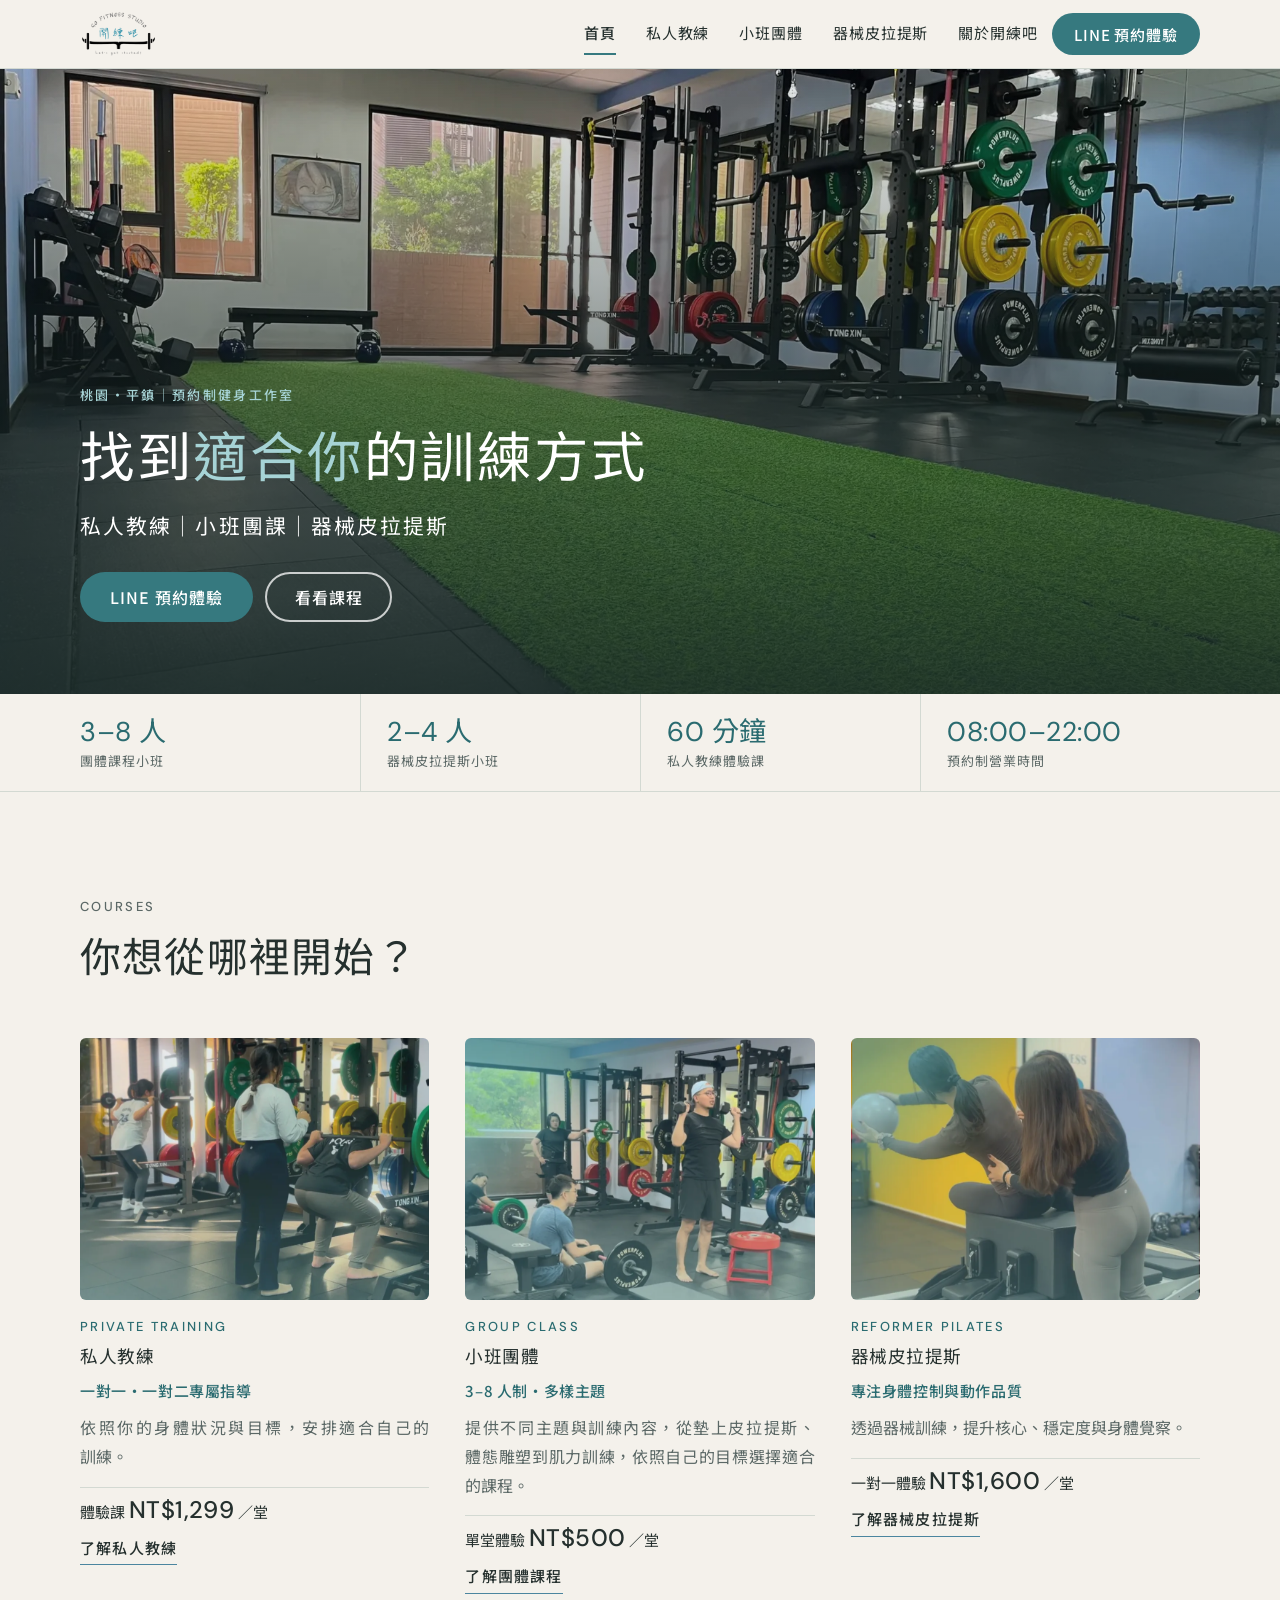
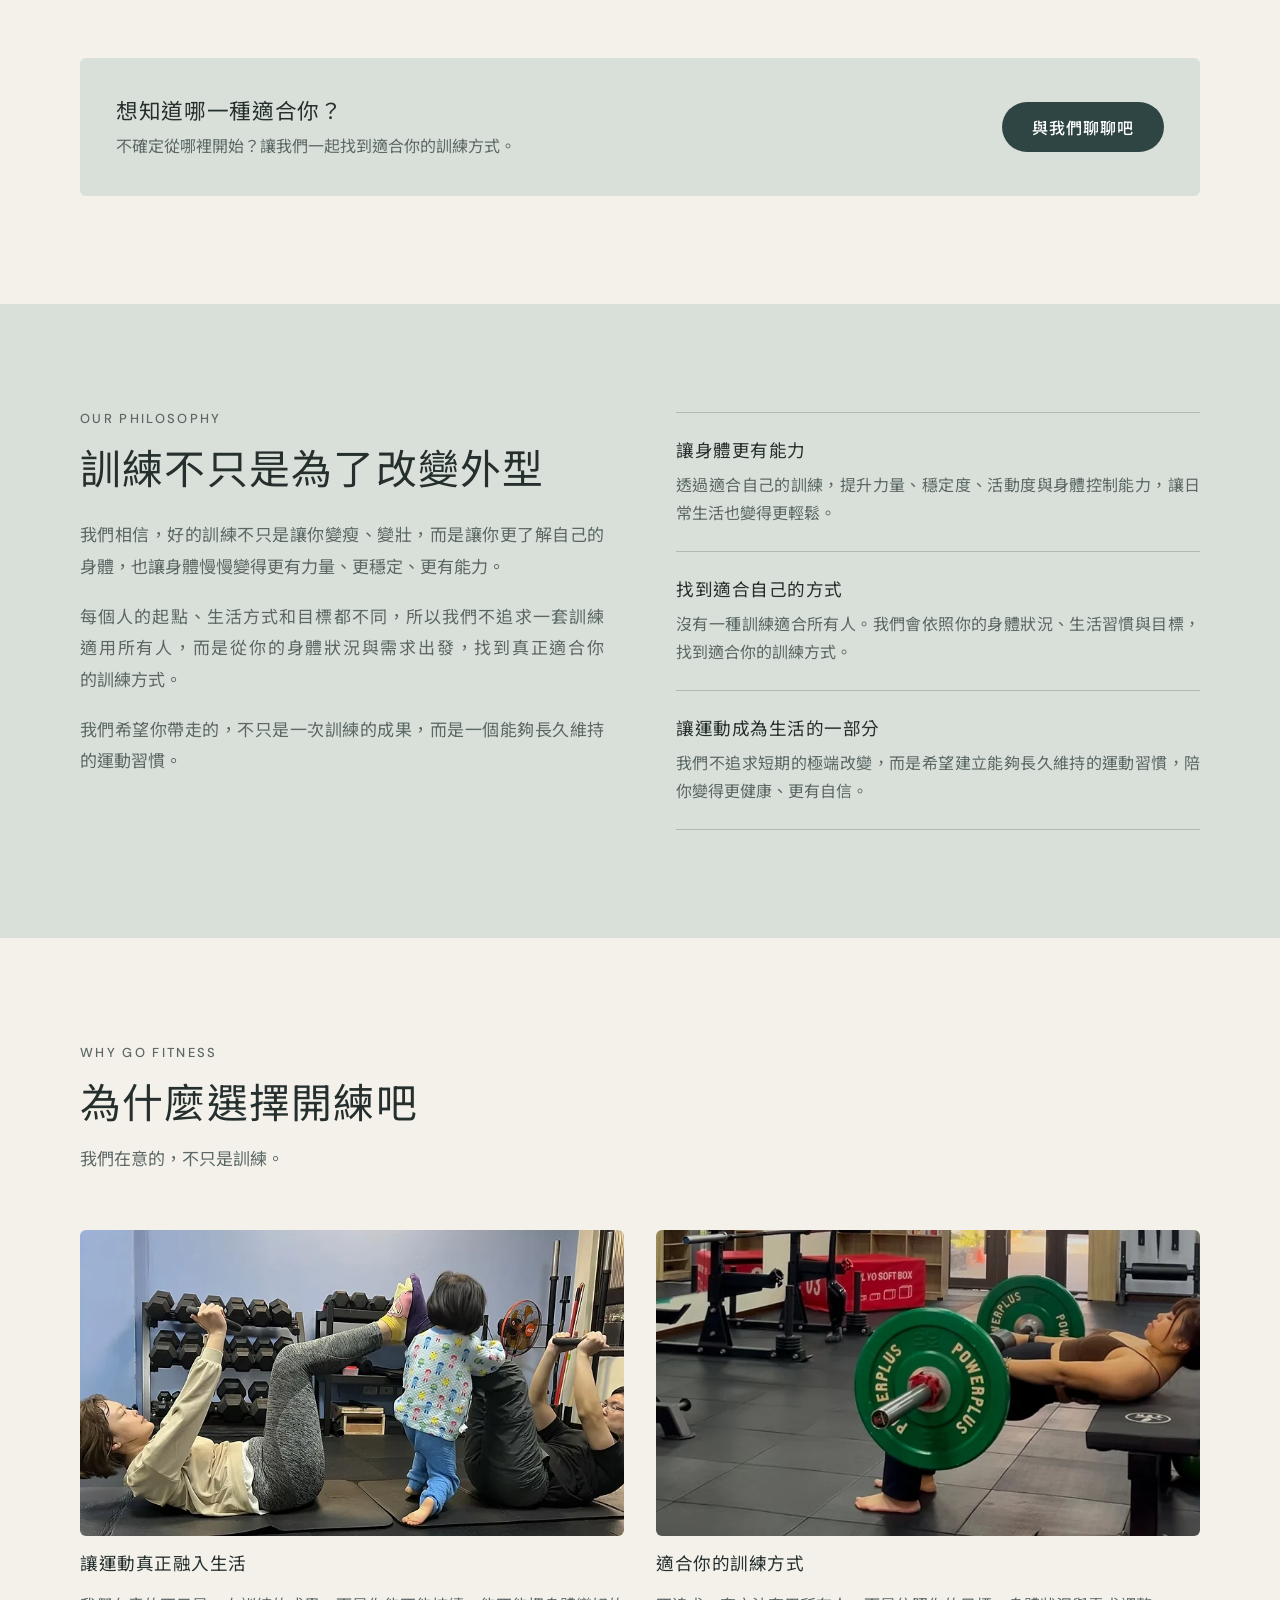
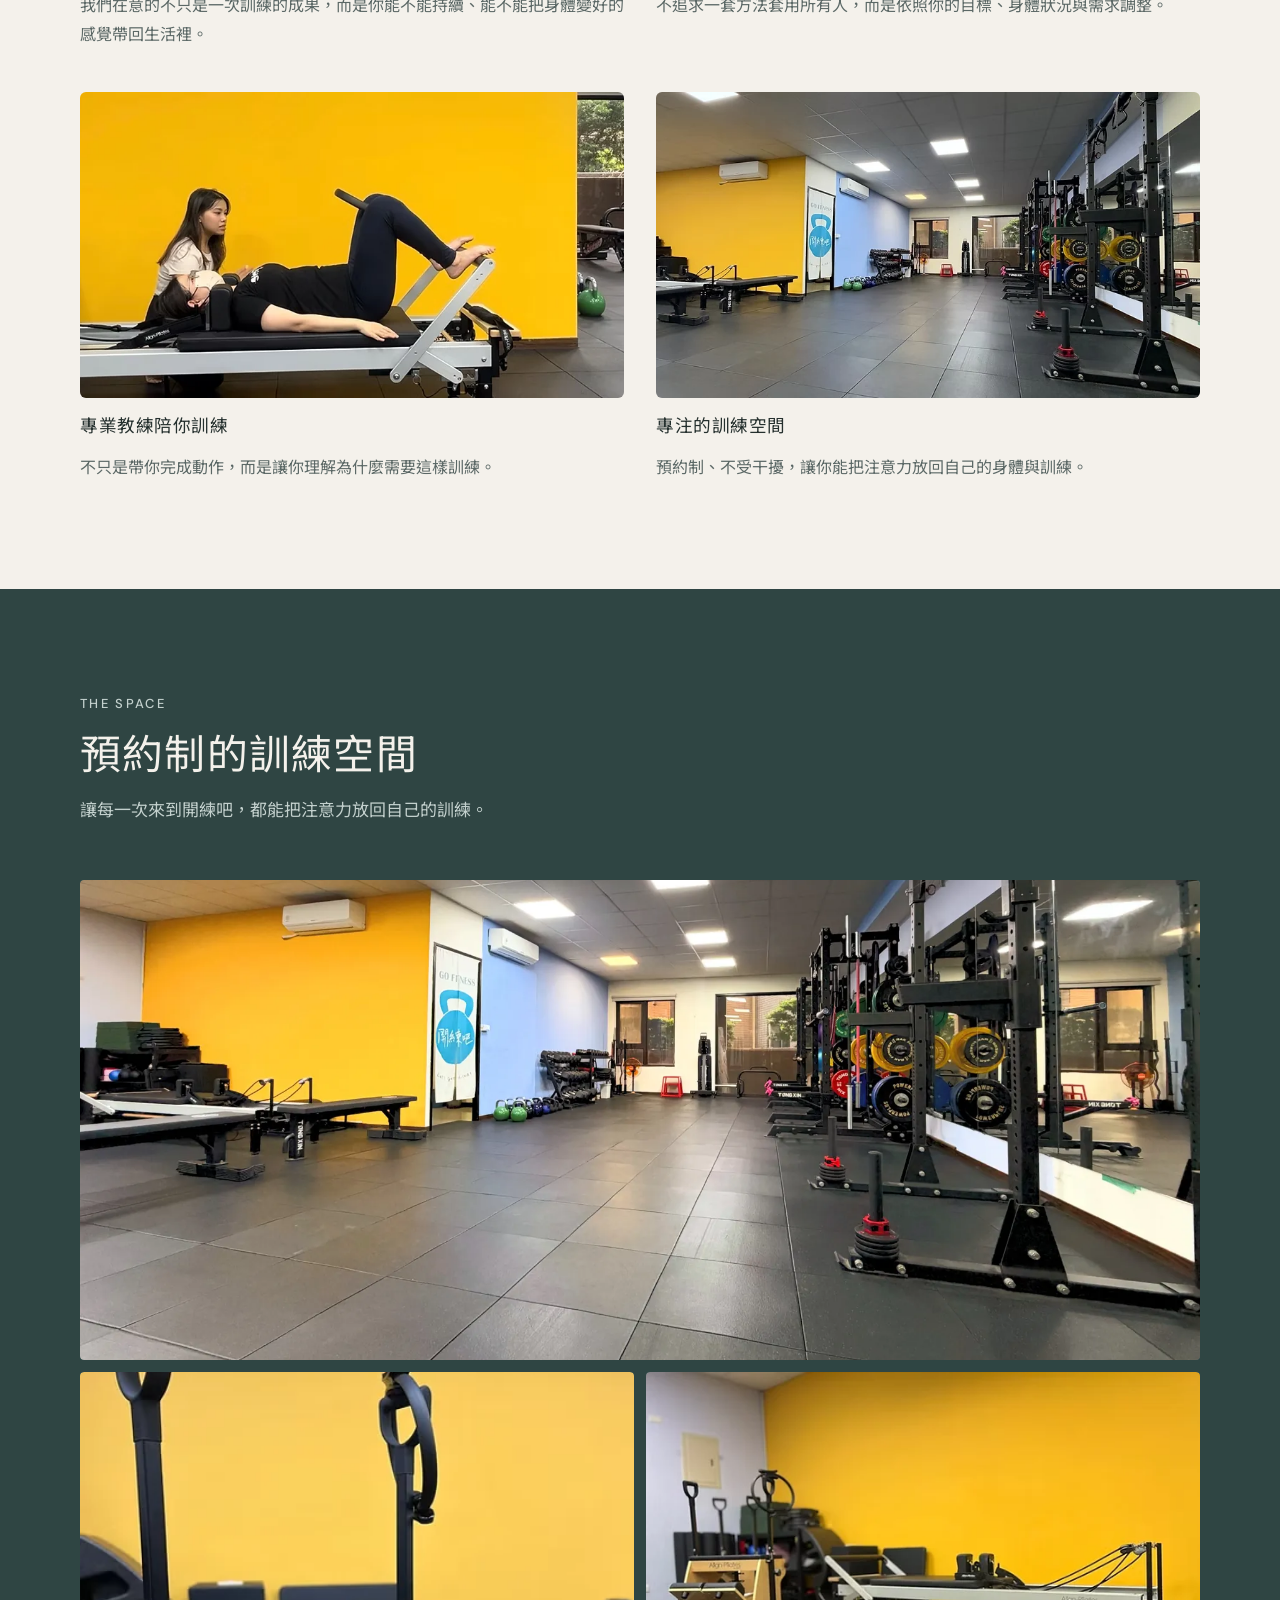
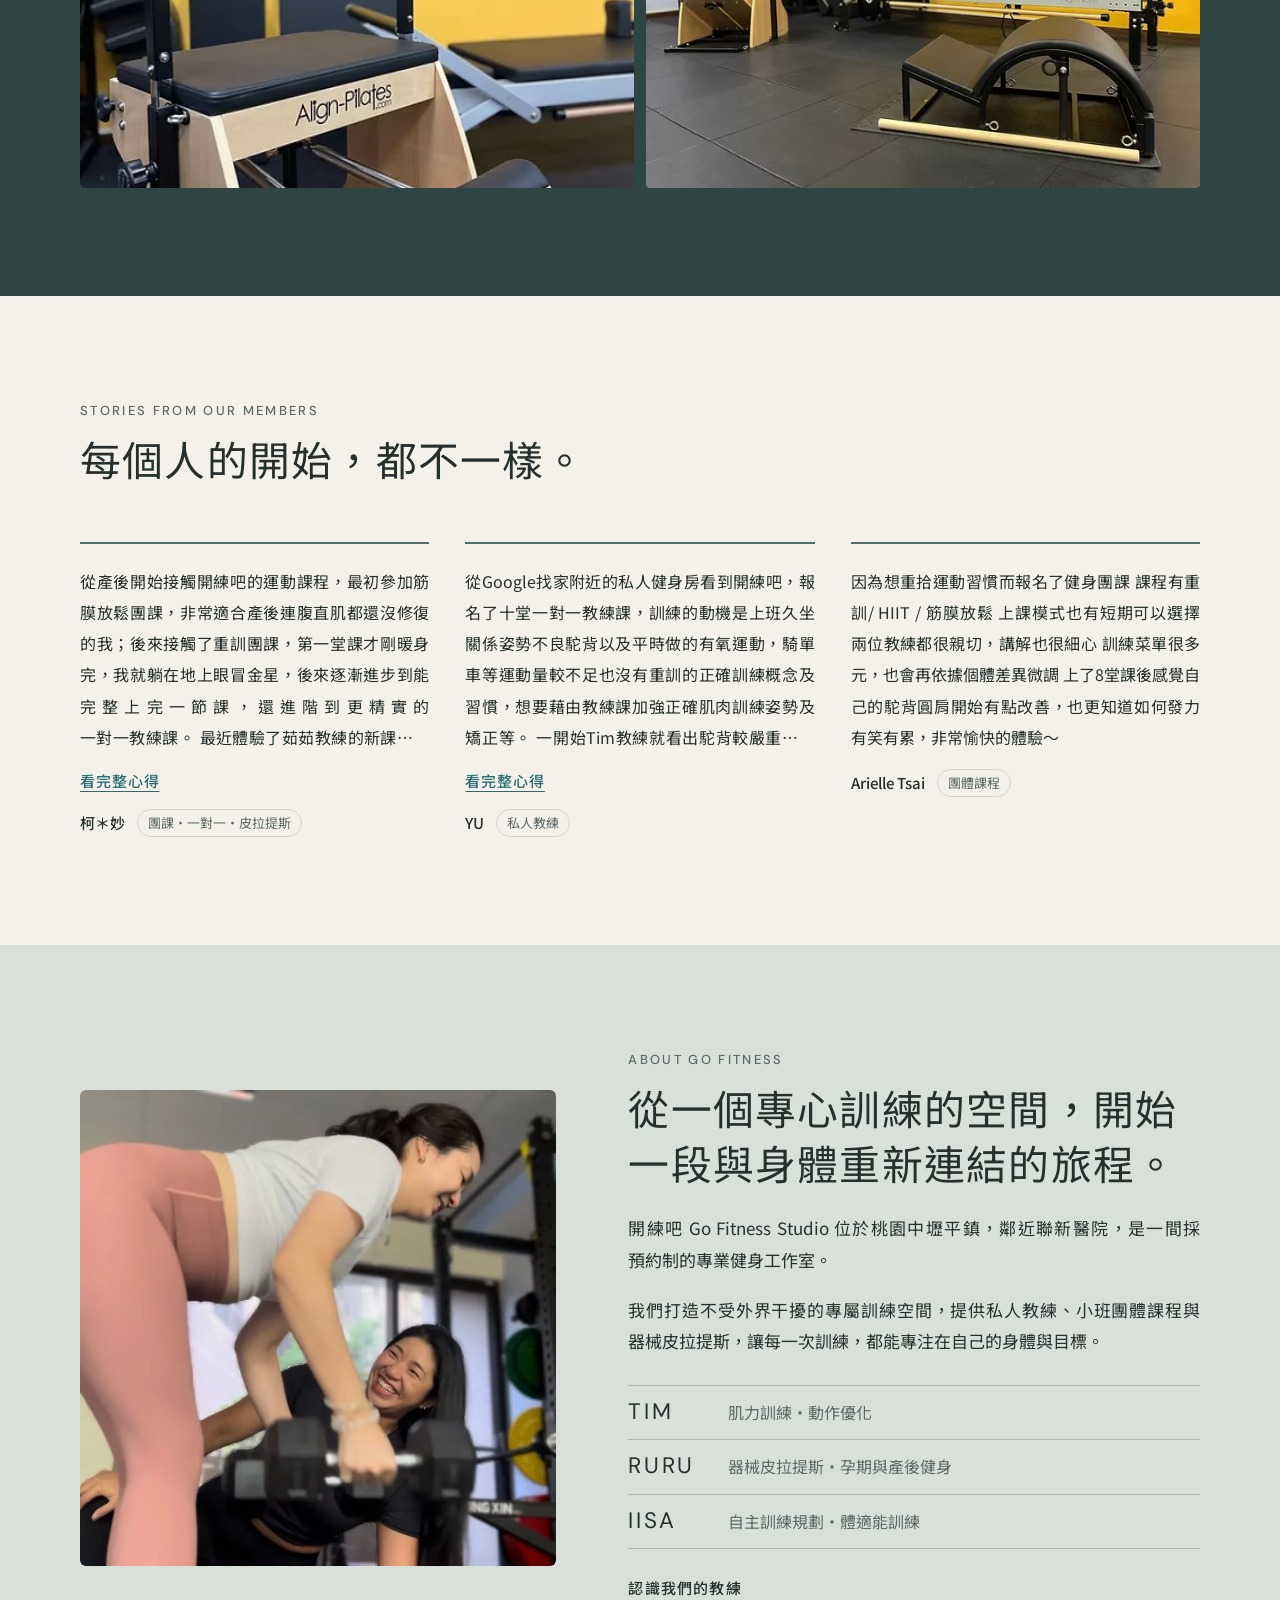
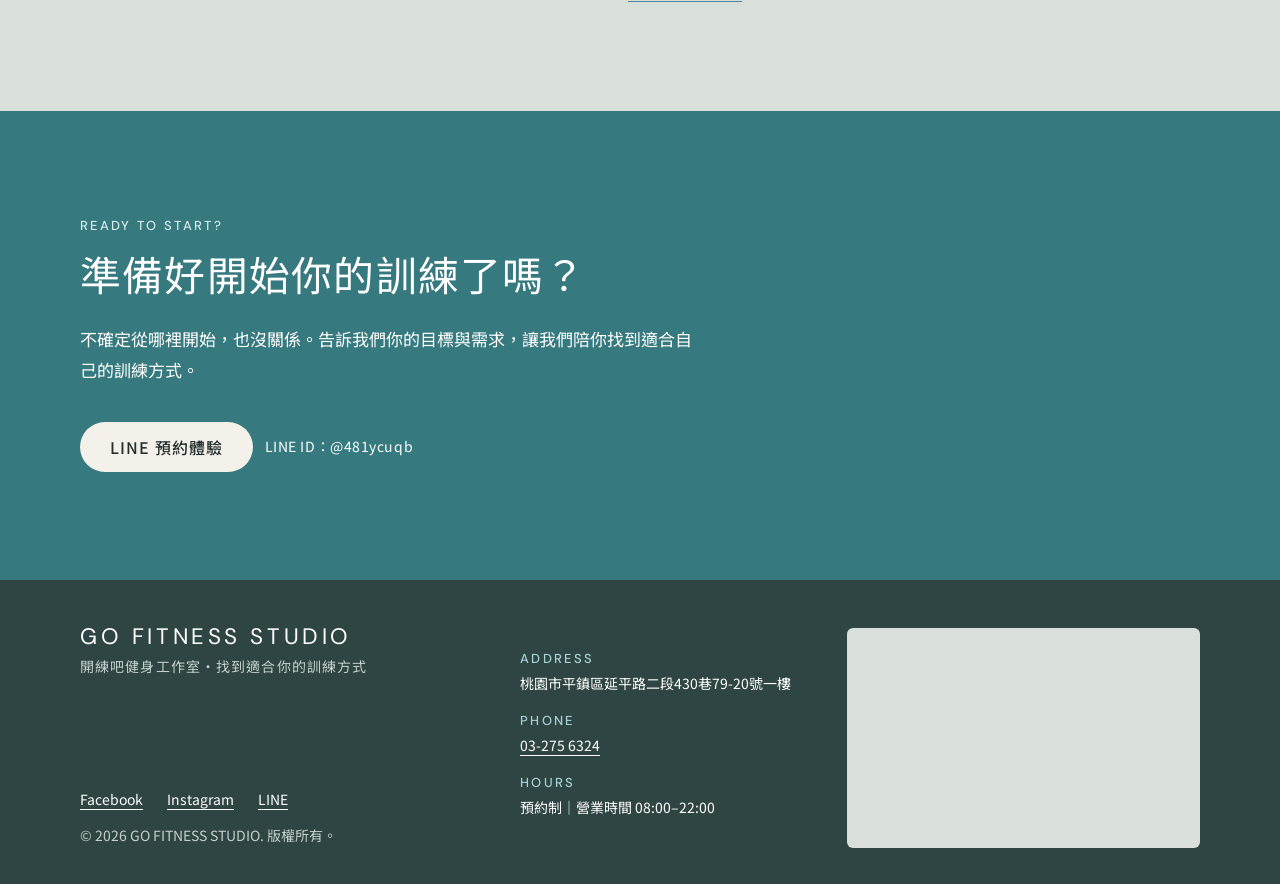
<file: index.html>
<!doctype html>
<html lang="zh-Hant-TW">
<head>
<meta charset="utf-8">
<meta name="viewport" content="width=device-width, initial-scale=1, viewport-fit=cover">
<script>document.documentElement.classList.add('js');</script>
<title>桃園平鎮健身工作室｜私人教練・小班團課・器械皮拉提斯｜開練吧</title>
<meta name="description" content="開練吧 Go Fitness Studio 位於桃園平鎮，鄰近聯新醫院，提供私人教練、小班團課與器械皮拉提斯。預約制、不受干擾，歡迎預約體驗，找到適合自己的訓練方式。">
<meta name="google-site-verification" content="hM3HOkTRv69-ghPMNqDift4qCiu5x6HmLFyJXaJZGbo" />
<link rel="canonical" href="https://gofitness110.github.io/official-site/">
<meta property="og:url" content="https://gofitness110.github.io/official-site/">
<meta property="og:type" content="website">
<meta property="og:site_name" content="開練吧健身工作室 Go Fitness Studio">
<meta property="og:title" content="桃園平鎮健身工作室｜私人教練・小班團課・器械皮拉提斯｜開練吧">
<meta property="og:description" content="位於桃園平鎮、預約制的健身工作室。私人教練、小班團課與器械皮拉提斯，歡迎預約體驗。">
<meta property="og:image" content="https://gofitness110.github.io/official-site/images/og.jpg">
<meta name="twitter:card" content="summary_large_image">
<link rel="icon" href="images/favicon-round.png?v=2">
<link rel="preconnect" href="https://fonts.googleapis.com">
<link rel="preconnect" href="https://fonts.gstatic.com" crossorigin>
<link rel="stylesheet" href="https://fonts.googleapis.com/css2?family=DM+Sans:wght@400;500&family=Noto+Sans+TC:wght@300;400;500&display=swap">
<script type="application/ld+json">
{
  "@context": "https://schema.org",
  "@type": "ExerciseGym",
  "name": "開練吧健身工作室 Go Fitness Studio",
  "description": "位於桃園平鎮、預約制的健身工作室，提供私人教練、小班團課與器械皮拉提斯。",
  "image": "images/og.jpg",
  "telephone": "+886-3-275-6324",
  "address": {
    "@type": "PostalAddress",
    "streetAddress": "延平路二段430巷79-20號1樓",
    "addressLocality": "平鎮區",
    "addressRegion": "桃園市",
    "addressCountry": "TW"
  },
  "sameAs": [
    "https://www.facebook.com/gofitness110",
    "https://www.instagram.com/gofitness.110",
    "https://lin.ee/pQq4I0h"
  ]
}
</script>
<link rel="stylesheet" href="css/style.css">
</head>
<body>

<header class="site-header">
  <div class="wrap header-in">
    <a class="brand" href="index.html" aria-label="開練吧健身工作室 回到首頁"><img src="images/logo.webp" alt="開練吧健身工作室 Go Fitness Studio" width="420" height="251"></a>
    <nav class="nav" id="site-nav" aria-label="主選單">
      <a href="index.html" aria-current="page">首頁</a>
      <a href="personal-trainer.html"><span class="nb">私人教練</span></a>
      <a href="group-class.html">小班團體</a>
      <a href="pilates.html"><span class="nb">器械皮拉提斯</span></a>
      <a href="about.html">關於<span class="nb">開練吧</span></a>
    </nav>
    <a class="btn btn-teal btn-sm header-cta" href="https://lin.ee/pQq4I0h">LINE 預約體驗</a>
    <button class="menu-btn" type="button" aria-expanded="false" aria-controls="site-nav" aria-label="開啟選單"><span></span></button>
  </div>
</header>

<main id="top">

  <section class="hero" aria-labelledby="hero-title">
    <img class="hero-img" src="images/hero.webp" width="1800" height="1012" fetchpriority="high" alt="開練吧健身工作室的訓練空間：綠色草皮跑道、啞鈴架、深蹲架與彩色槓片">
    <div class="wrap hero-in">
      <p class="label">桃園・平鎮｜<span class="nb">預約制</span><span class="nb">健身工作室</span></p>
      <h1 id="hero-title">找到<mark>適合你</mark>的<span class="nb">訓練方式</span></h1>
      <p class="hero-sub"><span class="nb">私人教練</span>｜<span class="nb">小班團課</span>｜<span class="nb">器械皮拉提斯</span></p>
      <div class="hero-actions">
        <a class="btn btn-teal" href="https://lin.ee/pQq4I0h">LINE 預約體驗</a>
        <a class="btn btn-ghost" href="#courses">看看課程</a>
      </div>
    </div>
  </section>

  <div class="facts-strip">
    <ul class="wrap facts" aria-label="開練吧一覽">
      <li><b>3–8&nbsp;人</b><span><span class="nb">團體課程</span>小班</span></li>
      <li><b>2–4&nbsp;人</b><span><span class="nb">器械皮拉提斯</span>小班</span></li>
      <li><b>60&nbsp;分鐘</b><span><span class="nb">私人教練</span><span class="nb">體驗課</span></span></li>
      <li><b>08:00–22:00</b><span><span class="nb">預約制</span>營業時間</span></li>
    </ul>
  </div>

  <section class="band" id="courses" aria-labelledby="courses-title">
    <div class="wrap">
      <div class="sec-head">
        <p class="label">Courses</p>
        <h2 id="courses-title">你想從哪裡開始？</h2>
      </div>
      <div class="courses">

        <article class="course">
          <a class="course-img" href="personal-trainer.html" tabindex="-1" aria-hidden="true"><img src="images/card-pt.webp" width="960" height="727" loading="lazy" decoding="async" alt="教練在一旁看顧學員進行槓鈴深蹲訓練"></a>
          <p class="label">Private Training</p>
          <h3><span class="nb">私人教練</span></h3>
          <p class="course-lead"><span class="nb">一對一</span>・<span class="nb">一對二</span>專屬指導</p>
          <p>依照你的身體狀況與目標，安排適合自己的訓練。</p>
          <p class="price"><span class="nb">體驗課</span><strong>NT$1,299</strong>／堂</p>
          <a class="more" href="personal-trainer.html">了解<span class="nb">私人教練</span></a>
        </article>

        <article class="course">
          <a class="course-img" href="group-class.html" tabindex="-1" aria-hidden="true"><img src="images/card-group.webp" width="960" height="727" loading="lazy" decoding="async" alt="團體課程中，教練示範啞鈴肩推，學員在一旁跟著練習"></a>
          <p class="label">Group Class</p>
          <h3>小班團體</h3>
          <p class="course-lead">3–8&nbsp;人制・多樣主題</p>
          <p>提供不同主題與訓練內容，從<span class="nb">墊上皮拉提斯</span>、<span class="nb">體態雕塑</span>到<span class="nb">肌力訓練</span>，依照自己的目標選擇適合的課程。</p>
          <p class="price">單堂體驗<strong>NT$500</strong>／堂</p>
          <a class="more" href="group-class.html">了解<span class="nb">團體課程</span></a>
        </article>

        <article class="course">
          <a class="course-img" href="pilates.html" tabindex="-1" aria-hidden="true"><img src="images/card-pilates.webp" width="960" height="727" loading="lazy" decoding="async" alt="教練在核心床旁協助學員進行器械皮拉提斯，學員手持小球"></a>
          <p class="label">Reformer Pilates</p>
          <h3><span class="nb">器械皮拉提斯</span></h3>
          <p class="course-lead">專注身體控制與動作品質</p>
          <p>透過器械訓練，提升核心、穩定度與身體覺察。</p>
          <p class="price"><span class="nb">一對一</span>體驗<strong>NT$1,600</strong>／堂</p>
          <a class="more" href="pilates.html">了解<span class="nb">器械皮拉提斯</span></a>
        </article>

      </div>

      <div class="helper">
        <div class="h-text">
          <h3>想知道哪一種適合你？</h3>
          <p>不確定從哪裡開始？讓我們一起找到適合你的<span class="nb">訓練方式</span>。</p>
        </div>
        <a class="btn btn-ink" href="https://lin.ee/pQq4I0h">與我們聊聊吧</a>
      </div>
    </div>
  </section>

  <section class="band tint" id="philosophy" aria-labelledby="philo-title">
    <div class="wrap philo">
      <div class="sec-head" style="margin-bottom:0">
        <p class="label">Our Philosophy</p>
        <h2 id="philo-title">訓練不只是為了改變外型</h2>
        <div class="copy" style="margin-top:10px">
          <p>我們相信，好的訓練不只是讓你變瘦、變壯，而是讓你更了解自己的身體，也讓身體慢慢變得更有力量、更穩定、更有能力。</p>
          <p>每個人的起點、生活方式和目標都不同，所以我們不追求一套訓練適用所有人，而是從你的身體狀況與需求出發，找到真正適合你的<span class="nb">訓練方式</span>。</p>
          <p>我們希望你帶走的，不只是一次訓練的成果，而是一個能夠長久維持的運動習慣。</p>
        </div>
      </div>
      <ul class="pillars">
        <li>
          <h3>讓身體更有能力</h3>
          <p>透過適合自己的訓練，提升力量、穩定度、活動度與身體控制能力，讓日常生活也變得更輕鬆。</p>
        </li>
        <li>
          <h3>找到適合自己的方式</h3>
          <p>沒有一種訓練適合所有人。我們會依照你的身體狀況、生活習慣與目標，找到適合你的<span class="nb">訓練方式</span>。</p>
        </li>
        <li>
          <h3>讓運動成為生活的一部分</h3>
          <p>我們不追求短期的極端改變，而是希望建立能夠長久維持的運動習慣，陪你變得更健康、更有自信。</p>
        </li>
      </ul>
    </div>
  </section>

  <section class="band" aria-labelledby="why-title">
    <div class="wrap">
      <div class="sec-head">
        <p class="label">Why Go Fitness</p>
        <h2 id="why-title">為什麼選擇<span class="nb">開練吧</span></h2>
        <p>我們在意的，不只是訓練。</p>
      </div>
      <div class="why">
        <figure>
          <img src="images/why-family.webp" width="922" height="432" loading="lazy" decoding="async" alt="家長帶著小孩一起在墊上做核心訓練">
          <h3>讓運動真正融入生活</h3>
          <p>我們在意的不只是一次訓練的成果，而是你能不能持續、能不能把身體變好的感覺帶回生活裡。</p>
        </figure>
        <figure>
          <img src="images/why-hipthrust.webp" width="922" height="432" loading="lazy" decoding="async" alt="學員在長凳上進行槓鈴臀推訓練">
          <h3>適合你的<span class="nb">訓練方式</span></h3>
          <p>不追求一套方法套用所有人，而是依照你的目標、身體狀況與需求調整。</p>
        </figure>
        <figure>
          <img src="images/why-reformer.webp" width="922" height="432" loading="lazy" decoding="async" alt="教練指導學員在皮拉提斯核心床上訓練">
          <h3>專業教練陪你訓練</h3>
          <p>不只是帶你完成動作，而是讓你理解為什麼需要這樣訓練。</p>
        </figure>
        <figure>
          <img src="images/why-space.webp" width="922" height="432" loading="lazy" decoding="async" alt="開練吧寬敞的訓練空間，牆面為黃色與藍色，右側是深蹲架">
          <h3>專注的訓練空間</h3>
          <p><span class="nb">預約制</span>、不受干擾，讓你能把注意力放回自己的身體與訓練。</p>
        </figure>
      </div>
    </div>
  </section>

  <section class="band on-dark" id="space" aria-labelledby="space-title">
    <div class="wrap">
      <div class="sec-head">
        <p class="label">The Space</p>
        <h2 id="space-title"><span class="nb">預約制</span>的訓練空間</h2>
        <p>讓每一次來到<span class="nb">開練吧</span>，都能把注意力放回自己的訓練。</p>
      </div>
      <div class="gallery">
        <figure class="g-turf"><img src="images/space-wide.webp" width="1800" height="900" loading="lazy" decoding="async" alt="訓練空間全景：黃色與藍色牆面、器械皮拉提斯區與深蹲架"></figure>
        <figure class="g-chair"><img src="images/gal-chair.webp" width="492" height="656" loading="lazy" decoding="async" alt="Align-Pilates 平衡椅"></figure>
        <figure class="g-equip"><img src="images/gal-equip.webp" width="643" height="482" loading="lazy" decoding="async" alt="器械皮拉提斯區的核心床、平衡椅與脊椎調整器"></figure>
      </div>
    </div>
  </section>

  <section class="band" id="stories" aria-labelledby="stories-title">
    <div class="wrap">
      <div class="sec-head">
        <p class="label">Stories From Our Members</p>
        <h2 id="stories-title">每個人的開始，都不一樣。</h2>
      </div>
      <div class="quotes">
        <blockquote class="quote is-clamped" style="margin:0">
          <p>從產後開始接觸<span class="nb">開練吧</span>的運動課程，最初參加筋膜放鬆團課，非常適合產後連腹直肌都還沒修復的我；後來接觸了重訓團課，第一堂課才剛暖身完，我就躺在地上眼冒金星，後來逐漸進步到能完整上完一節課，還進階到更精實的<span class="nb">一對一教練課</span>。 最近體驗了茹茹教練的新課程－<span class="nb">皮拉提斯</span>+<span class="nb">核心床</span>，相較於重訓，<span class="nb">皮拉提斯</span>課程中更專注在呼吸與精雕每次肌肉做動的平衡控制。每個動作都在感受、協調身體的每一個部位，腦子很忙，忙著接收身體各種不同訊號。因為沒有負重，上完課後身體也很輕鬆。雖然當天晚上還是痠痛哈哈。 一直以來都很喜歡茹茹教練溫柔激勵的上課方式，適時地依據學員的身體狀況微調課程內容，換個方式喚醒要訓練的肌肉，每次上課後雖然都好累，但有滿滿突破自我的<span class="nb">成就感</span>。</p>
          <button class="quote-more" type="button" aria-expanded="false">看完整心得</button>
          <footer><b>柯＊妙</b><span class="tag">團課・<span class="nb">一對一</span>・<span class="nb">皮拉提斯</span></span></footer>
        </blockquote>
        <blockquote class="quote is-clamped" style="margin:0">
          <p>從Google找家附近的私人健身房看到<span class="nb">開練吧</span>，報名了十堂<span class="nb">一對一教練課</span>，訓練的動機是上班久坐關係姿勢不良駝背以及平時做的有氧運動，騎單車等運動量較不足也沒有重訓的正確訓練概念及習慣，想要藉由教練課加強正確肌肉訓練姿勢及矯正等。 一開始Tim教練就看出駝背較嚴重及沒有正確使用到腹部呼吸等情況，並細心提出調整方式，目前自己會有意識調整並且改善許多，如果一開始沒有抓到正確的訓練姿勢，教練也會用別的方式、說明、或調整角度讓自己更好理解錯誤的原因進而有效調整。目前的訓練情況及體能等也有逐漸改善，如果有個人想要加強訓練或是想調整自己不足的部分也可以和教練討論<span class="nb">一對一</span>課程內容。 環境上面也很寬敞，小班最多8人同個時段也不會有太多人員在同一環境，同樣社恐或是想要短期間加強訓練正確的姿勢、方式改善體能、肌肉耐力等也推薦上<span class="nb">一對一教練課</span></p>
          <button class="quote-more" type="button" aria-expanded="false">看完整心得</button>
          <footer><b>YU</b><span class="tag"><span class="nb">私人教練</span></span></footer>
        </blockquote>
        <blockquote class="quote" style="margin:0">
          <p>因為想重拾運動習慣而報名了健身團課 課程有重訓/ HIIT / 筋膜放鬆 上課模式也有短期可以選擇 兩位教練都很親切，講解也很細心 訓練菜單很多元，也會再依據個體差異微調 上了8堂課後感覺自己的駝背圓肩開始有點改善，也更知道如何發力 有笑有累，<span class="nb">非常愉快</span><span class="nb">的體驗～</span></p>
          <footer><b>Arielle Tsai</b><span class="tag"><span class="nb">團體課程</span></span></footer>
        </blockquote>
      </div>
    </div>
  </section>

  <section class="band tint" id="about" aria-labelledby="about-title">
    <div class="wrap about">
      <img class="about-img" src="images/about-coach.webp" width="856" height="856" loading="lazy" decoding="async" alt="教練在一旁陪伴學員進行啞鈴划船訓練，兩人都帶著笑容">
      <div>
        <div class="sec-head" style="margin-bottom:22px">
          <p class="label">About Go Fitness</p>
          <h2 id="about-title">從一個專心訓練的空間，開始一段與身體重新連結的旅程。</h2>
        </div>
        <div class="copy">
          <p><span class="nb">開練吧</span> Go Fitness Studio 位於<span class="nb">桃園中壢平鎮</span>，鄰近<span class="nb">聯新醫院</span>，是一間採<span class="nb">預約制</span>的專業<span class="nb">健身工作室</span>。</p>
          <p>我們打造不受外界干擾的專屬訓練空間，提供<span class="nb">私人教練</span>、小班<span class="nb">團體課程</span>與<span class="nb">器械皮拉提斯</span>，讓每一次訓練，都能專注在自己的身體與目標。</p>
        </div>
        <ul class="coaches" aria-label="教練團隊">
          <li><b>TIM</b><span><span class="nb">肌力訓練</span>・動作優化</span></li>
          <li><b>RURU</b><span><span class="nb">器械皮拉提斯</span>・<span class="nb">孕期與產後健身</span></span></li>
          <li><b>IISA</b><span>自主訓練規劃・體適能訓練</span></li>
        </ul>
        <p style="margin-top:22px"><a class="more" href="about.html#coaches">認識我們的教練</a></p>
      </div>
    </div>
  </section>

  <section class="band cta-band" id="contact" aria-labelledby="cta-title">
    <div class="wrap cta">
      <div>
        <div class="sec-head" style="margin-bottom:22px">
          <p class="label">Ready to Start?</p>
          <h2 id="cta-title">準備好開始你的訓練了嗎？</h2>
        </div>
        <div class="copy">
          <p>不確定從哪裡開始，也沒關係。告訴我們你的目標與需求，讓我們陪你找到適合自己的<span class="nb">訓練方式</span>。</p>
        </div>
        <div class="cta-actions">
          <a class="btn btn-cream" href="https://lin.ee/pQq4I0h">LINE 預約體驗</a>
          <span class="line-id">LINE ID：@481ycuqb</span>
        </div>
      </div>
    </div>
  </section>

</main>

<footer class="site-footer">
  <div class="wrap foot">
    <div class="foot-brand">
      <p class="foot-name">GO FITNESS STUDIO<small><span class="nb">開練吧</span><span class="nb">健身工作室</span>・找到適合你的<span class="nb">訓練方式</span></small></p>
    </div>
    <div class="info foot-card">
      <dl>
        <div><dt>Address</dt><dd>桃園市平鎮區延平路二段<span class="nb">430巷79-20號一樓</span></dd></div>
        <div><dt>Phone</dt><dd><a href="tel:+886032756324">03-275 6324</a></dd></div>
        <div><dt>Hours</dt><dd><span class="nb">預約制</span>｜營業時間 08:00–22:00</dd></div>
      </dl>
      <iframe class="map" title="開練吧健身工作室的 Google 地圖位置" src="https://www.google.com/maps?q=%E6%A1%83%E5%9C%92%E5%B8%82%E5%B9%B3%E9%8E%AE%E5%8D%80%E5%BB%B6%E5%B9%B3%E8%B7%AF%E4%BA%8C%E6%AE%B5430%E5%B7%B779-20%E8%99%9F&amp;hl=zh-TW&amp;z=17&amp;output=embed" loading="lazy" referrerpolicy="no-referrer-when-downgrade" allowfullscreen></iframe>
    </div>
    <div class="foot-meta">
      <p class="social"><a href="https://www.facebook.com/gofitness110">Facebook</a><a href="https://www.instagram.com/gofitness.110">Instagram</a><a href="https://lin.ee/pQq4I0h">LINE</a></p>
      <p>© 2026 GO FITNESS STUDIO. 版權所有。</p>
    </div>
  </div>
</footer>

<div class="dock" aria-label="快速預約">
  <a class="btn btn-teal" href="https://lin.ee/pQq4I0h">LINE 預約體驗</a>
  <a class="btn btn-outline" href="tel:+886032756324">撥打電話</a>
</div>

<script>
(function () {
  var btn = document.querySelector('.menu-btn');
  var nav = document.getElementById('site-nav');
  if (btn && nav) {
    btn.addEventListener('click', function () {
      var open = nav.classList.toggle('open');
      btn.setAttribute('aria-expanded', open ? 'true' : 'false');
      btn.setAttribute('aria-label', open ? '關閉選單' : '開啟選單');
    });
    nav.addEventListener('click', function (e) {
      if (e.target.tagName === 'A') {
        nav.classList.remove('open');
        btn.setAttribute('aria-expanded', 'false');
        btn.setAttribute('aria-label', '開啟選單');
      }
    });
  }
  var more = document.querySelectorAll('.quote-more');
  for (var i = 0; i < more.length; i++) {
    more[i].addEventListener('click', function () {
      var q = this.closest('.quote');
      var clamped = q.classList.toggle('is-clamped');
      this.textContent = clamped ? '看完整心得' : '收合';
      this.setAttribute('aria-expanded', clamped ? 'false' : 'true');
    });
  }
})();
</script>
</body>
</html>
</file>
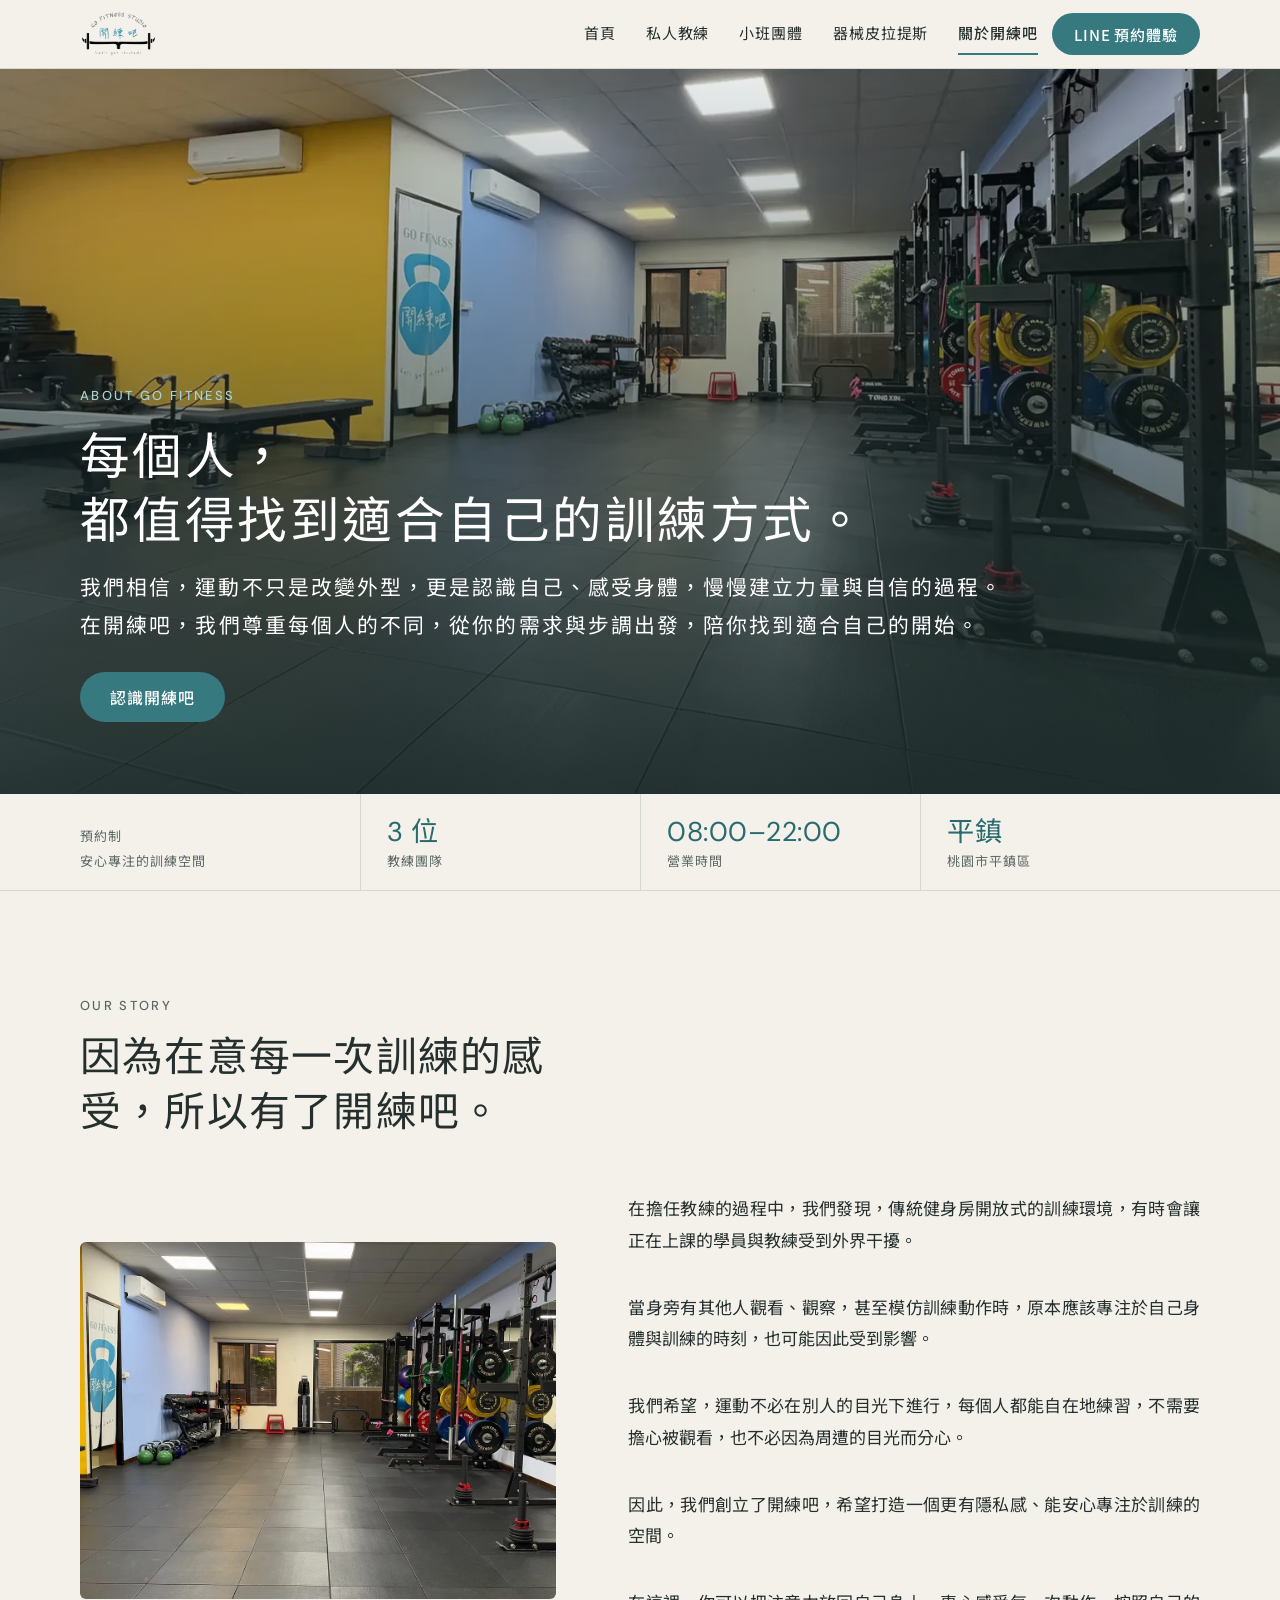
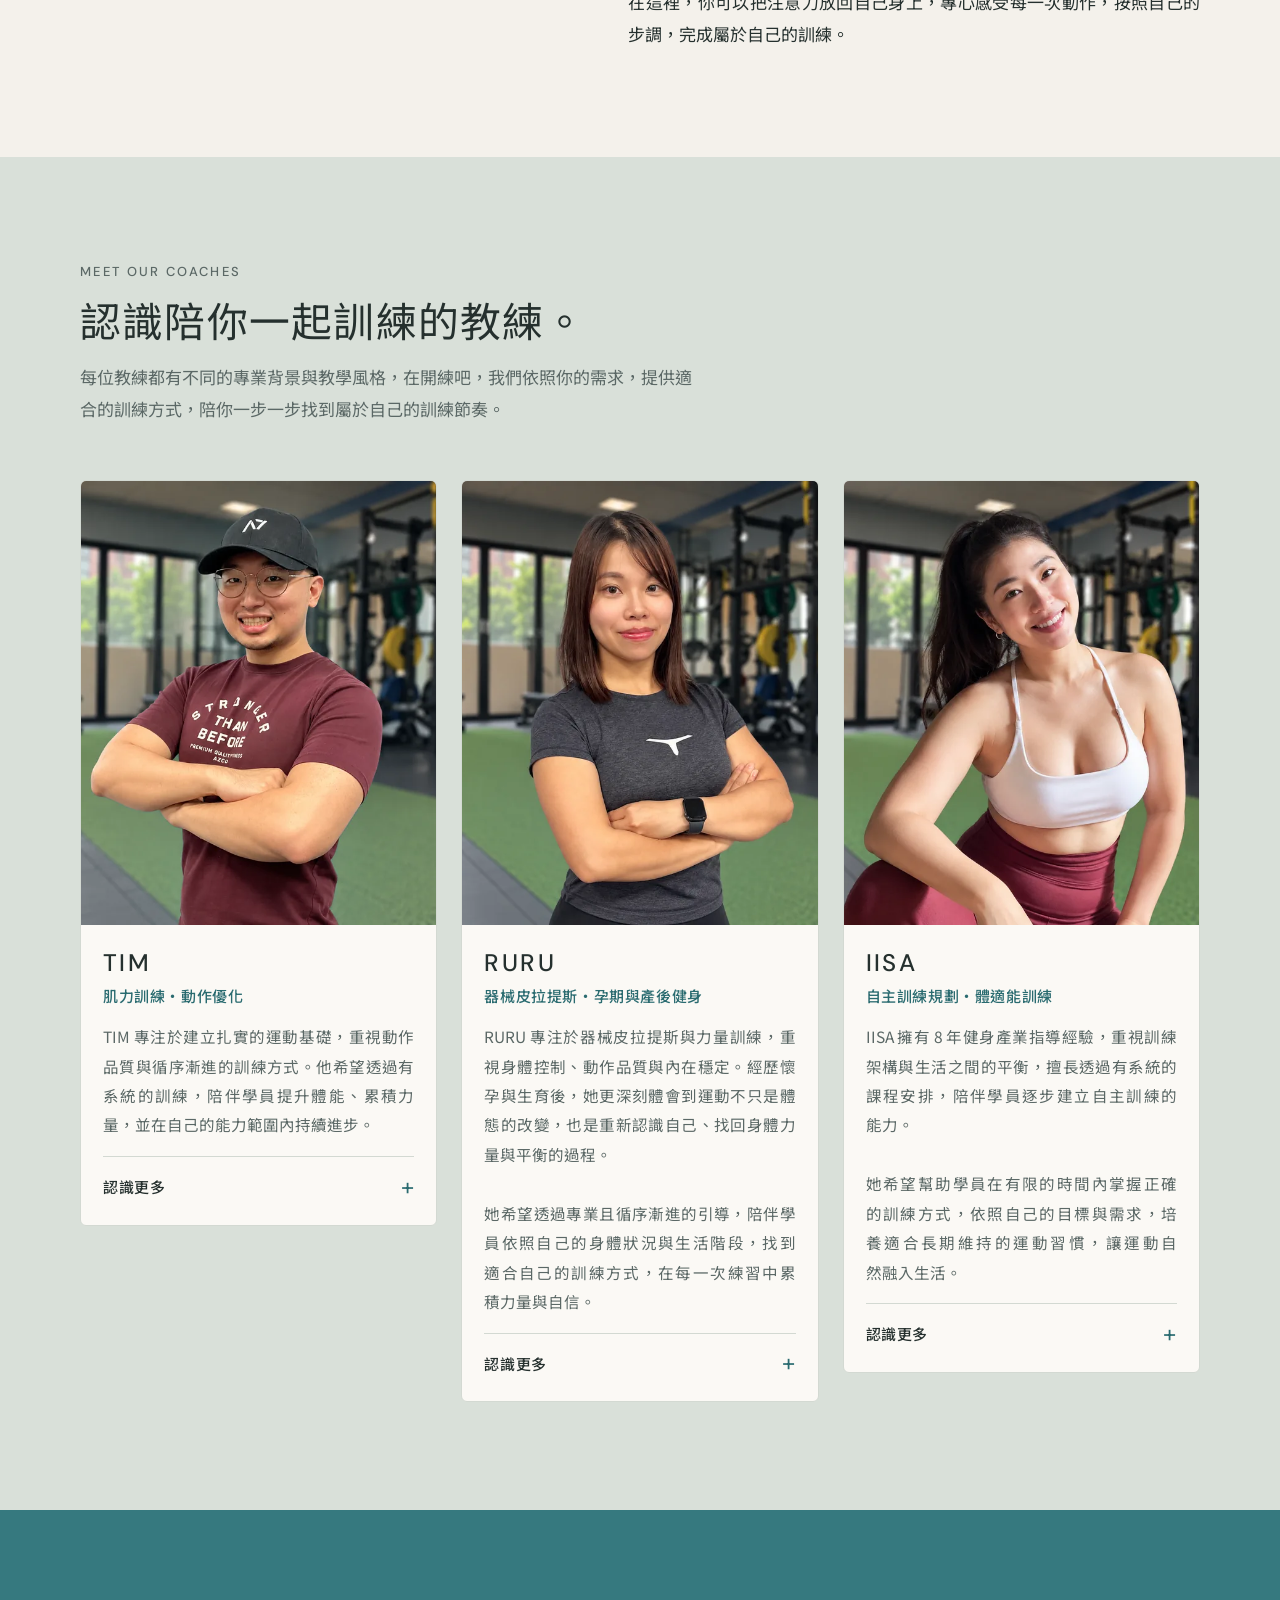
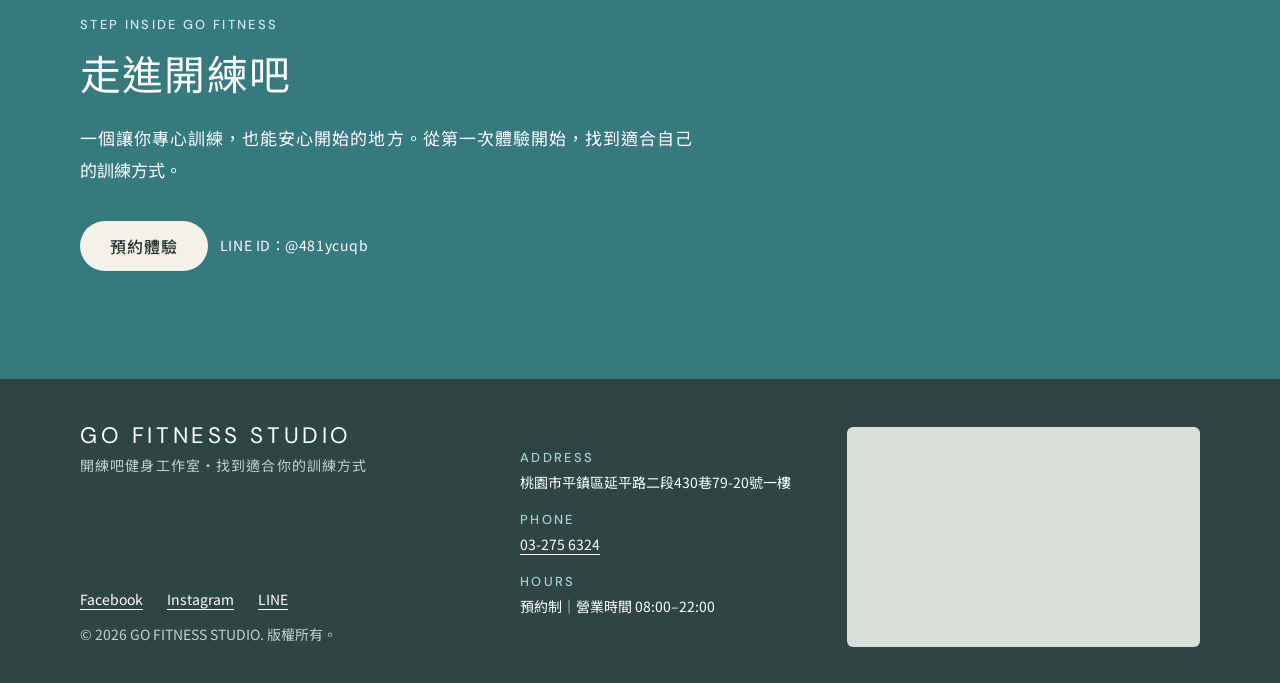
<file: about.html>
<!doctype html>
<html lang="zh-Hant-TW">
<head>
<meta charset="utf-8">
<meta name="viewport" content="width=device-width, initial-scale=1, viewport-fit=cover">
<script>document.documentElement.classList.add('js');</script>
<title>關於開練吧｜預約制健身工作室與教練介紹</title>
<meta name="description" content="開練吧是桃園平鎮的預約制健身工作室，打造有隱私感、能安心專注訓練的空間。認識 TIM、RURU、IISA 三位教練。">
<link rel="canonical" href="https://gofitness110.github.io/official-site/about.html">
<meta property="og:url" content="https://gofitness110.github.io/official-site/about.html">
<meta property="og:type" content="website">
<meta property="og:site_name" content="開練吧健身工作室 Go Fitness Studio">
<meta property="og:title" content="關於開練吧｜預約制健身工作室與教練介紹">
<meta property="og:description" content="每個人，都值得找到適合自己的訓練方式。預約制、有隱私感的訓練空間。">
<meta property="og:image" content="https://gofitness110.github.io/official-site/images/og.jpg">
<meta name="twitter:card" content="summary_large_image">
<link rel="icon" href="images/favicon-round.png?v=2">
<link rel="preconnect" href="https://fonts.googleapis.com">
<link rel="preconnect" href="https://fonts.gstatic.com" crossorigin>
<link rel="stylesheet" href="https://fonts.googleapis.com/css2?family=DM+Sans:wght@400;500&family=Noto+Sans+TC:wght@300;400;500&display=swap">
<script type="application/ld+json">
{
 "@context": "https://schema.org",
 "@type": "AboutPage",
 "name": "關於開練吧｜預約制健身工作室與教練介紹",
 "mainEntity": {
  "@type": "ExerciseGym",
  "name": "開練吧健身工作室 Go Fitness Studio",
  "address": "桃園市平鎮區延平路二段430巷79-20號1樓",
  "telephone": "+886-3-275-6324",
  "employee": [
   {
    "@type": "Person",
    "name": "TIM",
    "jobTitle": "教練"
   },
   {
    "@type": "Person",
    "name": "RURU",
    "jobTitle": "教練"
   },
   {
    "@type": "Person",
    "name": "IISA",
    "jobTitle": "教練"
   }
  ]
 }
}
</script>
<link rel="stylesheet" href="css/style.css">
</head>
<body>

<header class="site-header">
  <div class="wrap header-in">
    <a class="brand" href="index.html" aria-label="開練吧健身工作室 回到首頁"><img src="images/logo.webp" alt="開練吧健身工作室 Go Fitness Studio" width="420" height="251"></a>
    <nav class="nav" id="site-nav" aria-label="主選單">
      <a href="index.html">首頁</a>
      <a href="personal-trainer.html"><span class="nb">私人教練</span></a>
      <a href="group-class.html">小班團體</a>
      <a href="pilates.html"><span class="nb">器械皮拉提斯</span></a>
      <a href="about.html" aria-current="page">關於<span class="nb">開練吧</span></a>
    </nav>
    <a class="btn btn-teal btn-sm header-cta" href="https://lin.ee/pQq4I0h">LINE 預約體驗</a>
    <button class="menu-btn" type="button" aria-expanded="false" aria-controls="site-nav" aria-label="開啟選單"><span></span></button>
  </div>
</header>

<main id="top">

  <section class="hero" aria-labelledby="hero-title">
    <img class="hero-img" src="images/ab-hero.webp" width="1800" height="849" fetchpriority="high" alt="開練吧的訓練空間：寬敞的訓練區、深蹲架與槓片" style="object-position:35% 50%">
    <div class="wrap hero-in">
      <p class="label">About Go Fitness</p>
      <h1 id="hero-title" class="long">每個人，<br>都值得找到適合自己的<span class="nb">訓練方式</span>。</h1>
      <p class="hero-sub">我們相信，運動不只是改變外型，更是認識自己、感受身體，慢慢建立力量與自信的過程。在<span class="nb">開練吧</span>，我們尊重每個人的不同，從你的需求與步調出發，陪你找到適合自己的開始。</p>
      <div class="hero-actions">
        <a class="btn btn-teal" href="#story">認識<span class="nb">開練吧</span></a>
      </div>
    </div>
  </section>

  <div class="facts-strip">
    <ul class="wrap facts" aria-label="開練吧一覽">
      <li><b><span class="nb">預約制</span></b><span>安心專注的訓練空間</span></li>
      <li><b>3 位</b><span>教練團隊</span></li>
      <li><b>08:00–22:00</b><span>營業時間</span></li>
      <li><b>平鎮</b><span>桃園市平鎮區</span></li>
    </ul>
  </div>

  <section class="band" id="story" aria-labelledby="story-title">
    <div class="wrap">
      <div class="sec-head" style="max-width:40rem">
        <p class="label">Our Story</p>
        <h2 id="story-title">因為在意每一次訓練的感受，所以有了<span class="nb">開練吧</span>。</h2>
      </div>
      <div class="split">
        <img class="split-img wide" src="images/ab-story.webp" width="1474" height="860" loading="lazy" decoding="async" alt="開練吧的訓練空間，牆面掛著開練吧的門簾，右側是深蹲架與槓片">
        <div class="copy story-copy">
          <p>在擔任教練的過程中，我們發現，傳統健身房開放式的訓練環境，有時會讓正在上課的學員與教練受到外界干擾。</p>
          <p>當身旁有其他人觀看、觀察，甚至模仿訓練動作時，原本應該專注於自己身體與訓練的時刻，也可能因此受到影響。</p>
          <p>我們希望，運動不必在別人的目光下進行，每個人都能自在地練習，不需要擔心被觀看，也不必因為周遭的目光而分心。</p>
          <p>因此，我們創立了<span class="nb">開練吧</span>，希望打造一個更有隱私感、能安心專注於訓練的空間。</p>
          <p>在這裡，你可以把注意力放回自己身上，專心感受每一次動作，按照自己的步調，完成屬於自己的訓練。</p>
        </div>
      </div>
    </div>
  </section>

  <section class="band tint" id="coaches" aria-labelledby="coaches-title">
    <div class="wrap">
      <div class="sec-head">
        <p class="label">Meet Our Coaches</p>
        <h2 id="coaches-title">認識陪你一起訓練的教練。</h2>
        <p>每位教練都有不同的專業背景與教學風格，在<span class="nb">開練吧</span>，我們依照你的需求，提供適合的<span class="nb">訓練方式</span>，陪你一步一步找到屬於自己的訓練節奏。</p>
      </div>
      <div class="coaches-grid">
        <article class="member">
          <img src="images/coach-tim.webp" width="720" height="720" loading="lazy" decoding="async" alt="TIM 教練，戴著黑色帽子、雙手交叉微笑" style="object-position:50% 30%">
          <div class="member-body">
            <h3>TIM</h3>
            <p class="role"><span class="nb">肌力訓練</span>・動作優化</p>
            <p class="bio">TIM 專注於建立扎實的運動基礎，重視動作品質與循序漸進的<span class="nb">訓練方式</span>。他希望透過有系統的訓練，陪伴學員提升體能、累積力量，並在自己的能力範圍內持續進步。</p>
            <details>
              <summary><span class="q">認識更多</span></summary>
              <h4>專業證照與經歷</h4>
              <ul>
                <li>美國體適能協會 AFAA-WT</li>
                <li>怪獸訓練肌力與體能 C 級</li>
                <li>怪獸訓練教練研究所</li>
                <li>UK Boxercise Boxing instructor <span class="nb">拳擊指導教練認證</span></li>
                <li>孕力研究所：孕婦運動指導研習</li>
                <li>TRX 懸吊訓練指導研習</li>
                <li>國立體育大學運動保健學系</li>
              </ul>
              <h4>專業領域</h4>
              <ul>
                <li>動作矯正及優化</li>
                <li>增肌減脂</li>
                <li>運動按摩</li>
                <li>拳擊有氧</li>
                <li>功能性訓練</li>
                <li>銀髮族訓練</li>
              </ul>
            </details>
          </div>
        </article>
        <article class="member">
          <img src="images/coach-ruru.webp" width="720" height="720" loading="lazy" decoding="async" alt="RURU 教練，穿著灰色運動上衣、雙手交叉" style="object-position:50% 30%">
          <div class="member-body">
            <h3>RURU</h3>
            <p class="role"><span class="nb">器械皮拉提斯</span>・<span class="nb">孕期與產後健身</span></p>
            <p class="bio">RURU 專注於<span class="nb">器械皮拉提斯</span>與力量訓練，重視身體控制、動作品質與內在穩定。經歷懷孕與生育後，她更深刻體會到運動不只是體態的改變，也是重新認識自己、找回身體力量與平衡的過程。<br><br>她希望透過專業且循序漸進的引導，陪伴學員依照自己的身體狀況與生活階段，找到適合自己的<span class="nb">訓練方式</span>，在每一次練習中累積<span class="nb">力量與自信。</span></p>
            <details>
              <summary><span class="q">認識更多</span></summary>
              <h4>專業證照與經歷</h4>
              <ul>
                <li>Balanced Body® Reformer I–III</li>
                <li>Balanced Body® Mat Pilates I–III</li>
                <li>怪獸訓練肌力與體能 C 級</li>
                <li>孕力研究所：孕婦運動指導研習</li>
                <li>FGT 功能性臀肌研習</li>
              </ul>
              <h4>專業領域</h4>
              <ul>
                <li>身心整合與平衡</li>
                <li><span class="nb">器械皮拉提斯</span></li>
                <li>女性功能性訓練</li>
                <li>體態調整</li>
                <li>銀髮族訓練</li>
                <li><span class="nb">孕期與產後</span>核心訓練</li>
              </ul>
            </details>
          </div>
        </article>
        <article class="member">
          <img src="images/coach-iisa.webp" width="720" height="720" loading="lazy" decoding="async" alt="IISA 教練，綁著馬尾、側頭微笑" style="object-position:50% 25%">
          <div class="member-body">
            <h3>IISA</h3>
            <p class="role">自主訓練規劃・體適能訓練</p>
            <p class="bio">IISA 擁有 8 年健身產業指導經驗，重視訓練架構與生活之間的平衡，擅長透過有系統的課程安排，陪伴學員逐步建立自主訓練的能力。<br><br>她希望幫助學員在有限的時間內掌握正確的<span class="nb">訓練方式</span>，依照自己的目標與需求，培養適合長期維持的運動習慣，讓運動自然<span class="nb">融入生活。</span></p>
            <details>
              <summary><span class="q">認識更多</span></summary>
              <h4>專業證照與經歷</h4>
              <ul>
                <li>ACE-CPT 美國運動委員會健身指導員</li>
                <li>中華民國健身 C 級指導員</li>
                <li>烏烏醫師孕力－運產健身指導研習</li>
                <li>NGH 美國催眠師協會認證催眠師</li>
                <li>重訓小本奔健身影音創作</li>
              </ul>
              <h4>專業領域</h4>
              <ul>
                <li>體適能訓練</li>
                <li>孕期及產後健身</li>
                <li>TRX 懸吊訓練</li>
                <li>徒手健身指導</li>
              </ul>
            </details>
          </div>
        </article>
      </div>
    </div>
  </section>

  <section class="band cta-band" id="contact" aria-labelledby="cta-title">
    <div class="wrap cta">
      <div>
        <div class="sec-head" style="margin-bottom:22px">
          <p class="label">Step Inside Go Fitness</p>
          <h2 id="cta-title">走進<span class="nb">開練吧</span></h2>
        </div>
        <div class="copy">
          <p>一個讓你專心訓練，也能安心開始的地方。從第一次體驗開始，找到適合自己的<span class="nb">訓練方式</span>。</p>
        </div>
        <div class="cta-actions">
          <a class="btn btn-cream" href="https://lin.ee/pQq4I0h">預約體驗</a>
          <span class="line-id">LINE ID：@481ycuqb</span>
        </div>
      </div>
    </div>
  </section>

</main>

<footer class="site-footer">
  <div class="wrap foot">
    <div class="foot-brand">
      <p class="foot-name">GO FITNESS STUDIO<small><span class="nb">開練吧</span><span class="nb">健身工作室</span>・找到適合你的<span class="nb">訓練方式</span></small></p>
    </div>
    <div class="info foot-card">
      <dl>
        <div><dt>Address</dt><dd>桃園市平鎮區延平路二段<span class="nb">430巷79-20號一樓</span></dd></div>
        <div><dt>Phone</dt><dd><a href="tel:+886032756324">03-275 6324</a></dd></div>
        <div><dt>Hours</dt><dd><span class="nb">預約制</span>｜營業時間 08:00–22:00</dd></div>
      </dl>
      <iframe class="map" title="開練吧健身工作室的 Google 地圖位置" src="https://www.google.com/maps?q=%E6%A1%83%E5%9C%92%E5%B8%82%E5%B9%B3%E9%8E%AE%E5%8D%80%E5%BB%B6%E5%B9%B3%E8%B7%AF%E4%BA%8C%E6%AE%B5430%E5%B7%B779-20%E8%99%9F&amp;hl=zh-TW&amp;z=17&amp;output=embed" loading="lazy" referrerpolicy="no-referrer-when-downgrade" allowfullscreen></iframe>
    </div>
    <div class="foot-meta">
      <p class="social"><a href="https://www.facebook.com/gofitness110">Facebook</a><a href="https://www.instagram.com/gofitness.110">Instagram</a><a href="https://lin.ee/pQq4I0h">LINE</a></p>
      <p>© 2026 GO FITNESS STUDIO. 版權所有。</p>
    </div>
  </div>
</footer>

<div class="dock" aria-label="快速預約">
  <a class="btn btn-teal" href="https://lin.ee/pQq4I0h">LINE 預約體驗</a>
  <a class="btn btn-outline" href="tel:+886032756324">撥打電話</a>
</div>

<script>
(function () {
  var btn = document.querySelector('.menu-btn');
  var nav = document.getElementById('site-nav');
  if (btn && nav) {
    btn.addEventListener('click', function () {
      var open = nav.classList.toggle('open');
      btn.setAttribute('aria-expanded', open ? 'true' : 'false');
      btn.setAttribute('aria-label', open ? '關閉選單' : '開啟選單');
    });
    nav.addEventListener('click', function (e) {
      if (e.target.tagName === 'A') {
        nav.classList.remove('open');
        btn.setAttribute('aria-expanded', 'false');
        btn.setAttribute('aria-label', '開啟選單');
      }
    });
  }
})();
</script>
</body>
</html>
</file>
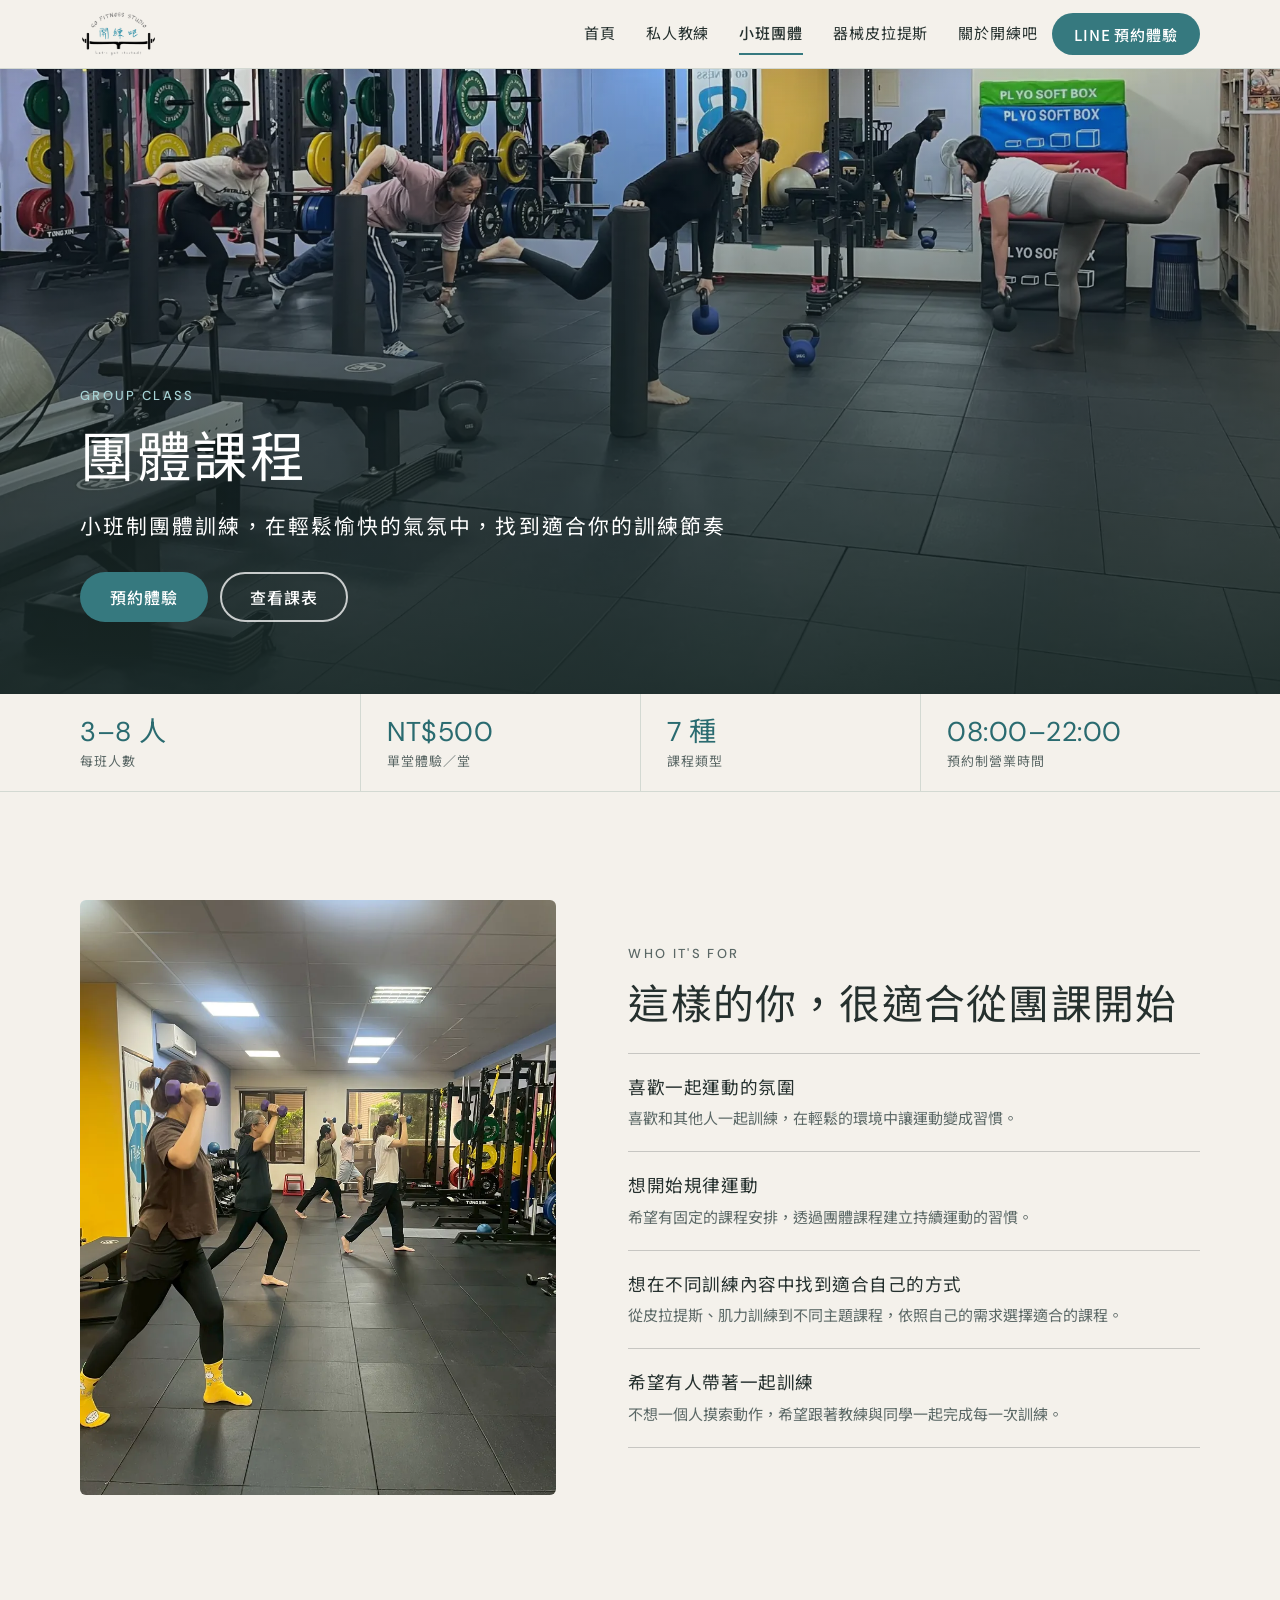
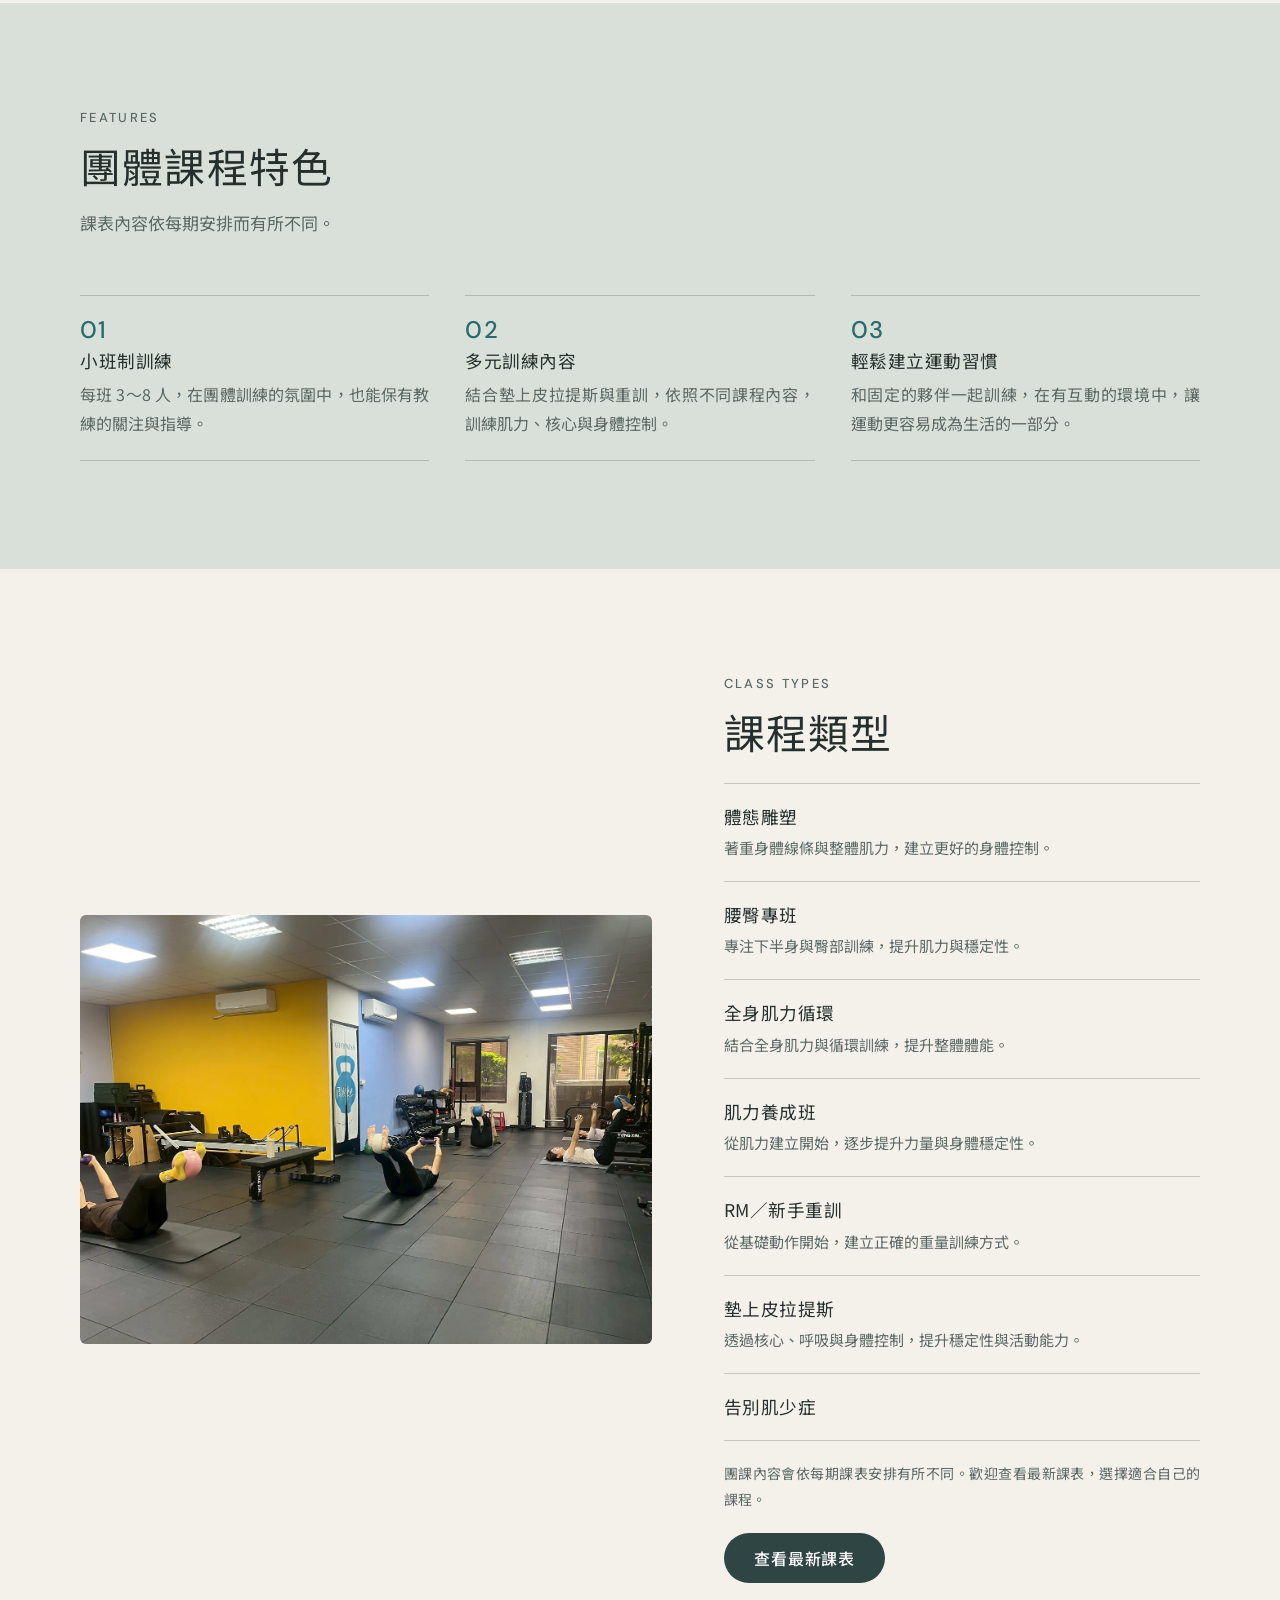
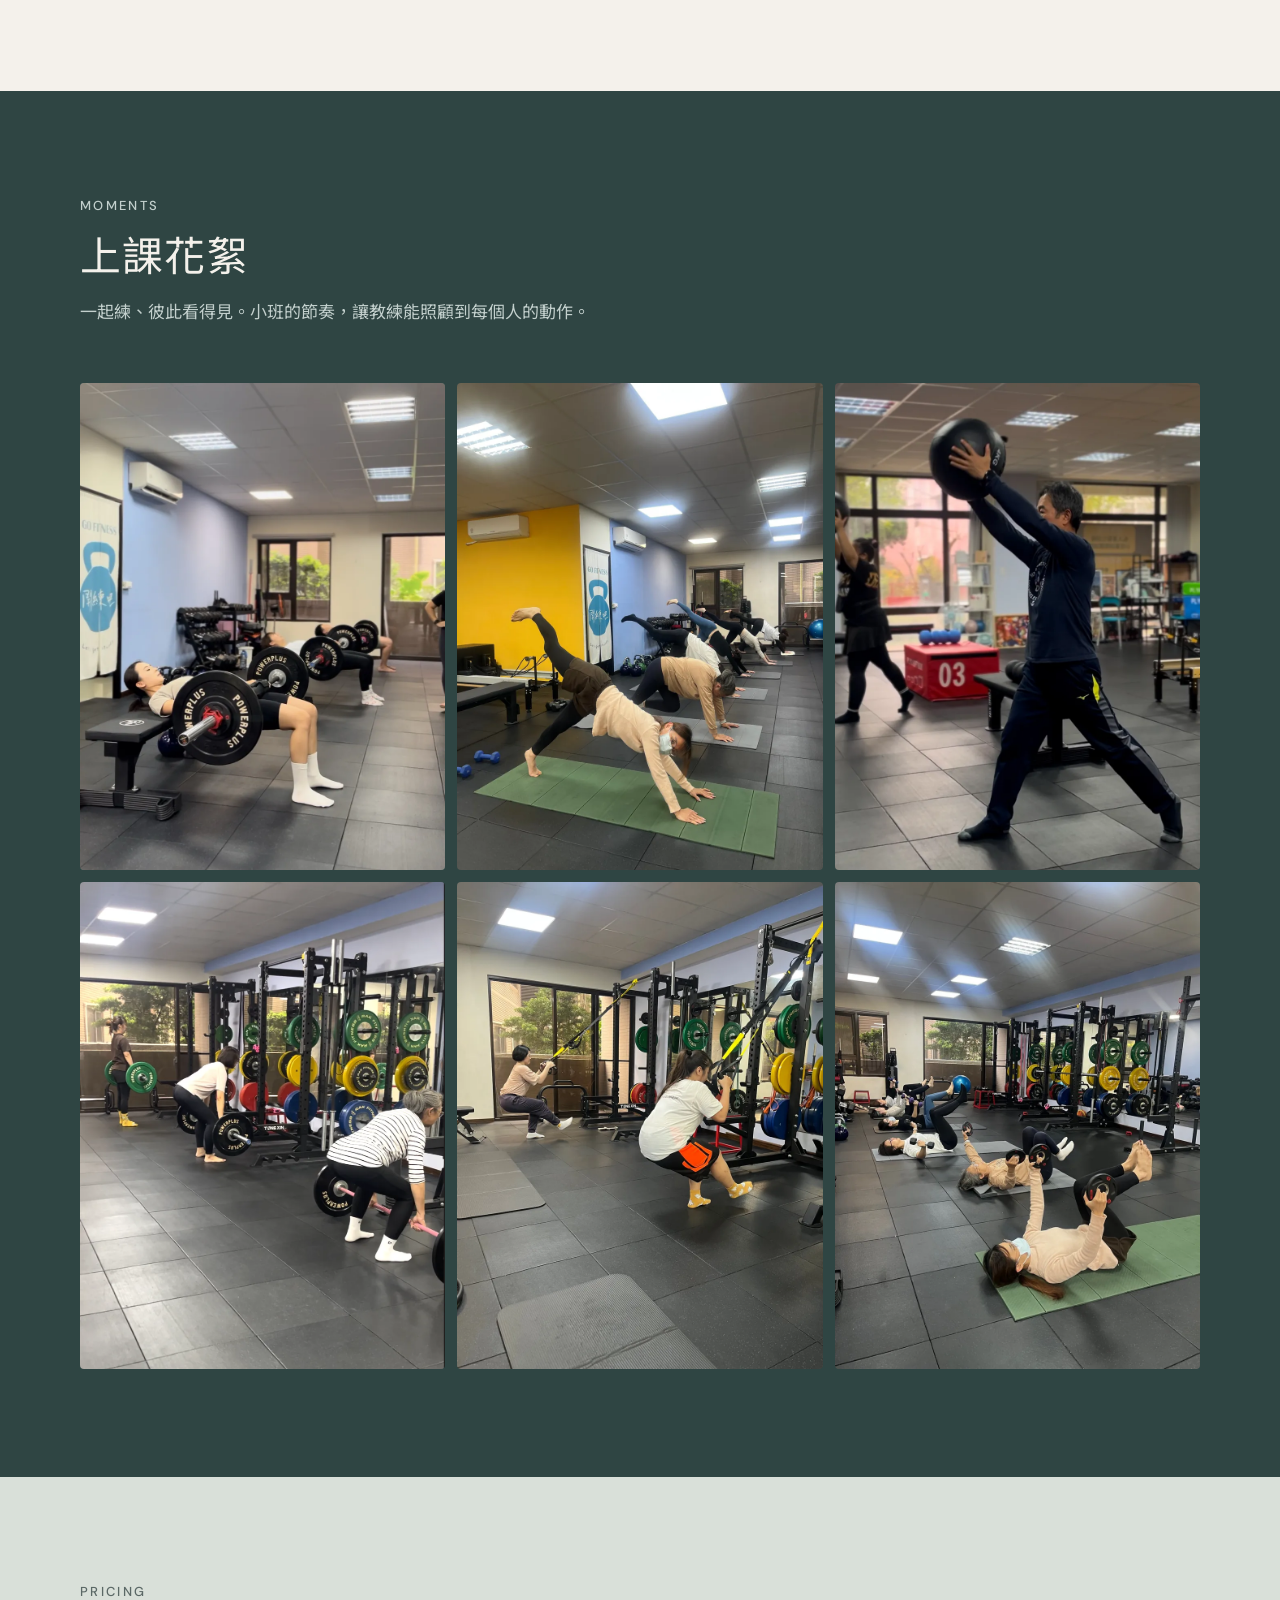
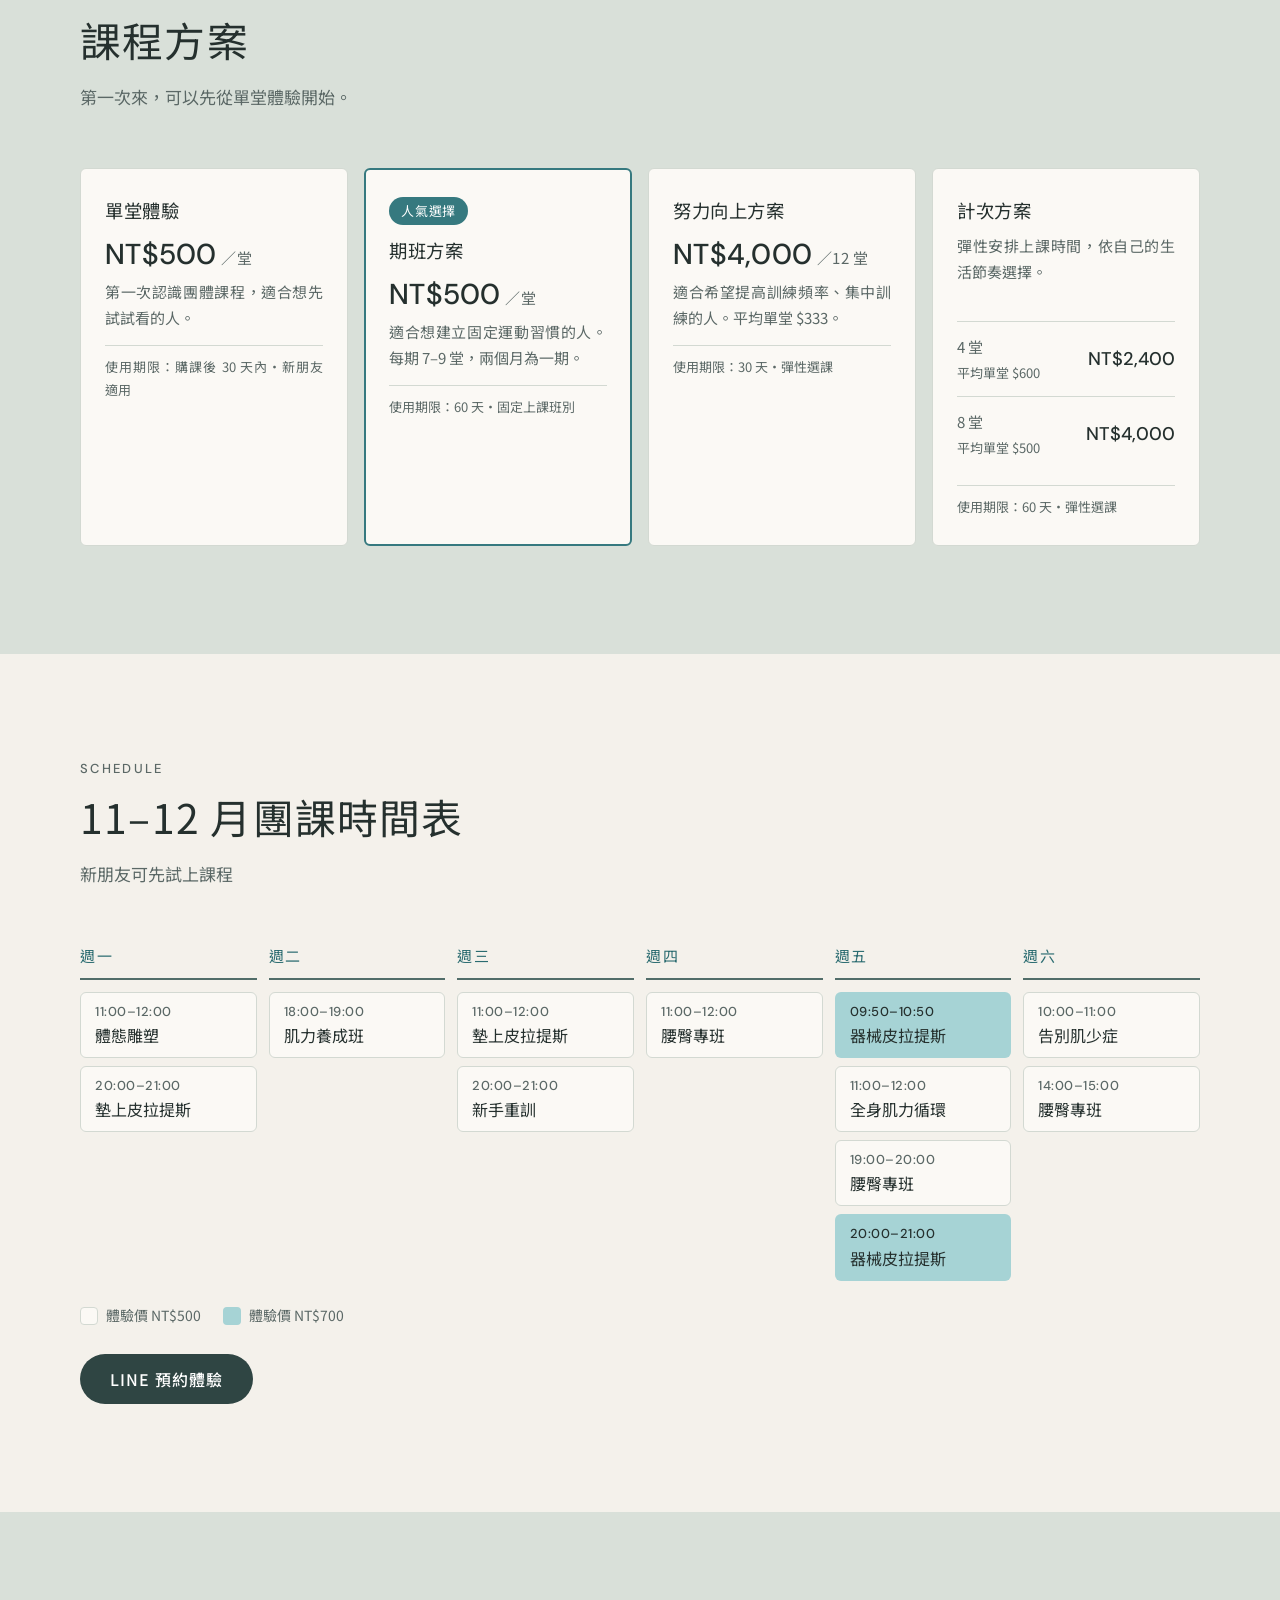
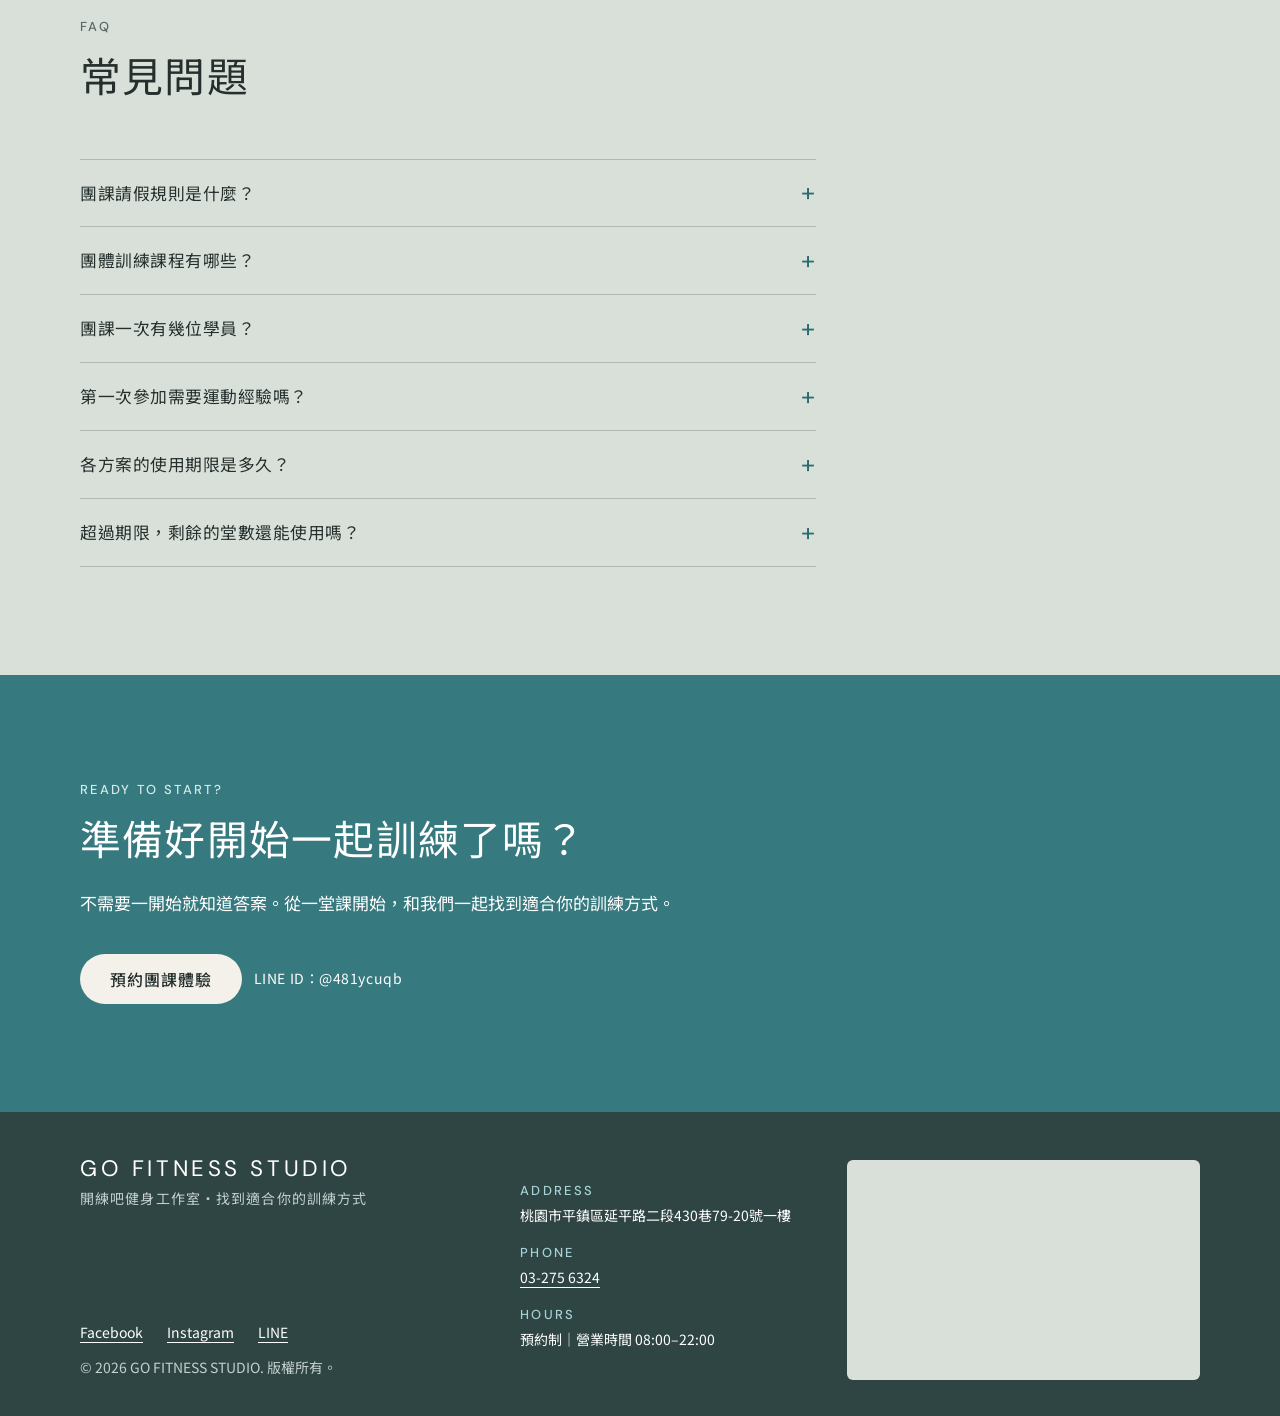
<file: group-class.html>
<!doctype html>
<html lang="zh-Hant-TW">
<head>
<meta charset="utf-8">
<meta name="viewport" content="width=device-width, initial-scale=1, viewport-fit=cover">
<script>document.documentElement.classList.add('js');</script>
<title>桃園平鎮小班團體課｜皮拉提斯・重訓・體態雕塑｜開練吧</title>
<meta name="description" content="開練吧小班團體課，每班 3–8 人，提供墊上皮拉提斯、新手重訓、肌力訓練與體態雕塑。預約制，單堂體驗 NT$500，歡迎預約。">
<link rel="canonical" href="https://gofitness110.github.io/official-site/group-class.html">
<meta property="og:url" content="https://gofitness110.github.io/official-site/group-class.html">
<meta property="og:type" content="website">
<meta property="og:site_name" content="開練吧健身工作室 Go Fitness Studio">
<meta property="og:title" content="桃園平鎮小班團體課｜皮拉提斯・重訓・體態雕塑｜開練吧">
<meta property="og:description" content="每班 3–8 人的小班團課，墊上皮拉提斯、新手重訓、體態雕塑，單堂體驗 NT$500。">
<meta property="og:image" content="https://gofitness110.github.io/official-site/images/og.jpg">
<meta name="twitter:card" content="summary_large_image">
<link rel="icon" href="images/favicon-round.png?v=2">
<link rel="preconnect" href="https://fonts.googleapis.com">
<link rel="preconnect" href="https://fonts.gstatic.com" crossorigin>
<link rel="stylesheet" href="https://fonts.googleapis.com/css2?family=DM+Sans:wght@400;500&family=Noto+Sans+TC:wght@300;400;500&display=swap">
<script type="application/ld+json">
{
 "@context": "https://schema.org",
 "@type": "FAQPage",
 "mainEntity": [
  {
   "@type": "Question",
   "name": "團課請假規則是什麼？",
   "acceptedAnswer": {
    "@type": "Answer",
    "text": "請於上課前 12 小時透過 LINE 提前告知，或於預約系統取消已報名課程，可保留該堂課程並依課程規則安排補課。若未於上課前 12 小時內請假，或未事先通知而未到課，該堂視同已使用，不另行補課。如遇突發疾病、意外等特殊狀況，可個別與教練聯繫，我們會依實際情況協助處理。"
   }
  },
  {
   "@type": "Question",
   "name": "團體訓練課程有哪些？",
   "acceptedAnswer": {
    "@type": "Answer",
    "text": "包含墊上皮拉提斯、體態雕塑、腰臀專班、肌力訓練、新手重訓等，課表內容依每期安排而有所不同。"
   }
  },
  {
   "@type": "Question",
   "name": "團課一次有幾位學員？",
   "acceptedAnswer": {
    "@type": "Answer",
    "text": "一般團課每班 3–8 人。"
   }
  },
  {
   "@type": "Question",
   "name": "第一次參加需要運動經驗嗎？",
   "acceptedAnswer": {
    "@type": "Answer",
    "text": "不需要。可以依自己的經驗與目標選課，也歡迎先和我們聊聊。"
   }
  },
  {
   "@type": "Question",
   "name": "各方案的使用期限是多久？",
   "acceptedAnswer": {
    "@type": "Answer",
    "text": "單堂體驗為購課後 30 天內；計次方案 60 天內；期班依當期期間（兩個月）；努力向上方案 30 天內。"
   }
  },
  {
   "@type": "Question",
   "name": "超過期限，剩餘的堂數還能使用嗎？",
   "acceptedAnswer": {
    "@type": "Answer",
    "text": "原則上視同放棄，無法延期。若因停課、課程異動或其他非個人因素而無法使用，會依實際情況協助處理。"
   }
  }
 ]
}
</script>
<link rel="stylesheet" href="css/style.css">
</head>
<body>

<header class="site-header">
  <div class="wrap header-in">
    <a class="brand" href="index.html" aria-label="開練吧健身工作室 回到首頁"><img src="images/logo.webp" alt="開練吧健身工作室 Go Fitness Studio" width="420" height="251"></a>
    <nav class="nav" id="site-nav" aria-label="主選單">
      <a href="index.html">首頁</a>
      <a href="personal-trainer.html"><span class="nb">私人教練</span></a>
      <a href="group-class.html" aria-current="page">小班團體</a>
      <a href="pilates.html"><span class="nb">器械皮拉提斯</span></a>
      <a href="about.html">關於<span class="nb">開練吧</span></a>
    </nav>
    <a class="btn btn-teal btn-sm header-cta" href="https://lin.ee/pQq4I0h">LINE 預約體驗</a>
    <button class="menu-btn" type="button" aria-expanded="false" aria-controls="site-nav" aria-label="開啟選單"><span></span></button>
  </div>
</header>

<main id="top">

  <section class="hero hero-gc" aria-labelledby="hero-title">
    <img class="hero-img" src="images/gc-hero.webp" width="1800" height="1548" fetchpriority="high" alt="小班團課中，學員們各自拿著啞鈴與壺鈴，一起做單腳平衡訓練" style="object-position:62% 100%">
    <div class="wrap hero-in">
      <p class="label">Group Class</p>
      <h1 id="hero-title"><span class="nb">團體課程</span></h1>
      <p class="hero-sub">小班制團體訓練，在輕鬆愉快的氣氛中，找到適合你的訓練節奏</p>
      <div class="hero-actions">
        <a class="btn btn-teal" href="https://lin.ee/pQq4I0h">預約體驗</a>
        <a class="btn btn-ghost" href="#schedule">查看課表</a>
      </div>
    </div>
  </section>

  <div class="facts-strip">
    <ul class="wrap facts" aria-label="團體課程一覽">
      <li><b>3–8&nbsp;人</b><span>每班人數</span></li>
      <li><b>NT$500</b><span>單堂體驗／堂</span></li>
      <li><b>7&nbsp;種</b><span>課程類型</span></li>
      <li><b>08:00–22:00</b><span><span class="nb">預約制</span>營業時間</span></li>
    </ul>
  </div>

  <section class="band" aria-labelledby="fit-title">
    <div class="wrap split">
      <img class="split-img" src="images/gc-fit.webp" width="900" height="1199" loading="lazy" decoding="async" alt="學員們在教練帶領下，一起做啞鈴肩推與弓箭步">
      <div>
        <div class="sec-head" style="margin-bottom:24px">
          <p class="label">Who It's For</p>
          <h2 id="fit-title">這樣的你，很適合從團課開始</h2>
        </div>
        <ul class="fit">
          <li><h3>喜歡一起運動的氛圍</h3><p>喜歡和其他人一起訓練，在輕鬆的環境中讓運動變成習慣。</p></li>
          <li><h3>想開始規律運動</h3><p>希望有固定的課程安排，透過<span class="nb">團體課程</span>建立持續運動的習慣。</p></li>
          <li><h3>想在不同訓練內容中找到適合自己的方式</h3><p>從<span class="nb">皮拉提斯</span>、<span class="nb">肌力訓練</span>到不同主題課程，依照自己的需求選擇適合的課程。</p></li>
          <li><h3>希望有人帶著一起訓練</h3><p>不想一個人摸索動作，希望跟著教練與同學一起完成每一次訓練。</p></li>
        </ul>
      </div>
    </div>
  </section>

  <section class="band tint" aria-labelledby="features-title">
    <div class="wrap">
      <div class="sec-head">
        <p class="label">Features</p>
        <h2 id="features-title"><span class="nb">團體課程</span>特色</h2>
        <p>課表內容依每期安排而有所不同。</p>
      </div>
      <ol class="basics three">
        <li><span class="num">01</span><h3>小班制訓練</h3><p>每班 3～8&nbsp;人，在團體訓練的氛圍中，也能保有教練的關注與指導。</p></li>
        <li><span class="num">02</span><h3>多元訓練內容</h3><p>結合<span class="nb">墊上皮拉提斯</span>與重訓，依照不同課程內容，訓練肌力、核心與身體控制。</p></li>
        <li><span class="num">03</span><h3>輕鬆建立運動習慣</h3><p>和固定的夥伴一起訓練，在有互動的環境中，讓運動更容易成為生活的一部分。</p></li>
      </ol>
    </div>
  </section>

  <section class="band" aria-labelledby="types-title">
    <div class="wrap split reverse">
      <img class="split-img wide" src="images/gc-mat.webp" width="1400" height="1051" loading="lazy" decoding="async" alt="墊上皮拉提斯團課，學員躺在瑜珈墊上，腳夾著小球訓練核心">
      <div>
        <div class="sec-head" style="margin-bottom:24px">
          <p class="label">Class Types</p>
          <h2 id="types-title">課程類型</h2>
        </div>
        <ul class="fit">
          <li><h3><span class="nb">體態雕塑</span></h3><p>著重身體線條與整體肌力，建立更好的身體控制。</p></li>
          <li><h3><span class="nb">腰臀專班</span></h3><p>專注下半身與臀部訓練，提升肌力與穩定性。</p></li>
          <li><h3>全身肌力循環</h3><p>結合全身肌力與循環訓練，提升整體體能。</p></li>
          <li><h3>肌力養成班</h3><p>從肌力建立開始，逐步提升力量與身體穩定性。</p></li>
          <li><h3>RM／<span class="nb">新手重訓</span></h3><p>從基礎動作開始，建立正確的重量<span class="nb">訓練方式</span>。</p></li>
          <li><h3><span class="nb">墊上皮拉提斯</span></h3><p>透過核心、呼吸與身體控制，提升穩定性與活動能力。</p></li>
          <li><h3>告別肌少症</h3></li>
        </ul>
        <p class="plan-note">團課內容會依每期課表安排有所不同。歡迎查看最新課表，選擇適合自己的課程。</p>
        <p style="margin-top:20px"><a class="btn btn-ink" href="#schedule">查看最新課表</a></p>
      </div>
    </div>
  </section>

  <section class="band on-dark" aria-labelledby="moments-title">
    <div class="wrap">
      <div class="sec-head">
        <p class="label">Moments</p>
        <h2 id="moments-title">上課花絮</h2>
        <p>一起練、彼此看得見。小班的節奏，讓教練能照顧到每個人的動作。</p>
      </div>
      <div class="moments six">
        <figure><img src="images/gc-g1.webp" width="900" height="1282" loading="lazy" decoding="async" alt="團課中，學員們並排在長凳上進行槓鈴臀推" style="object-position:50% 72%"></figure>
        <figure><img src="images/gc-g4.webp" width="900" height="1200" loading="lazy" decoding="async" alt="團課中，學員們在墊上一起做動態伸展"></figure>
        <figure><img src="images/gc-g5.webp" width="900" height="1434" loading="lazy" decoding="async" alt="學員手持藥球做弓箭步"></figure>
        <figure><img src="images/gc-g3.webp" width="900" height="1222" loading="lazy" decoding="async" alt="團課中，學員們在深蹲架旁進行槓鈴硬舉"></figure>
        <figure><img src="images/gc-g6.webp" width="900" height="1200" loading="lazy" decoding="async" alt="學員使用懸吊訓練帶做深蹲"></figure>
        <figure><img src="images/gc-g7.webp" width="900" height="1200" loading="lazy" decoding="async" alt="學員們躺在墊上，手持啞鈴與槓片一起訓練核心"></figure>
      </div>
    </div>
  </section>

  <section class="band tint" id="pricing" aria-labelledby="pricing-title">
    <div class="wrap">
      <div class="sec-head">
        <p class="label">Pricing</p>
        <h2 id="pricing-title">課程方案</h2>
        <p>第一次來，可以先從單堂體驗開始。</p>
      </div>
      <div class="plans">
        <article class="plan">
          <h3>單堂體驗</h3>
          <p class="plan-price">NT$500<small>／堂</small></p>
          <p>第一次認識<span class="nb">團體課程</span>，適合想先試試看的人。</p>
          <p class="term"><span class="nb">使用期限</span>：購課後 30&nbsp;天內・新朋友適用</p>
        </article>
        <article class="plan is-pick">
          <span class="badge">人氣選擇</span>
          <h3>期班方案</h3>
          <p class="plan-price">NT$500<small>／堂</small></p>
          <p>適合想建立固定運動習慣的人。每期 7–9&nbsp;堂，兩個月為一期。</p>
          <p class="term"><span class="nb">使用期限</span>：60&nbsp;天・固定上課班別</p>
        </article>
        <article class="plan">
          <h3>努力向上方案</h3>
          <p class="plan-price">NT$4,000<small>／12&nbsp;堂</small></p>
          <p>適合希望提高訓練頻率、集中訓練的人。<span class="nb">平均單堂</span> $333。</p>
          <p class="term"><span class="nb">使用期限</span>：30&nbsp;天・彈性選課</p>
        </article>
        <article class="plan">
          <h3>計次方案</h3>
          <p>彈性安排上課時間，依自己的生活節奏選擇。</p>
          <ul class="tiers" aria-label="計次方案價格">
            <li><span>4&nbsp;堂<em><span class="nb">平均單堂</span> $600</em></span><b>NT$2,400</b></li>
            <li><span>8&nbsp;堂<em><span class="nb">平均單堂</span> $500</em></span><b>NT$4,000</b></li>
          </ul>
          <p class="term"><span class="nb">使用期限</span>：60&nbsp;天・彈性選課</p>
        </article>
      </div>
    </div>
  </section>

  <section class="band" id="schedule" aria-labelledby="schedule-title">
    <div class="wrap">
      <div class="sec-head">
        <p class="label">Schedule</p>
        <h2 id="schedule-title">團課時間表</h2>
        <p id="schedule-note"></p>
      </div>
      <div class="sched" id="sched" aria-live="polite"><p class="sched-fallback">課表載入中⋯⋯若沒有顯示，請透過 LINE 詢問最新課表。</p></div>
      <ul class="sched-legend" aria-label="色塊說明">
        <li><i class="sw"></i>體驗價 NT$500</li>
        <li><i class="sw p700"></i>體驗價 NT$700</li>
      </ul>
      <div class="sched-cta">
        <a class="btn btn-ink" href="https://lin.ee/pQq4I0h">LINE 預約體驗</a>
      </div>
    </div>
  </section>

  <section class="band tint" aria-labelledby="faq-title">
    <div class="wrap">
      <div class="sec-head">
        <p class="label">FAQ</p>
        <h2 id="faq-title"><span class="nb">常見問題</span></h2>
      </div>
      <div class="faq">
        <details>
          <summary><span class="q">團課請假規則是什麼？</span></summary>
          <p>1｜請假時間：如臨時無法參加課程，請於上課前 12 小時透過 LINE 提前告知，或於預約系統取消已報名課程。<br>2｜提前請假：於規定時間前完成請假，可保留該堂課程，並依課程規則安排補課。<br>3｜臨時請假或未到課：若未於上課前 12 小時內請假，或未事先通知而未到課，該堂視同已使用，不另行補課。<br>4｜特殊情況：如遇突發疾病、意外等特殊狀況，可個別與教練聯繫，我們會依實際情況<span class="nb">協助處理。</span></p>
        </details>
        <details>
          <summary><span class="q">團體訓練課程有哪些？</span></summary>
          <p>包含<span class="nb">墊上皮拉提斯</span>、<span class="nb">體態雕塑</span>、<span class="nb">腰臀專班</span>、<span class="nb">肌力訓練</span>、<span class="nb">新手重訓</span>等，課表內容依每期安排而有所不同。</p>
        </details>
        <details>
          <summary><span class="q">團課一次有幾位學員？</span></summary>
          <p>一般團課每班 3–8&nbsp;人。</p>
        </details>
        <details>
          <summary><span class="q">第一次參加需要運動經驗嗎？</span></summary>
          <p>不需要。可以依自己的經驗與目標選課，也歡迎先和我們聊聊。</p>
        </details>
        <details>
          <summary><span class="q">各方案的<span class="nb">使用期限</span>是多久？</span></summary>
          <p>單堂體驗為購課後 30&nbsp;天內；計次方案 60&nbsp;天內；期班依當期期間（兩個月）；努力向上方案 30&nbsp;天內。</p>
        </details>
        <details>
          <summary><span class="q">超過期限，剩餘的堂數還能使用嗎？</span></summary>
          <p>原則上視同放棄，無法延期。若因停課、課程異動或其他非個人因素而無法使用，會依實際情況<span class="nb">協助處理。</span></p>
        </details>
      </div>
    </div>
  </section>

  <section class="band cta-band" id="contact" aria-labelledby="cta-title">
    <div class="wrap cta">
      <div>
        <div class="sec-head" style="margin-bottom:22px">
          <p class="label">Ready to Start?</p>
          <h2 id="cta-title">準備好開始一起訓練了嗎？</h2>
        </div>
        <div class="copy">
          <p>不需要一開始就知道答案。從一堂課開始，和我們一起找到適合你的<span class="nb">訓練方式</span>。</p>
        </div>
        <div class="cta-actions">
          <a class="btn btn-cream" href="https://lin.ee/pQq4I0h">預約團課體驗</a>
          <span class="line-id">LINE ID：@481ycuqb</span>
        </div>
      </div>
    </div>
  </section>

</main>

<footer class="site-footer">
  <div class="wrap foot">
    <div class="foot-brand">
      <p class="foot-name">GO FITNESS STUDIO<small><span class="nb">開練吧</span><span class="nb">健身工作室</span>・找到適合你的<span class="nb">訓練方式</span></small></p>
    </div>
    <div class="info foot-card">
      <dl>
        <div><dt>Address</dt><dd>桃園市平鎮區延平路二段<span class="nb">430巷79-20號一樓</span></dd></div>
        <div><dt>Phone</dt><dd><a href="tel:+886032756324">03-275 6324</a></dd></div>
        <div><dt>Hours</dt><dd><span class="nb">預約制</span>｜營業時間 08:00–22:00</dd></div>
      </dl>
      <iframe class="map" title="開練吧健身工作室的 Google 地圖位置" src="https://www.google.com/maps?q=%E6%A1%83%E5%9C%92%E5%B8%82%E5%B9%B3%E9%8E%AE%E5%8D%80%E5%BB%B6%E5%B9%B3%E8%B7%AF%E4%BA%8C%E6%AE%B5430%E5%B7%B779-20%E8%99%9F&amp;hl=zh-TW&amp;z=17&amp;output=embed" loading="lazy" referrerpolicy="no-referrer-when-downgrade" allowfullscreen></iframe>
    </div>
    <div class="foot-meta">
      <p class="social"><a href="https://www.facebook.com/gofitness110">Facebook</a><a href="https://www.instagram.com/gofitness.110">Instagram</a><a href="https://lin.ee/pQq4I0h">LINE</a></p>
      <p>© 2026 GO FITNESS STUDIO. 版權所有。</p>
    </div>
  </div>
</footer>

<div class="dock" aria-label="快速預約">
  <a class="btn btn-teal" href="https://lin.ee/pQq4I0h">LINE 預約體驗</a>
  <a class="btn btn-outline" href="tel:+886032756324">撥打電話</a>
</div>

<script>
(function () {
  var btn = document.querySelector('.menu-btn');
  var nav = document.getElementById('site-nav');
  if (btn && nav) {
    btn.addEventListener('click', function () {
      var open = nav.classList.toggle('open');
      btn.setAttribute('aria-expanded', open ? 'true' : 'false');
      btn.setAttribute('aria-label', open ? '關閉選單' : '開啟選單');
    });
    nav.addEventListener('click', function (e) {
      if (e.target.tagName === 'A') {
        nav.classList.remove('open');
        btn.setAttribute('aria-expanded', 'false');
        btn.setAttribute('aria-label', '開啟選單');
      }
    });
  }
})();
</script>
<script src="data/schedule.js"></script>
<script>
(function () {
  var data = window.SCHEDULE, box = document.getElementById('sched');
  if (!data || !box) return;
  document.getElementById('schedule-title').textContent = data.title || '團課時間表';
  document.getElementById('schedule-note').textContent = data.note || '';
  var names = ['', '週一', '週二', '週三', '週四', '週五', '週六', '週日'];
  var days = [1, 2, 3, 4, 5, 6];
  if ((data.classes || []).some(function (c) { return c.day === 7; })) days.push(7);
  box.textContent = '';
  days.forEach(function (d) {
    var col = document.createElement('div'); col.className = 'sched-day';
    var h = document.createElement('h3'); h.textContent = names[d]; col.appendChild(h);
    var ul = document.createElement('ul'); ul.className = 'sched-cards';
    var list = data.classes.filter(function (c) { return c.day === d; })
      .sort(function (a, b) { return a.start < b.start ? -1 : 1; });
    if (!list.length) {
      var e = document.createElement('li'); e.className = 'sched-empty'; e.textContent = '本日無團課'; ul.appendChild(e);
    }
    list.forEach(function (c) {
      var li = document.createElement('li'); li.className = 'sched-card' + (c.price === 700 ? ' p700' : '');
      var t = document.createElement('time'); t.textContent = c.start + '–' + c.end;
      var b = document.createElement('b'); b.textContent = c.name;
      li.appendChild(t); li.appendChild(b); ul.appendChild(li);
    });
    col.appendChild(ul); box.appendChild(col);
  });
})();
</script>
</body>
</html>
</file>
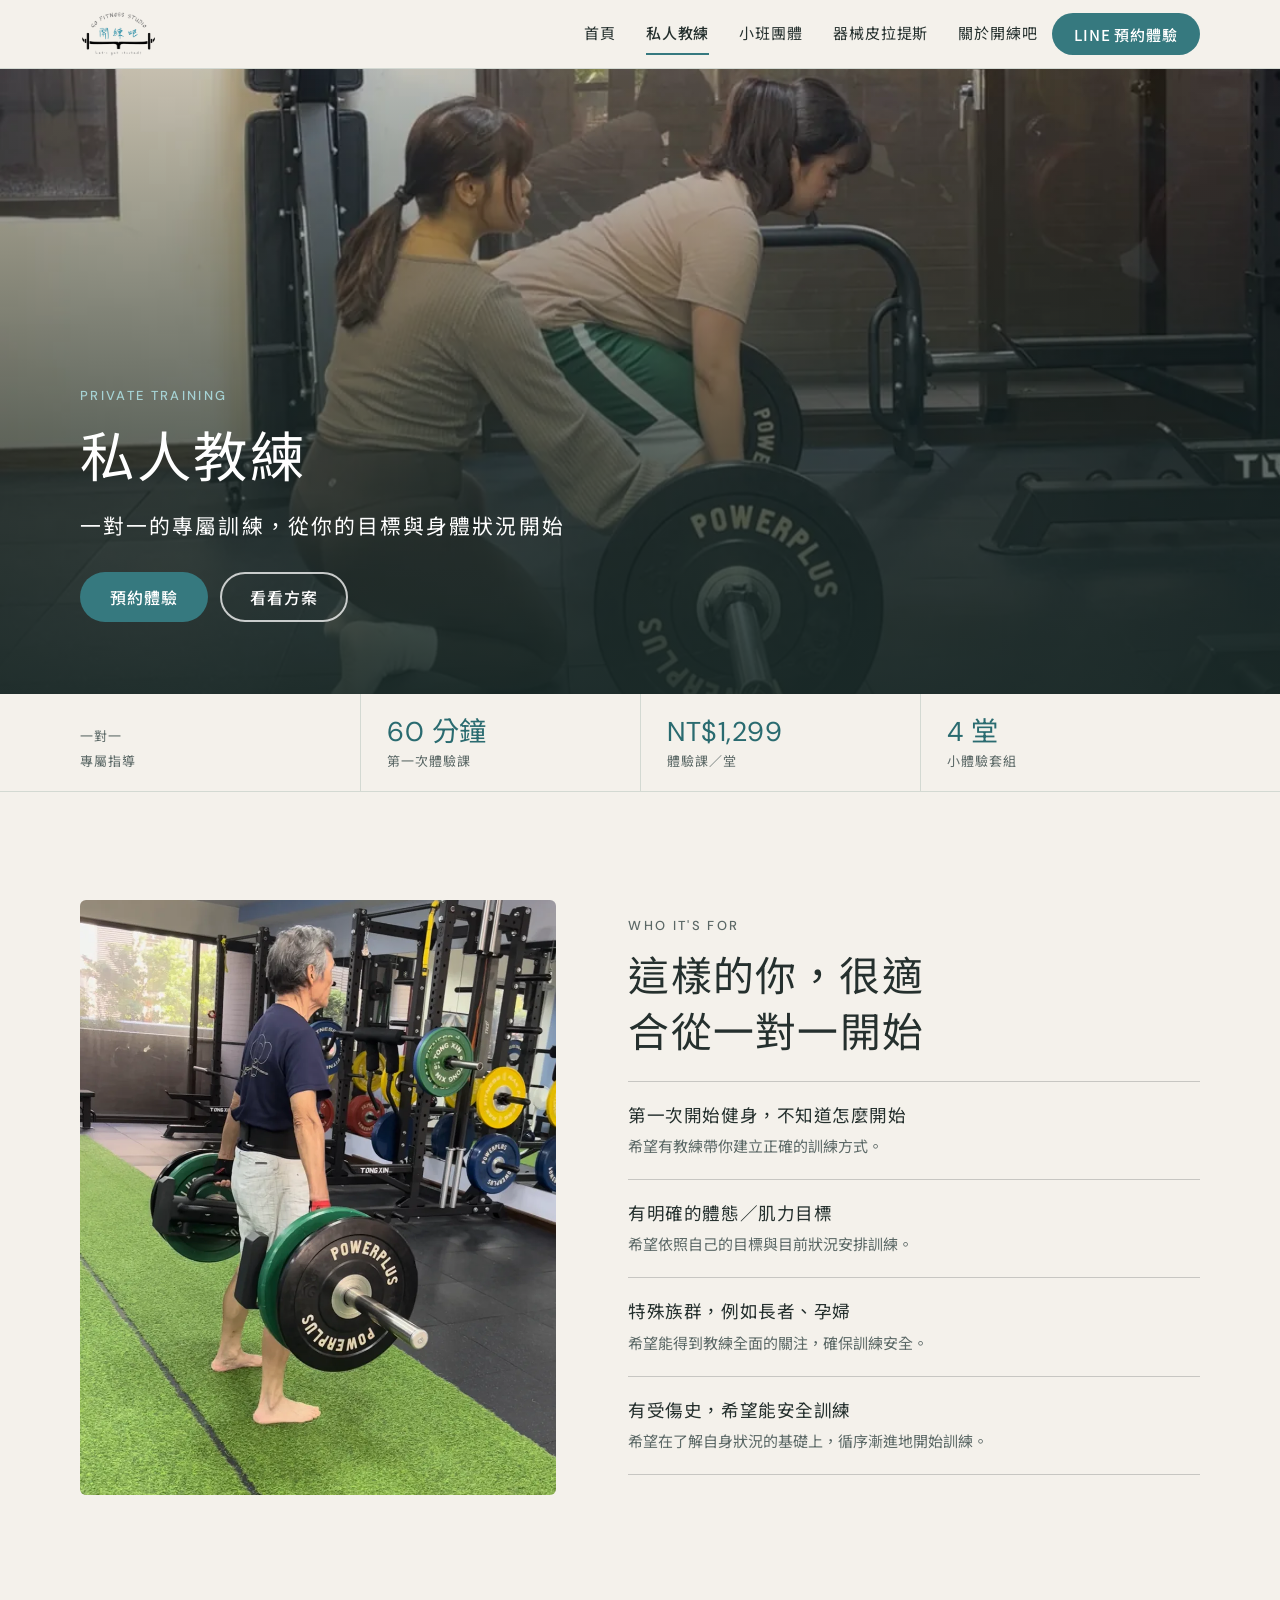
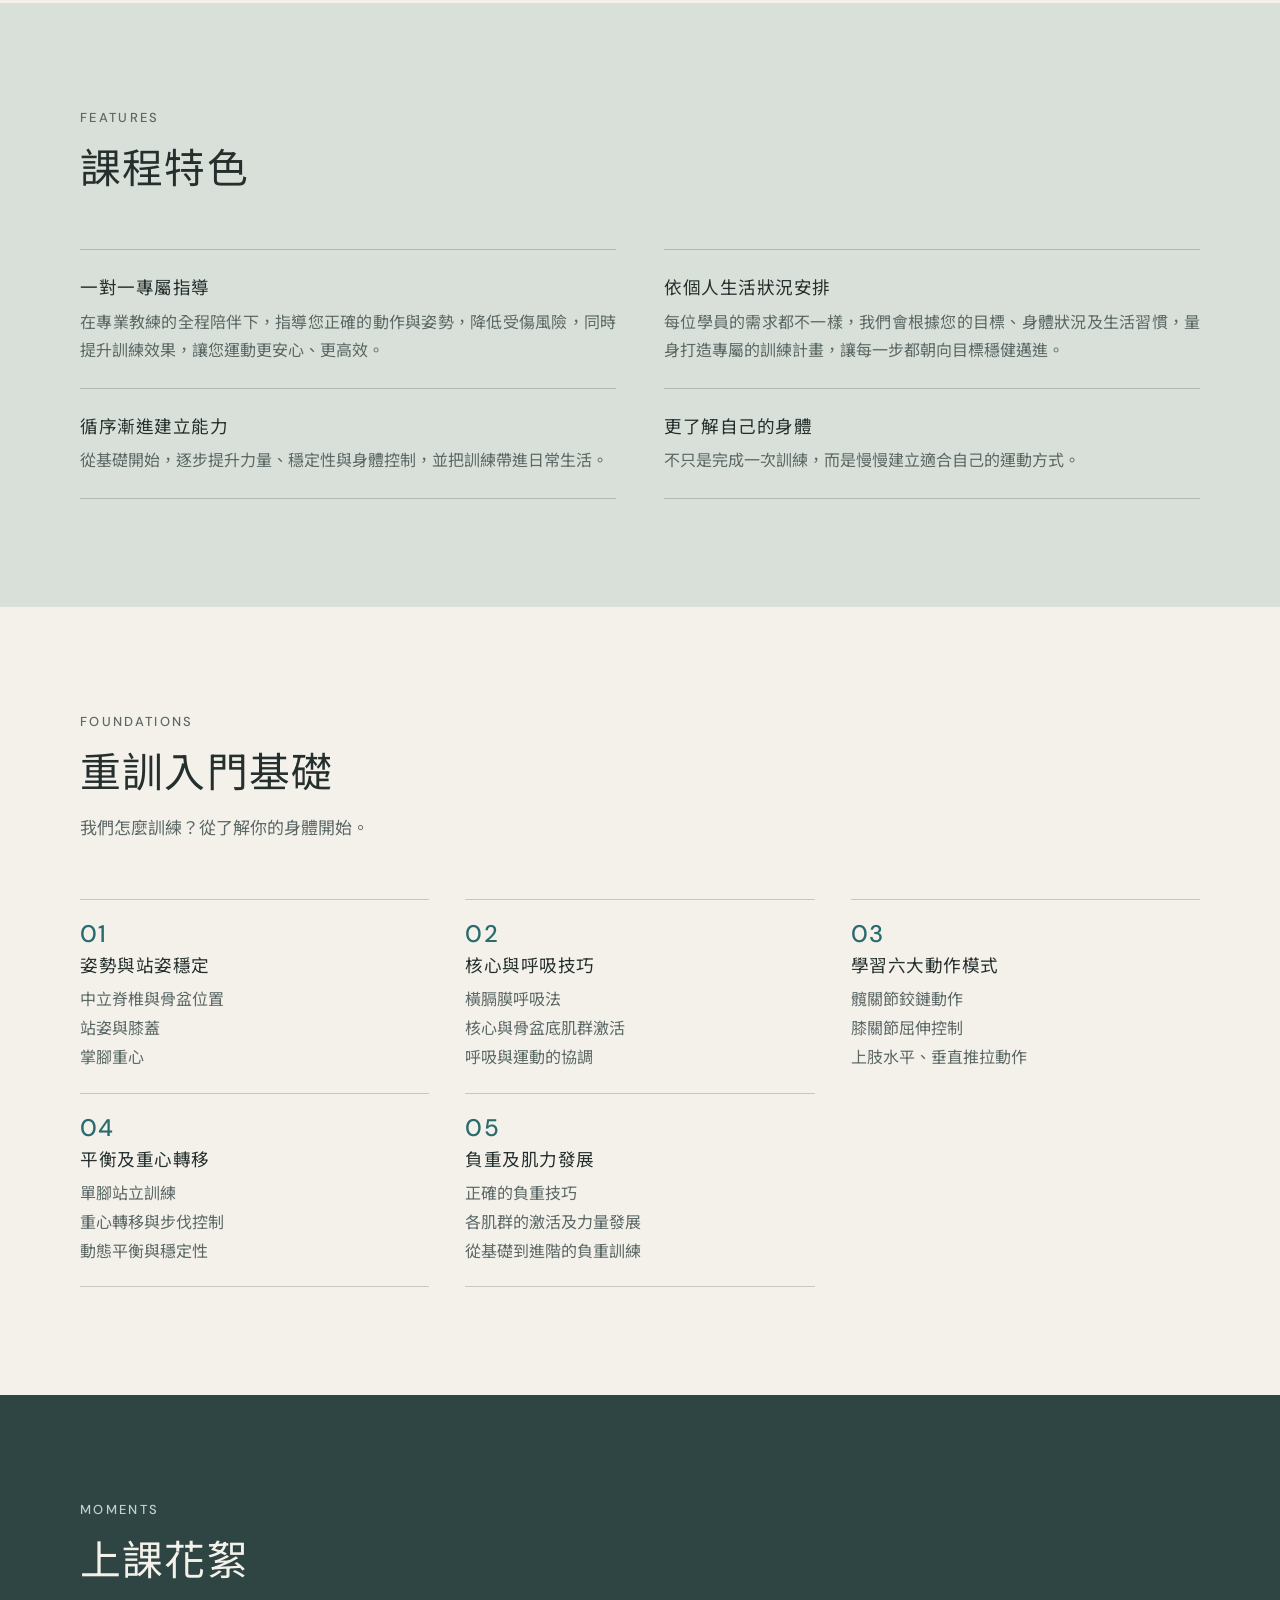
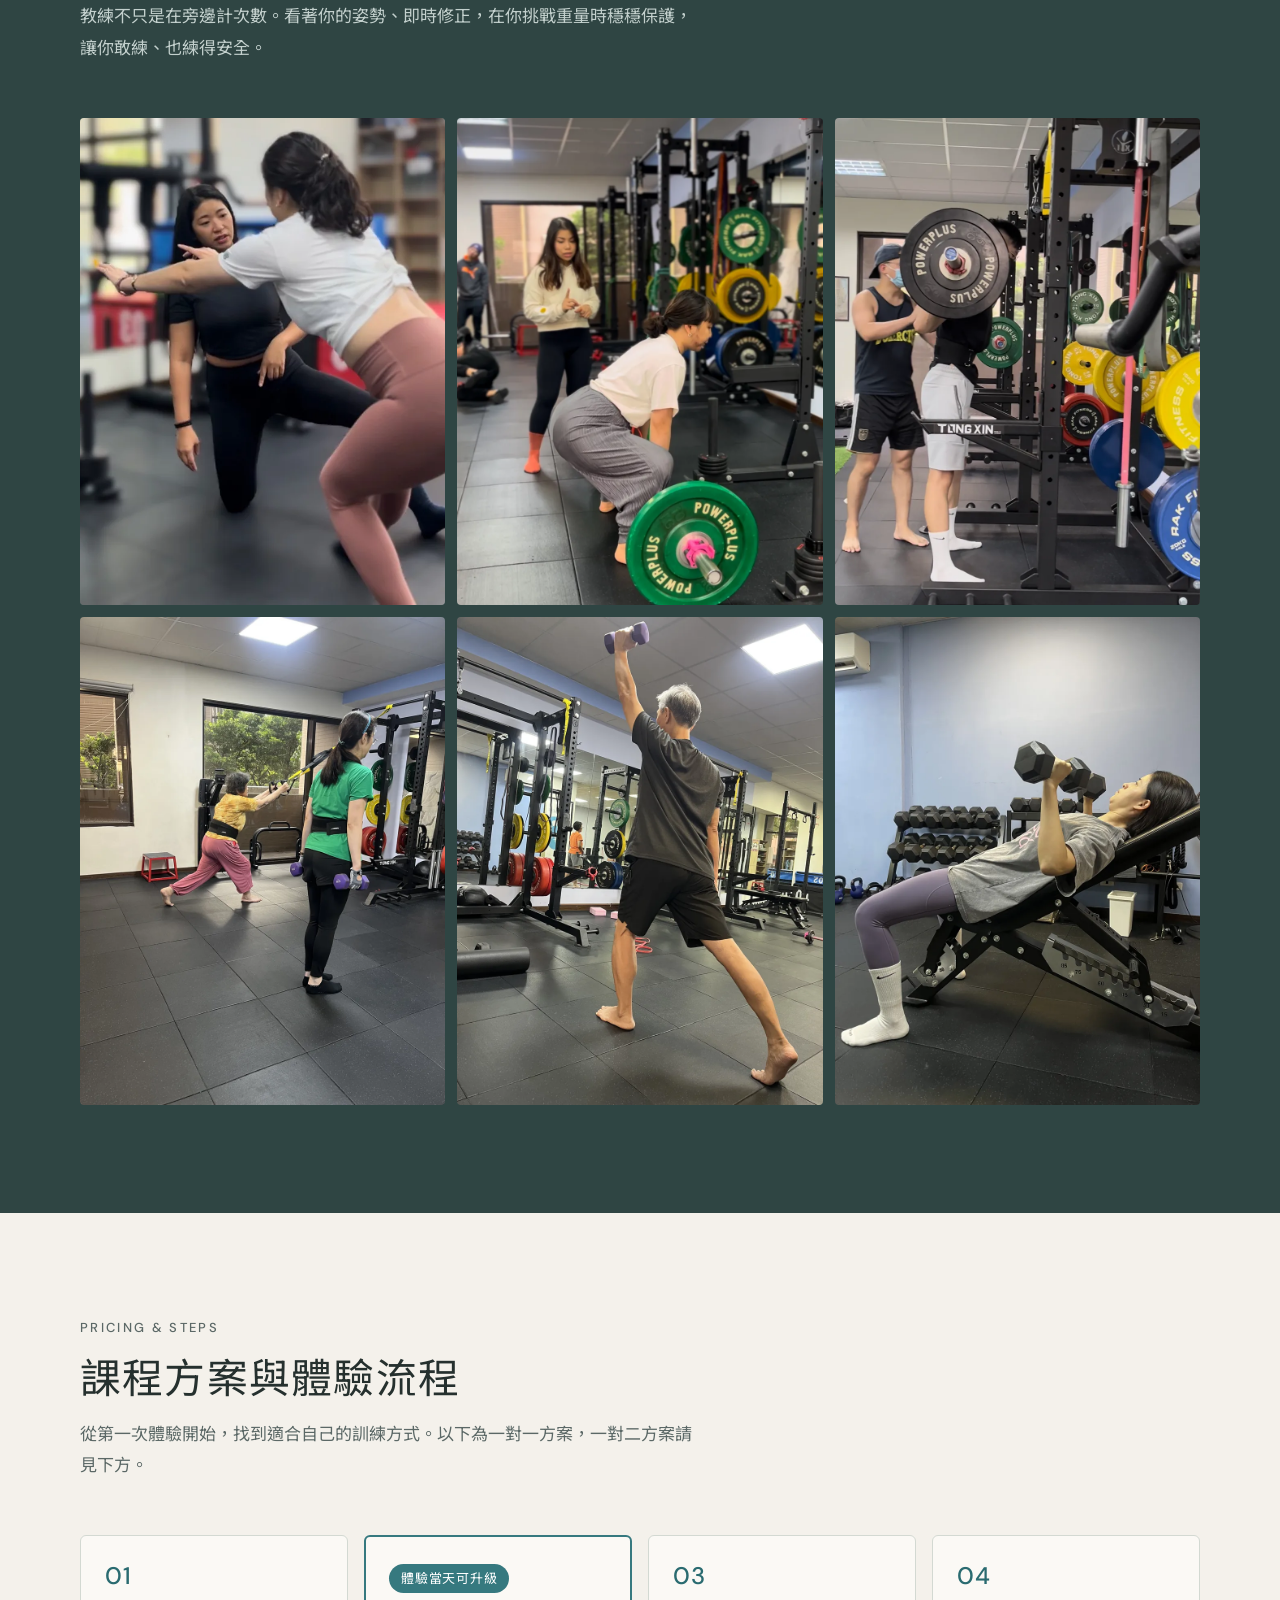
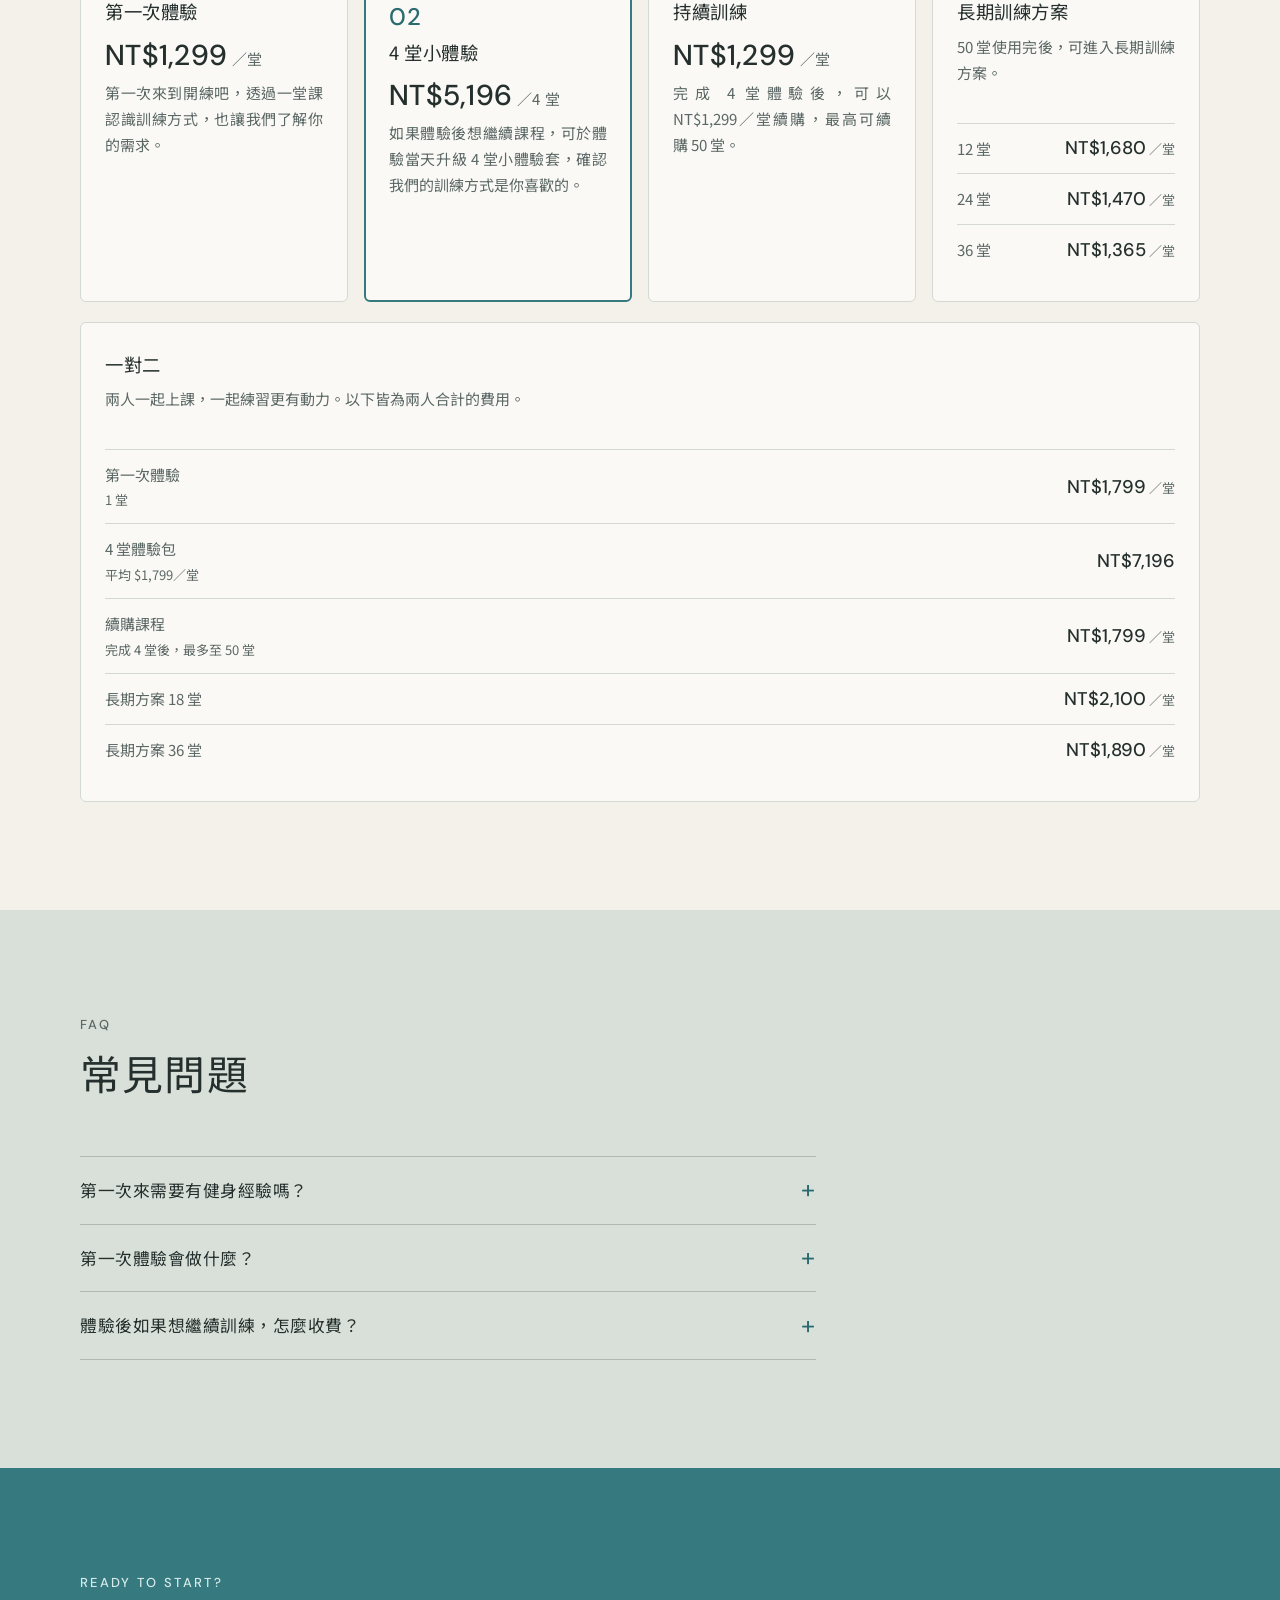
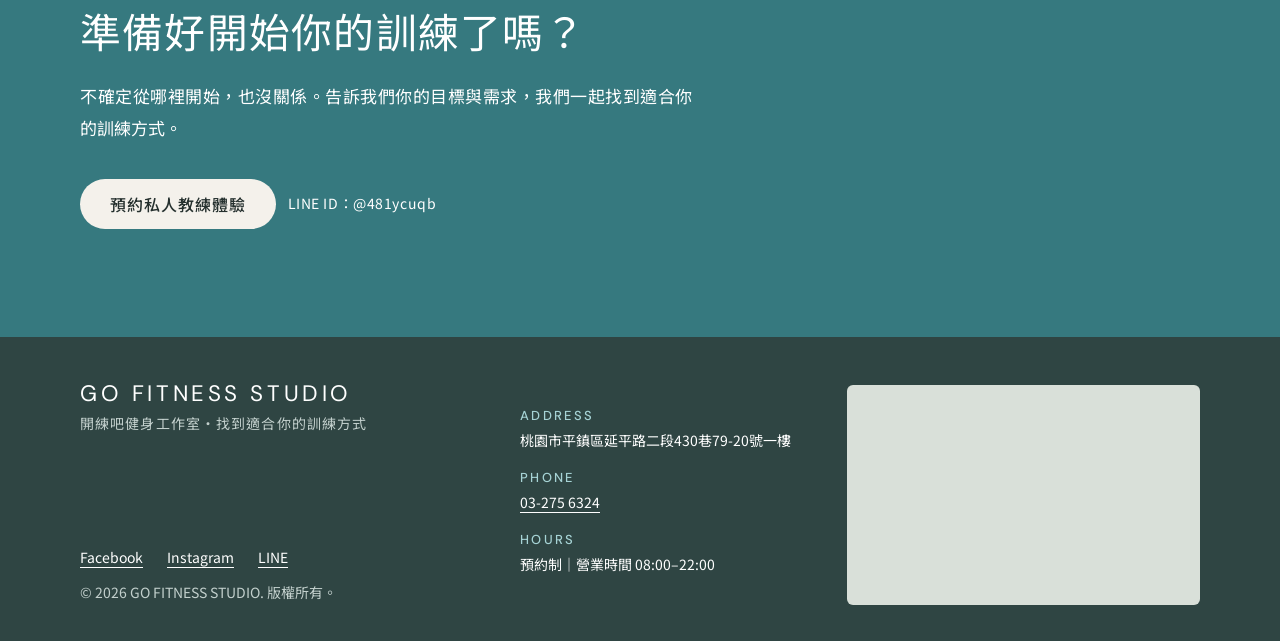
<file: personal-trainer.html>
<!doctype html>
<html lang="zh-Hant-TW">
<head>
<meta charset="utf-8">
<meta name="viewport" content="width=device-width, initial-scale=1, viewport-fit=cover">
<script>document.documentElement.classList.add('js');</script>
<title>桃園平鎮一對一私人教練｜新手入門・體態肌力｜開練吧</title>
<meta name="description" content="一對一私人教練課，依你的目標與身體狀況安排訓練。新手入門、體態肌力、孕產婦與長者皆適合，提供體驗課，歡迎預約。">
<link rel="canonical" href="https://gofitness110.github.io/official-site/personal-trainer.html">
<meta property="og:url" content="https://gofitness110.github.io/official-site/personal-trainer.html">
<meta property="og:type" content="website">
<meta property="og:site_name" content="開練吧健身工作室 Go Fitness Studio">
<meta property="og:title" content="桃園平鎮一對一私人教練｜新手入門・體態肌力｜開練吧">
<meta property="og:description" content="一對一私人教練課，依你的目標與身體狀況安排訓練，提供 60 分鐘體驗課。">
<meta property="og:image" content="https://gofitness110.github.io/official-site/images/og.jpg">
<meta name="twitter:card" content="summary_large_image">
<link rel="icon" href="images/favicon-round.png?v=2">
<link rel="preconnect" href="https://fonts.googleapis.com">
<link rel="preconnect" href="https://fonts.gstatic.com" crossorigin>
<link rel="stylesheet" href="https://fonts.googleapis.com/css2?family=DM+Sans:wght@400;500&family=Noto+Sans+TC:wght@300;400;500&display=swap">
<script type="application/ld+json">
{
  "@context": "https://schema.org",
  "@type": "FAQPage",
  "mainEntity": [
    {"@type": "Question", "name": "第一次來需要有健身經驗嗎？", "acceptedAnswer": {"@type": "Answer", "text": "不需要～無論你是第一次接觸健身，或已經有訓練經驗，都可以從目前的身體狀況與需求開始。"}},
    {"@type": "Question", "name": "第一次體驗會做什麼？", "acceptedAnswer": {"@type": "Answer", "text": "教練會先了解你的目標與身體狀況，再進行 60 分鐘的課程。"}},
    {"@type": "Question", "name": "體驗後如果想繼續訓練，怎麼收費？", "acceptedAnswer": {"@type": "Answer", "text": "體驗課每堂 NT$1,299。體驗當天可升級 NT$5,196 的 4 堂小體驗套組，完成後可續購至 50 堂。"}}
  ]
}
</script>
<link rel="stylesheet" href="css/style.css">
</head>
<body>

<header class="site-header">
  <div class="wrap header-in">
    <a class="brand" href="index.html" aria-label="開練吧健身工作室 回到首頁"><img src="images/logo.webp" alt="開練吧健身工作室 Go Fitness Studio" width="420" height="251"></a>
    <nav class="nav" id="site-nav" aria-label="主選單">
      <a href="index.html">首頁</a>
      <a href="personal-trainer.html" aria-current="page"><span class="nb">私人教練</span></a>
      <a href="group-class.html">小班團體</a>
      <a href="pilates.html"><span class="nb">器械皮拉提斯</span></a>
      <a href="about.html">關於<span class="nb">開練吧</span></a>
    </nav>
    <a class="btn btn-teal btn-sm header-cta" href="https://lin.ee/pQq4I0h">LINE 預約體驗</a>
    <button class="menu-btn" type="button" aria-expanded="false" aria-controls="site-nav" aria-label="開啟選單"><span></span></button>
  </div>
</header>

<main id="top">

  <section class="hero" aria-labelledby="hero-title">
    <img class="hero-img" src="images/pt-hero.webp" width="1170" height="658" fetchpriority="high" alt="私人教練蹲在學員身旁，指導槓鈴硬舉的動作" style="object-position:50% 45%">
    <div class="wrap hero-in">
      <p class="label">Private Training</p>
      <h1 id="hero-title"><span class="nb">私人教練</span></h1>
      <p class="hero-sub"><span class="nb">一對一</span>的專屬訓練，從你的目標與身體狀況開始</p>
      <div class="hero-actions">
        <a class="btn btn-teal" href="https://lin.ee/pQq4I0h">預約體驗</a>
        <a class="btn btn-ghost" href="#pricing">看看方案</a>
      </div>
    </div>
  </section>

  <div class="facts-strip">
    <ul class="wrap facts" aria-label="私人教練一覽">
      <li><b><span class="nb">一對一</span></b><span>專屬指導</span></li>
      <li><b>60&nbsp;分鐘</b><span>第一次<span class="nb">體驗課</span></span></li>
      <li><b>NT$1,299</b><span><span class="nb">體驗課</span>／堂</span></li>
      <li><b>4&nbsp;堂</b><span><span class="nb">小體驗</span>套組</span></li>
    </ul>
  </div>

  <section class="band" aria-labelledby="fit-title">
    <div class="wrap split">
      <img class="split-img" src="images/pt-elder.webp" width="900" height="1187" loading="lazy" decoding="async" alt="教練在一旁看顧長輩學員，在草皮上進行六角槓硬舉">
      <div>
        <div class="sec-head" style="margin-bottom:24px">
          <p class="label">Who It's For</p>
          <h2 id="fit-title">這樣的你，很適合從<span class="nb">一對一</span>開始</h2>
        </div>
        <ul class="fit">
          <li>
            <h3>第一次開始健身，不知道怎麼開始</h3>
            <p>希望有教練帶你建立正確的<span class="nb">訓練方式</span>。</p>
          </li>
          <li>
            <h3>有明確的體態／肌力目標</h3>
            <p>希望依照自己的目標與目前狀況安排訓練。</p>
          </li>
          <li>
            <h3>特殊族群，例如長者、孕婦</h3>
            <p>希望能得到教練全面的關注，確保訓練安全。</p>
          </li>
          <li>
            <h3>有受傷史，希望能安全訓練</h3>
            <p>希望在了解自身狀況的基礎上，循序漸進地開始訓練。</p>
          </li>
        </ul>
      </div>
    </div>
  </section>

  <section class="band tint" aria-labelledby="features-title">
    <div class="wrap">
      <div class="sec-head">
        <p class="label">Features</p>
        <h2 id="features-title">課程特色</h2>
      </div>
      <ul class="pillars two">
        <li>
          <h3><span class="nb">一對一</span>專屬指導</h3>
          <p>在專業教練的全程陪伴下，指導您正確的動作與姿勢，降低受傷風險，同時提升訓練效果，讓您運動更安心、更高效。</p>
        </li>
        <li>
          <h3>依個人生活狀況安排</h3>
          <p>每位學員的需求都不一樣，我們會根據您的目標、身體狀況及生活習慣，量身打造專屬的訓練計畫，讓每一步都朝向目標穩健邁進。</p>
        </li>
        <li>
          <h3>循序漸進建立能力</h3>
          <p>從基礎開始，逐步提升力量、穩定性與身體控制，並把訓練帶進日常生活。</p>
        </li>
        <li>
          <h3>更了解自己的身體</h3>
          <p>不只是完成一次訓練，而是慢慢建立適合自己的運動方式。</p>
        </li>
      </ul>
    </div>
  </section>

  <section class="band" aria-labelledby="basics-title">
    <div class="wrap">
      <div class="sec-head">
        <p class="label">Foundations</p>
        <h2 id="basics-title">重訓入門基礎</h2>
        <p>我們怎麼訓練？從了解你的身體開始。</p>
      </div>
      <ol class="basics">
        <li><span class="num">01</span><h3>姿勢與站姿穩定</h3><p>中立脊椎與骨盆位置<br>站姿與膝蓋<br>掌腳重心</p></li>
        <li><span class="num">02</span><h3>核心與呼吸技巧</h3><p>橫膈膜呼吸法<br>核心與骨盆底肌群激活<br>呼吸與運動的協調</p></li>
        <li><span class="num">03</span><h3>學習六大動作模式</h3><p>髖關節鉸鏈動作<br>膝關節屈伸控制<br>上肢水平、垂直推拉動作</p></li>
        <li><span class="num">04</span><h3>平衡及重心轉移</h3><p>單腳站立訓練<br>重心轉移與步伐控制<br>動態平衡與穩定性</p></li>
        <li><span class="num">05</span><h3>負重及肌力發展</h3><p>正確的負重技巧<br>各肌群的激活及力量發展<br>從基礎到進階的負重訓練</p></li>
      </ol>
    </div>
  </section>

  <section class="band on-dark" aria-labelledby="moments-title">
    <div class="wrap">
      <div class="sec-head">
        <p class="label">Moments</p>
        <h2 id="moments-title">上課花絮</h2>
        <p>教練不只是在旁邊計次數。看著你的姿勢、即時修正，在你挑戰重量時穩穩保護，讓你敢練、也練得安全。</p>
      </div>
      <div class="moments six">
        <figure><img src="images/pt-g1.webp" width="806" height="806" loading="lazy" decoding="async" alt="教練在一旁引導學員做弓箭步" style="object-position:50% 40%"></figure>
        <figure><img src="images/pt-g2.webp" width="900" height="1472" loading="lazy" decoding="async" alt="教練站在學員身旁，指導綠色槓片的硬舉"></figure>
        <figure><img src="images/pt-g3.webp" width="900" height="1411" loading="lazy" decoding="async" alt="教練在深蹲架內保護學員進行槓鈴深蹲"></figure>
        <figure><img src="images/pt-g4.webp" width="900" height="1200" loading="lazy" decoding="async" alt="教練在一旁看著學員，帶著啞鈴做弓箭步訓練"></figure>
        <figure><img src="images/pt-g5.webp" width="900" height="1200" loading="lazy" decoding="async" alt="學員在教練指導下，單手舉啞鈴做弓箭步"></figure>
        <figure><img src="images/pt-g6.webp" width="900" height="1200" loading="lazy" decoding="async" alt="學員躺在斜板上做啞鈴胸推"></figure>
      </div>
    </div>
  </section>

  <section class="band" id="pricing" aria-labelledby="pricing-title">
    <div class="wrap">
      <div class="sec-head">
        <p class="label">Pricing &amp; Steps</p>
        <h2 id="pricing-title">課程方案與體驗流程</h2>
        <p>從第一次體驗開始，找到適合自己的<span class="nb">訓練方式</span>。以下為<span class="nb">一對一</span>方案，<span class="nb">一對二</span>方案請見下方。</p>
      </div>
      <ol class="plans">
        <li class="plan">
          <span class="num">01</span>
          <h3>第一次體驗</h3>
          <p class="plan-price">NT$1,299<small>／堂</small></p>
          <p>第一次來到<span class="nb">開練吧</span>，透過一堂課認識<span class="nb">訓練方式</span>，也讓我們了解你的需求。</p>
        </li>
        <li class="plan is-pick">
          <span class="badge">體驗當天可升級</span>
          <span class="num">02</span>
          <h3>4&nbsp;堂<span class="nb">小體驗</span></h3>
          <p class="plan-price">NT$5,196<small>／4&nbsp;堂</small></p>
          <p>如果體驗後想繼續課程，可於體驗當天升級 4&nbsp;堂<span class="nb">小體驗</span>套，確認我們的<span class="nb">訓練方式</span>是你喜歡的。</p>
        </li>
        <li class="plan">
          <span class="num">03</span>
          <h3>持續訓練</h3>
          <p class="plan-price">NT$1,299<small>／堂</small></p>
          <p>完成 4&nbsp;堂體驗後，可以 <span class="nb">NT$1,299／堂</span>續購，最高可續購 50&nbsp;堂。</p>
        </li>
        <li class="plan">
          <span class="num">04</span>
          <h3>長期訓練方案</h3>
          <p>50&nbsp;堂使用完後，可進入長期訓練方案。</p>
          <ul class="tiers" aria-label="長期方案每堂價格">
            <li><span>12&nbsp;堂</span><b>NT$1,680<small>／堂</small></b></li>
            <li><span>24&nbsp;堂</span><b>NT$1,470<small>／堂</small></b></li>
            <li><span>36&nbsp;堂</span><b>NT$1,365<small>／堂</small></b></li>
          </ul>
        </li>
      </ol>
      <article class="plan" style="margin-top:20px">
        <h3><span class="nb">一對二</span></h3>
        <p>兩人一起上課，一起練習更有動力。以下皆為兩人合計的費用。</p>
        <ul class="tiers" aria-label="一對二價格">
          <li><span>第一次體驗<em>1&nbsp;堂</em></span><b>NT$1,799<small>／堂</small></b></li>
          <li><span>4&nbsp;堂體驗包<em>平均 $1,799／堂</em></span><b>NT$7,196</b></li>
          <li><span>續購課程<em>完成 4&nbsp;堂後，最多至 50&nbsp;堂</em></span><b>NT$1,799<small>／堂</small></b></li>
          <li><span>長期方案 18&nbsp;堂</span><b>NT$2,100<small>／堂</small></b></li>
          <li><span>長期方案 36&nbsp;堂</span><b>NT$1,890<small>／堂</small></b></li>
        </ul>
      </article>
    </div>
  </section>

  <section class="band tint" aria-labelledby="faq-title">
    <div class="wrap">
      <div class="sec-head">
        <p class="label">FAQ</p>
        <h2 id="faq-title"><span class="nb">常見問題</span></h2>
      </div>
      <div class="faq">
        <details>
          <summary><span class="q">第一次來需要有健身經驗嗎？</span></summary>
          <p>不需要～無論你是第一次接觸健身，或已經有訓練經驗，都可以從目前的身體狀況與需求開始。</p>
        </details>
        <details>
          <summary><span class="q">第一次體驗會做什麼？</span></summary>
          <p>教練會先了解你的目標與身體狀況，再進行 60&nbsp;分鐘的課程。</p>
        </details>
        <details>
          <summary><span class="q">體驗後如果想繼續訓練，怎麼收費？</span></summary>
          <p><span class="nb">體驗課</span>每堂 NT$1,299。體驗當天可升級 NT$5,196 的 4&nbsp;堂<span class="nb">小體驗</span>套組，完成後可續購至 50&nbsp;堂。</p>
        </details>
      </div>
    </div>
  </section>

  <section class="band cta-band" id="contact" aria-labelledby="cta-title">
    <div class="wrap cta">
      <div>
        <div class="sec-head" style="margin-bottom:22px">
          <p class="label">Ready to Start?</p>
          <h2 id="cta-title">準備好開始你的訓練了嗎？</h2>
        </div>
        <div class="copy">
          <p>不確定從哪裡開始，也沒關係。告訴我們你的目標與需求，我們一起找到適合你的<span class="nb">訓練方式</span>。</p>
        </div>
        <div class="cta-actions">
          <a class="btn btn-cream" href="https://lin.ee/pQq4I0h">預約<span class="nb">私人教練</span>體驗</a>
          <span class="line-id">LINE ID：@481ycuqb</span>
        </div>
      </div>
    </div>
  </section>

</main>

<footer class="site-footer">
  <div class="wrap foot">
    <div class="foot-brand">
      <p class="foot-name">GO FITNESS STUDIO<small><span class="nb">開練吧</span><span class="nb">健身工作室</span>・找到適合你的<span class="nb">訓練方式</span></small></p>
    </div>
    <div class="info foot-card">
      <dl>
        <div><dt>Address</dt><dd>桃園市平鎮區延平路二段<span class="nb">430巷79-20號一樓</span></dd></div>
        <div><dt>Phone</dt><dd><a href="tel:+886032756324">03-275 6324</a></dd></div>
        <div><dt>Hours</dt><dd><span class="nb">預約制</span>｜營業時間 08:00–22:00</dd></div>
      </dl>
      <iframe class="map" title="開練吧健身工作室的 Google 地圖位置" src="https://www.google.com/maps?q=%E6%A1%83%E5%9C%92%E5%B8%82%E5%B9%B3%E9%8E%AE%E5%8D%80%E5%BB%B6%E5%B9%B3%E8%B7%AF%E4%BA%8C%E6%AE%B5430%E5%B7%B779-20%E8%99%9F&amp;hl=zh-TW&amp;z=17&amp;output=embed" loading="lazy" referrerpolicy="no-referrer-when-downgrade" allowfullscreen></iframe>
    </div>
    <div class="foot-meta">
      <p class="social"><a href="https://www.facebook.com/gofitness110">Facebook</a><a href="https://www.instagram.com/gofitness.110">Instagram</a><a href="https://lin.ee/pQq4I0h">LINE</a></p>
      <p>© 2026 GO FITNESS STUDIO. 版權所有。</p>
    </div>
  </div>
</footer>

<div class="dock" aria-label="快速預約">
  <a class="btn btn-teal" href="https://lin.ee/pQq4I0h">LINE 預約體驗</a>
  <a class="btn btn-outline" href="tel:+886032756324">撥打電話</a>
</div>

<script>
(function () {
  var btn = document.querySelector('.menu-btn');
  var nav = document.getElementById('site-nav');
  if (btn && nav) {
    btn.addEventListener('click', function () {
      var open = nav.classList.toggle('open');
      btn.setAttribute('aria-expanded', open ? 'true' : 'false');
      btn.setAttribute('aria-label', open ? '關閉選單' : '開啟選單');
    });
    nav.addEventListener('click', function (e) {
      if (e.target.tagName === 'A') {
        nav.classList.remove('open');
        btn.setAttribute('aria-expanded', 'false');
        btn.setAttribute('aria-label', '開啟選單');
      }
    });
  }
})();
</script>
</body>
</html>
</file>
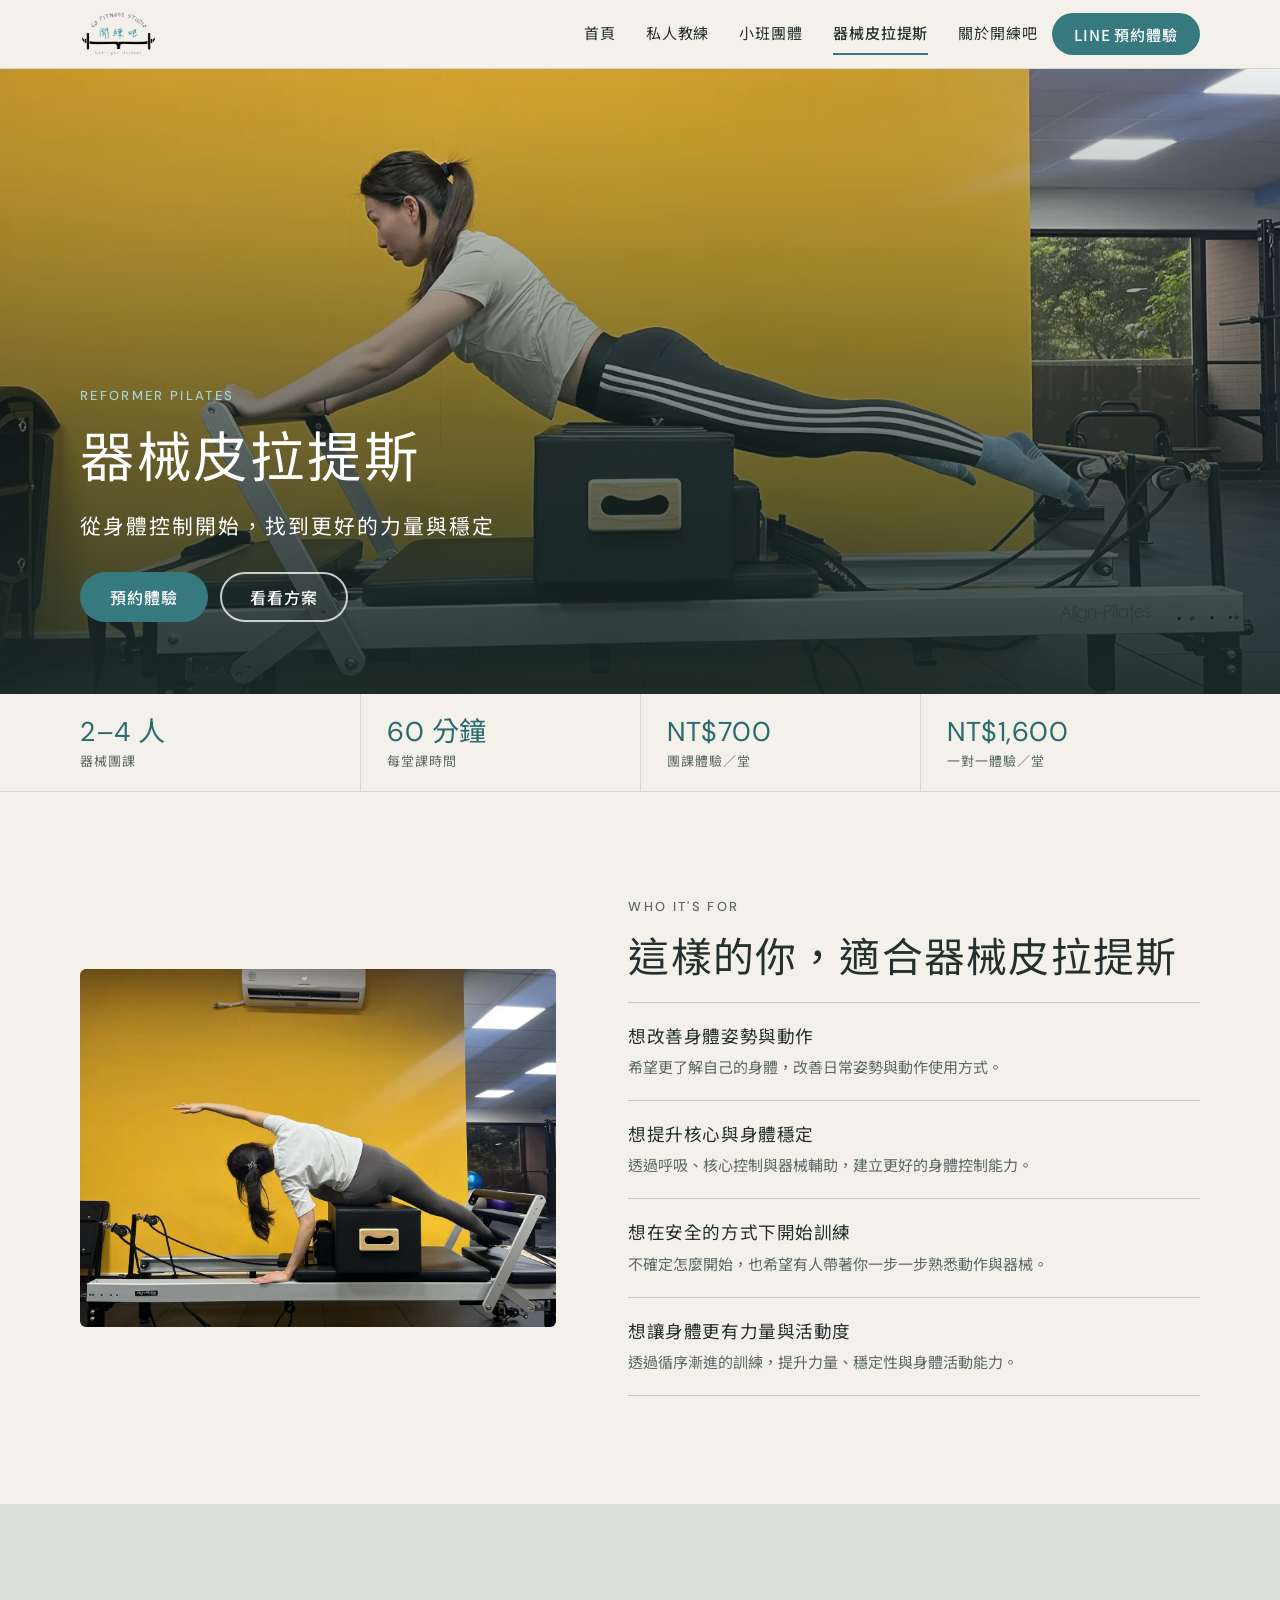
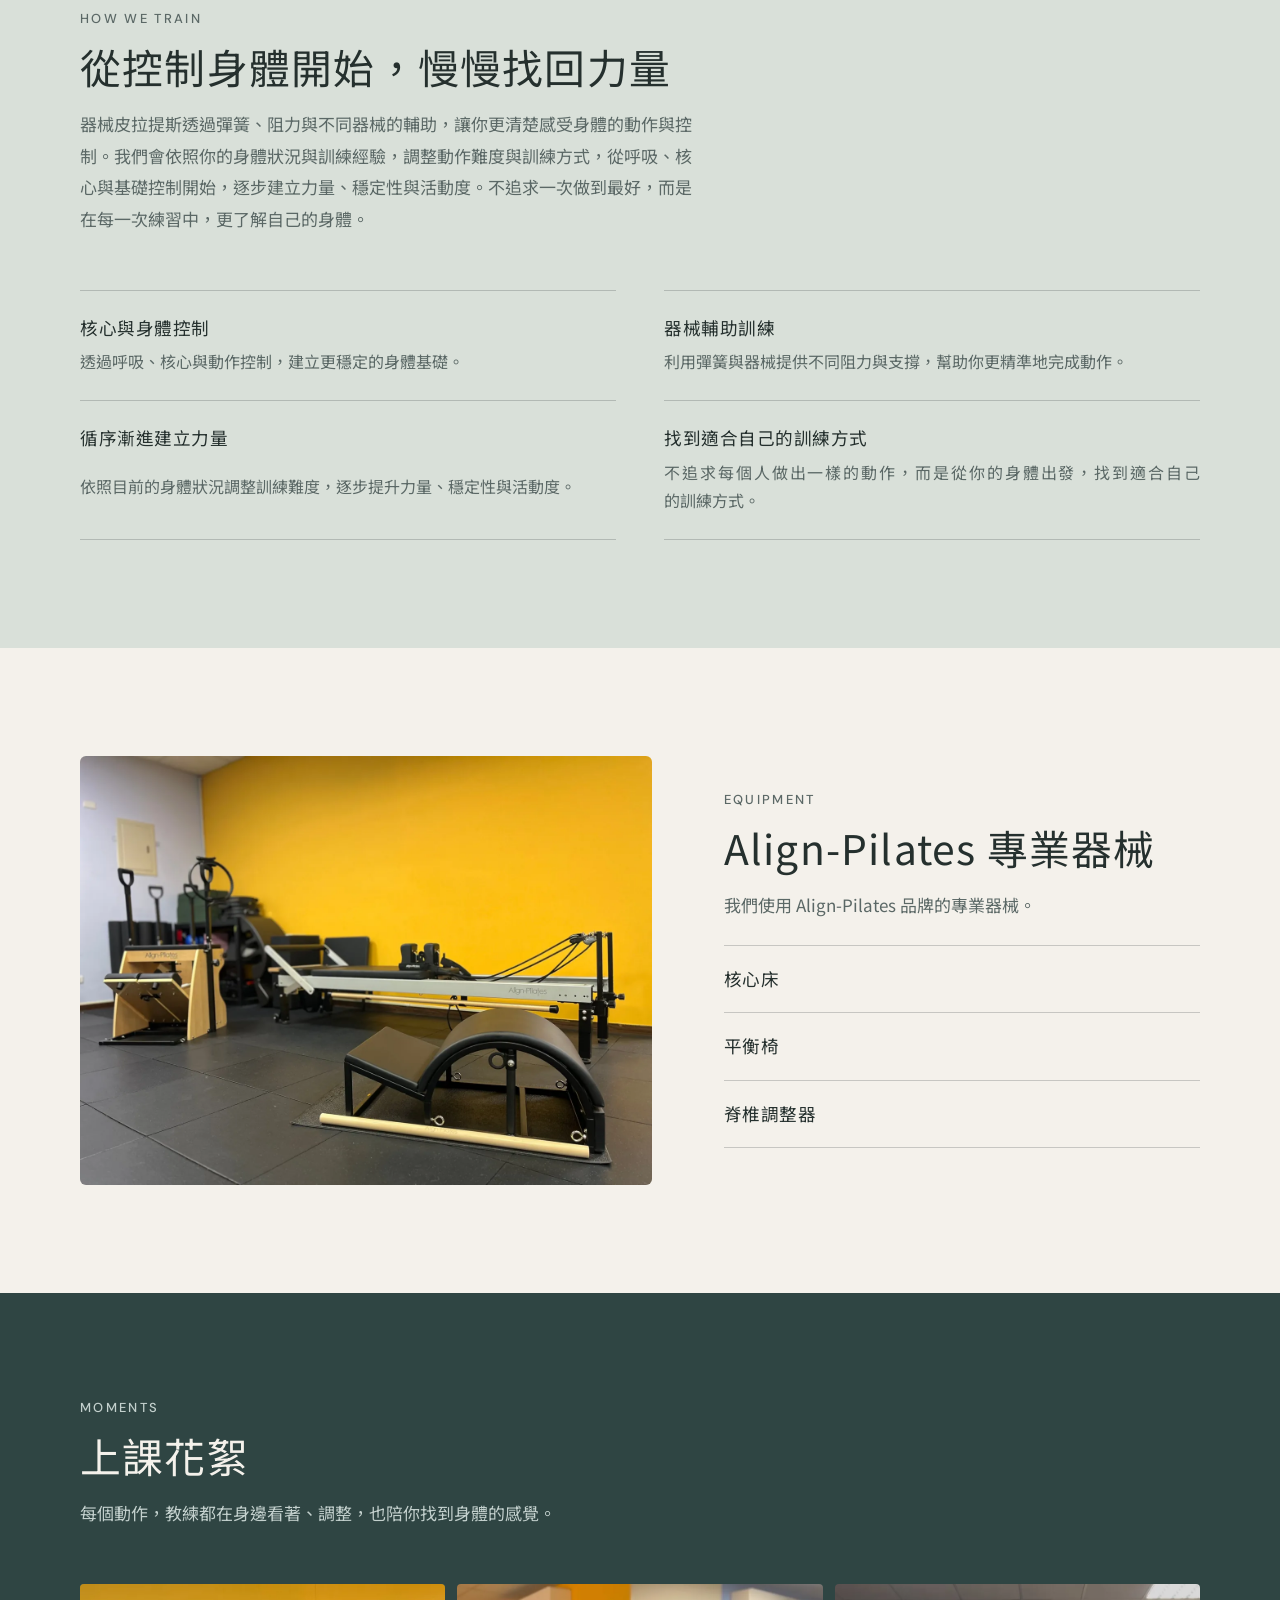
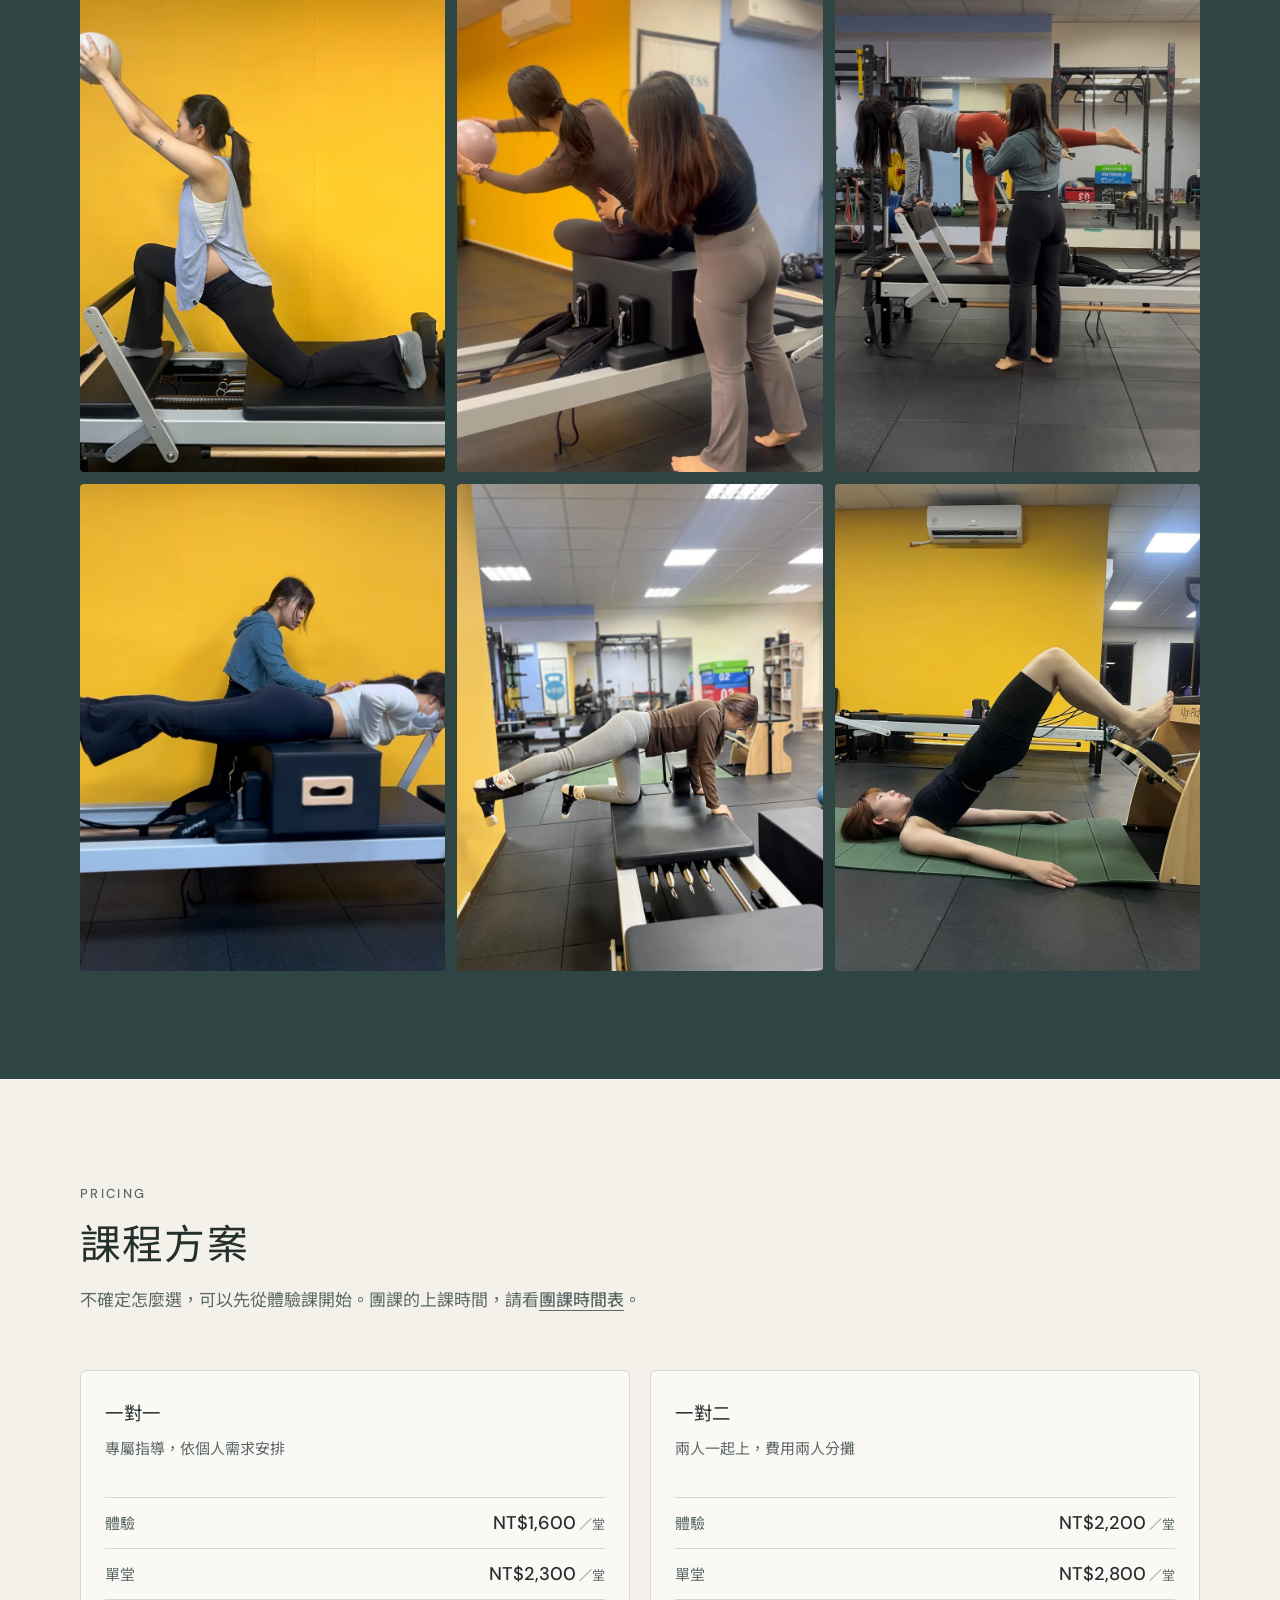
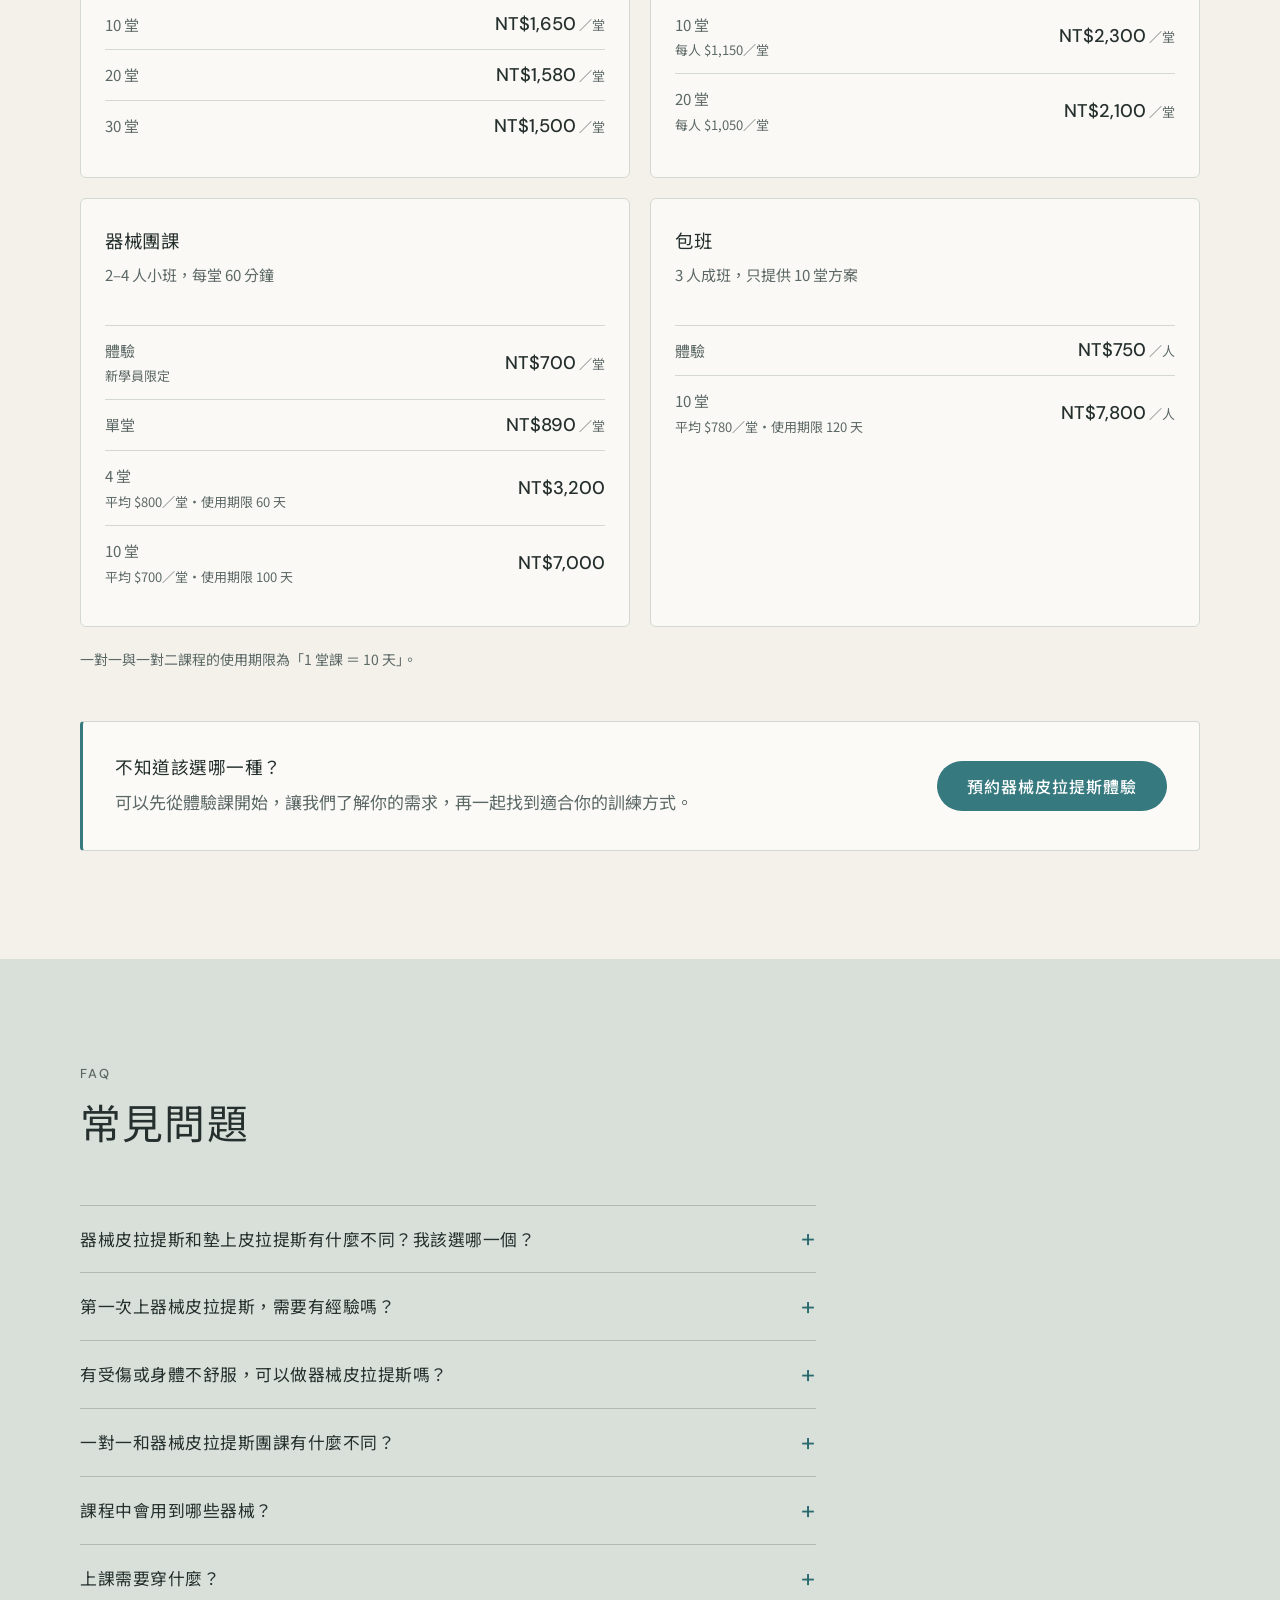
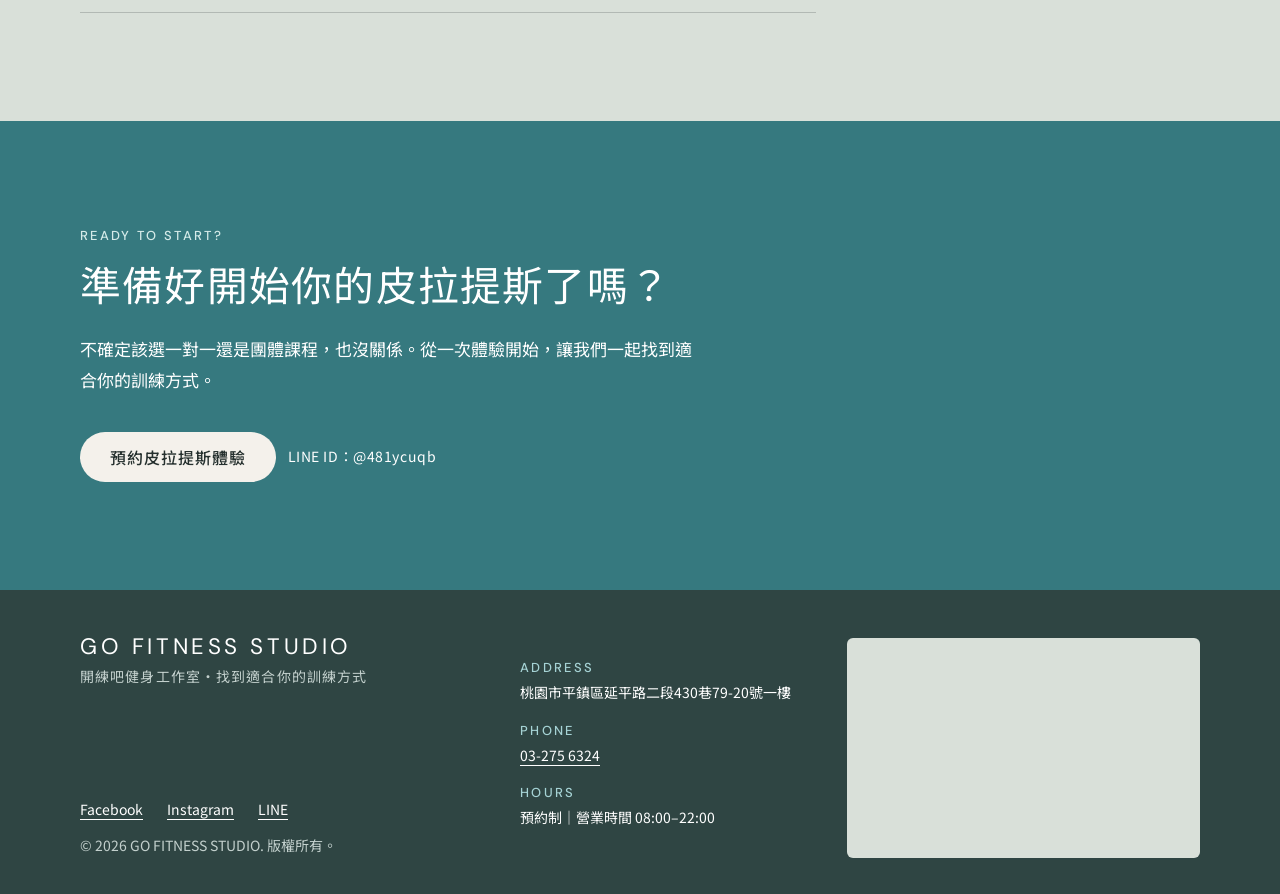
<file: pilates.html>
<!doctype html>
<html lang="zh-Hant-TW">
<head>
<meta charset="utf-8">
<meta name="viewport" content="width=device-width, initial-scale=1, viewport-fit=cover">
<script>document.documentElement.classList.add('js');</script>
<title>桃園平鎮器械皮拉提斯｜核心床・一對一・器械團課｜開練吧</title>
<meta name="description" content="開練吧器械皮拉提斯，使用 Align-Pilates 核心床、平衡椅與脊椎調整器，提供一對一、一對二與 2–4 人器械團課。預約制，歡迎預約體驗。">
<link rel="canonical" href="https://gofitness110.github.io/official-site/pilates.html">
<meta property="og:url" content="https://gofitness110.github.io/official-site/pilates.html">
<meta property="og:type" content="website">
<meta property="og:site_name" content="開練吧健身工作室 Go Fitness Studio">
<meta property="og:title" content="桃園平鎮器械皮拉提斯｜核心床・一對一・器械團課｜開練吧">
<meta property="og:description" content="核心床、平衡椅與脊椎調整器。一對一、一對二與 2–4 人器械團課，歡迎預約體驗。">
<meta property="og:image" content="https://gofitness110.github.io/official-site/images/og.jpg">
<meta name="twitter:card" content="summary_large_image">
<link rel="icon" href="images/favicon-round.png?v=2">
<link rel="preconnect" href="https://fonts.googleapis.com">
<link rel="preconnect" href="https://fonts.gstatic.com" crossorigin>
<link rel="stylesheet" href="https://fonts.googleapis.com/css2?family=DM+Sans:wght@400;500&family=Noto+Sans+TC:wght@300;400;500&display=swap">
<script type="application/ld+json">
{
 "@context": "https://schema.org",
 "@type": "FAQPage",
 "mainEntity": [
  {
   "@type": "Question",
   "name": "器械皮拉提斯和墊上皮拉提斯有什麼不同？我該選哪一個？",
   "acceptedAnswer": {
    "@type": "Answer",
    "text": "器械皮拉提斯利用彈簧與器械提供支撐或挑戰，適合想更專注在身體控制與力量的人；墊上皮拉提斯主要利用自己的體重。不確定哪一種適合，可以先和教練聊聊，由教練協助評估。"
   }
  },
  {
   "@type": "Question",
   "name": "第一次上器械皮拉提斯，需要有經驗嗎？",
   "acceptedAnswer": {
    "@type": "Answer",
    "text": "不需要。教練會依照你的狀況調整動作與進度。"
   }
  },
  {
   "@type": "Question",
   "name": "有受傷或身體不舒服，可以做器械皮拉提斯嗎？",
   "acceptedAnswer": {
    "@type": "Answer",
    "text": "預約前請先告知目前的狀況，教練會幫你評估。若評估後不適合訓練，會建議你先就醫檢查。"
   }
  },
  {
   "@type": "Question",
   "name": "一對一和器械皮拉提斯團課有什麼不同？",
   "acceptedAnswer": {
    "@type": "Answer",
    "text": "一對一依照個人需求安排課程；團課為 2–4 人小班，適合喜歡一起運動、想規律練習的人。"
   }
  },
  {
   "@type": "Question",
   "name": "課程中會用到哪些器械？",
   "acceptedAnswer": {
    "@type": "Answer",
    "text": "核心床、平衡椅與脊椎調整器，皆為 Align-Pilates 品牌。"
   }
  },
  {
   "@type": "Question",
   "name": "上課需要穿什麼？",
   "acceptedAnswer": {
    "@type": "Answer",
    "text": "舒適、方便活動的衣服即可。建議穿止滑襪，沒有的話也可以使用教室提供的止滑墊。"
   }
  }
 ]
}
</script>
<link rel="stylesheet" href="css/style.css">
</head>
<body>

<header class="site-header">
  <div class="wrap header-in">
    <a class="brand" href="index.html" aria-label="開練吧健身工作室 回到首頁"><img src="images/logo.webp" alt="開練吧健身工作室 Go Fitness Studio" width="420" height="251"></a>
    <nav class="nav" id="site-nav" aria-label="主選單">
      <a href="index.html">首頁</a>
      <a href="personal-trainer.html"><span class="nb">私人教練</span></a>
      <a href="group-class.html">小班團體</a>
      <a href="pilates.html" aria-current="page"><span class="nb">器械皮拉提斯</span></a>
      <a href="about.html">關於<span class="nb">開練吧</span></a>
    </nav>
    <a class="btn btn-teal btn-sm header-cta" href="https://lin.ee/pQq4I0h">LINE 預約體驗</a>
    <button class="menu-btn" type="button" aria-expanded="false" aria-controls="site-nav" aria-label="開啟選單"><span></span></button>
  </div>
</header>

<main id="top">

  <section class="hero" aria-labelledby="hero-title">
    <img class="hero-img" src="images/pl-hero.webp" width="1600" height="1176" fetchpriority="high" alt="學員在核心床上進行皮拉提斯訓練，背景是工作室的牆面" style="object-position:35% 45%">
    <div class="wrap hero-in">
      <p class="label">Reformer Pilates</p>
      <h1 id="hero-title"><span class="nb">器械皮拉提斯</span></h1>
      <p class="hero-sub">從身體控制開始，找到更好的力量與穩定</p>
      <div class="hero-actions">
        <a class="btn btn-teal" href="https://lin.ee/pQq4I0h">預約體驗</a>
        <a class="btn btn-ghost" href="#pricing">看看方案</a>
      </div>
    </div>
  </section>

  <div class="facts-strip">
    <ul class="wrap facts" aria-label="器械皮拉提斯一覽">
      <li><b>2–4&nbsp;人</b><span><span class="nb">器械團課</span></span></li>
      <li><b>60&nbsp;分鐘</b><span>每堂課時間</span></li>
      <li><b>NT$700</b><span>團課體驗／堂</span></li>
      <li><b>NT$1,600</b><span><span class="nb">一對一</span>體驗／堂</span></li>
    </ul>
  </div>

  <section class="band" aria-labelledby="intro-title">
    <div class="wrap split">
      <img class="split-img wide" src="images/pl-intro.webp" width="1400" height="1050" loading="lazy" decoding="async" alt="學員在核心床旁的木箱上做側彎伸展">
      <div>
        <div class="sec-head" style="margin-bottom:20px">
          <p class="label">Who It's For</p>
          <h2 id="intro-title">這樣的你，適合<span class="nb">器械皮拉提斯</span></h2>
        </div>
        <ul class="fit">
          <li><h3>想改善身體姿勢與動作</h3><p>希望更了解自己的身體，改善日常姿勢與動作使用方式。</p></li>
          <li><h3>想提升核心與身體穩定</h3><p>透過呼吸、核心控制與器械輔助，建立更好的身體控制能力。</p></li>
          <li><h3>想在安全的方式下開始訓練</h3><p>不確定怎麼開始，也希望有人帶著你一步一步熟悉動作與器械。</p></li>
          <li><h3>想讓身體更有力量與活動度</h3><p>透過循序漸進的訓練，提升力量、穩定性與身體活動能力。</p></li>
        </ul>
      </div>
    </div>
  </section>

  <section class="band tint" aria-labelledby="method-title">
    <div class="wrap">
      <div class="sec-head">
        <p class="label">How We Train</p>
        <h2 id="method-title">從控制身體開始，慢慢找回力量</h2>
        <p><span class="nb">器械皮拉提斯</span>透過彈簧、阻力與不同器械的輔助，讓你更清楚感受身體的動作與控制。我們會依照你的身體狀況與訓練經驗，調整動作難度與<span class="nb">訓練方式</span>，從呼吸、核心與基礎控制開始，逐步建立力量、穩定性與活動度。不追求一次做到最好，而是在每一次練習中，更了解自己的身體。</p>
      </div>
      <ul class="pillars two">
        <li>
          <h3>核心與身體控制</h3>
          <p>透過呼吸、核心與動作控制，建立更穩定的身體基礎。</p>
        </li>
        <li>
          <h3>器械輔助訓練</h3>
          <p>利用彈簧與器械提供不同阻力與支撐，幫助你更精準地完成動作。</p>
        </li>
        <li>
          <h3>循序漸進建立力量</h3>
          <p>依照目前的身體狀況調整訓練難度，逐步提升力量、穩定性與活動度。</p>
        </li>
        <li>
          <h3>找到適合自己的<span class="nb">訓練方式</span></h3>
          <p>不追求每個人做出一樣的動作，而是從你的身體出發，找到適合自己的<span class="nb">訓練方式</span>。</p>
        </li>
      </ul>
    </div>
  </section>

  <section class="band" aria-labelledby="equip-title">
    <div class="wrap split reverse">
      <img class="split-img wide" src="images/pl-equip.webp" width="1400" height="1050" loading="lazy" decoding="async" alt="工作室的器械皮拉提斯區：平衡椅、核心床與脊椎調整器">
      <div>
        <div class="sec-head" style="margin-bottom:24px">
          <p class="label">Equipment</p>
          <h2 id="equip-title"><span class="nb">Align-Pilates</span> <span class="nb">專業器械</span></h2>
          <p>我們使用 <span class="nb">Align-Pilates</span> 品牌的<span class="nb">專業器械</span>。</p>
        </div>
        <ul class="fit">
          <li><h3><span class="nb">核心床</span></h3></li>
          <li><h3><span class="nb">平衡椅</span></h3></li>
          <li><h3><span class="nb">脊椎調整器</span></h3></li>
        </ul>
      </div>
    </div>
  </section>

  <section class="band on-dark" aria-labelledby="moments-title">
    <div class="wrap">
      <div class="sec-head">
        <p class="label">Moments</p>
        <h2 id="moments-title">上課花絮</h2>
        <p>每個動作，教練都在身邊看著、調整，也陪你找到身體的感覺。</p>
      </div>
      <div class="moments six">
        <figure><img src="images/pl-g1.webp" width="900" height="1062" loading="lazy" decoding="async" alt="學員在核心床上跪姿弓箭步，雙手舉起小球" style="object-position:50% 0%"></figure>
        <figure><img src="images/pl-g4.webp" width="900" height="1350" loading="lazy" decoding="async" alt="教練在學員身後，用手引導腰背的位置"></figure>
        <figure><img src="images/pl-g5.webp" width="900" height="1235" loading="lazy" decoding="async" alt="教練在一旁引導學員，在核心床上調整姿勢"></figure>
        <figure><img src="images/pl-g6.webp" width="895" height="1500" loading="lazy" decoding="async" alt="教練協助學員在核心床上做背部伸展"></figure>
        <figure><img src="images/pl-g7.webp" width="900" height="1200" loading="lazy" decoding="async" alt="學員在核心床上做四足跪姿的核心訓練"></figure>
        <figure><img src="images/pl-g2.webp" width="900" height="1200" loading="lazy" decoding="async" alt="學員躺在墊上，雙腳踩在平衡椅上做臀橋"></figure>
      </div>
    </div>
  </section>

  <section class="band" id="pricing" aria-labelledby="pricing-title">
    <div class="wrap">
      <div class="sec-head">
        <p class="label">Pricing</p>
        <h2 id="pricing-title">課程方案</h2>
        <p>不確定怎麼選，可以先從<span class="nb">體驗課</span>開始。團課的上課時間，請看<a class="text-link" href="group-class.html#schedule" style="font-weight:500;text-underline-offset:4px">團課時間表</a>。</p>
      </div>
      <div class="plans two">
        <article class="plan">
          <h3><span class="nb">一對一</span></h3>
          <p>專屬指導，依個人需求安排</p>
          <ul class="tiers" aria-label="一對一價格">
            <li><span>體驗</span><b>NT$1,600<small>／堂</small></b></li>
            <li><span>單堂</span><b>NT$2,300<small>／堂</small></b></li>
            <li><span>10&nbsp;堂</span><b>NT$1,650<small>／堂</small></b></li>
            <li><span>20&nbsp;堂</span><b>NT$1,580<small>／堂</small></b></li>
            <li><span>30&nbsp;堂</span><b>NT$1,500<small>／堂</small></b></li>
          </ul>
        </article>
        <article class="plan">
          <h3><span class="nb">一對二</span></h3>
          <p>兩人一起上，費用兩人分攤</p>
          <ul class="tiers" aria-label="一對二價格">
            <li><span>體驗</span><b>NT$2,200<small>／堂</small></b></li>
            <li><span>單堂</span><b>NT$2,800<small>／堂</small></b></li>
            <li><span>10&nbsp;堂<em>每人 $1,150／堂</em></span><b>NT$2,300<small>／堂</small></b></li>
            <li><span>20&nbsp;堂<em>每人 $1,050／堂</em></span><b>NT$2,100<small>／堂</small></b></li>
          </ul>
        </article>
        <article class="plan">
          <h3><span class="nb">器械團課</span></h3>
          <p>2–4&nbsp;人小班，每堂 60&nbsp;分鐘</p>
          <ul class="tiers" aria-label="器械團課價格">
            <li><span>體驗<em>新學員限定</em></span><b>NT$700<small>／堂</small></b></li>
            <li><span>單堂</span><b>NT$890<small>／堂</small></b></li>
            <li><span>4&nbsp;堂<em>平均 $800／堂・<span class="nb">使用期限</span> 60&nbsp;天</em></span><b>NT$3,200</b></li>
            <li><span>10&nbsp;堂<em>平均 $700／堂・<span class="nb">使用期限</span> 100&nbsp;天</em></span><b>NT$7,000</b></li>
          </ul>
        </article>
        <article class="plan">
          <h3>包班</h3>
          <p>3&nbsp;人成班，只提供 10&nbsp;堂方案</p>
          <ul class="tiers" aria-label="包班價格">
            <li><span>體驗</span><b>NT$750<small>／人</small></b></li>
            <li><span>10&nbsp;堂<em>平均 $780／堂・<span class="nb">使用期限</span> 120&nbsp;天</em></span><b>NT$7,800<small>／人</small></b></li>
          </ul>
        </article>
      </div>
      <p class="plan-note"><span class="nb">一對一</span>與<span class="nb">一對二</span>課程的<span class="nb">使用期限</span>為「1&nbsp;堂課 ＝ 10&nbsp;天」。</p>
      <aside class="plan-help" aria-labelledby="help-title">
        <div>
          <h3 id="help-title">不知道該選哪一種？</h3>
          <p>可以先從<span class="nb">體驗課</span>開始，讓我們了解你的需求，再一起找到適合你的<span class="nb">訓練方式</span>。</p>
        </div>
        <a class="btn btn-teal" href="https://lin.ee/pQq4I0h">預約<span class="nb">器械皮拉提斯</span>體驗</a>
      </aside>
    </div>
  </section>

  <section class="band tint" aria-labelledby="faq-title">
    <div class="wrap">
      <div class="sec-head">
        <p class="label">FAQ</p>
        <h2 id="faq-title"><span class="nb">常見問題</span></h2>
      </div>
      <div class="faq">
        <details>
          <summary><span class="q"><span class="nb">器械皮拉提斯</span>和<span class="nb">墊上皮拉提斯</span>有什麼不同？我該選<span class="nb">哪一個？</span></span></summary>
          <p><span class="nb">器械皮拉提斯</span>利用彈簧與器械提供支撐或挑戰，適合想更專注在身體控制與力量的人；<span class="nb">墊上皮拉提斯</span>主要利用自己的體重。不確定哪一種適合，可以先和教練聊聊，由教練協助評估。</p>
        </details>
        <details>
          <summary><span class="q">第一次上<span class="nb">器械皮拉提斯</span>，需要有經驗嗎？</span></summary>
          <p>不需要。教練會依照你的狀況調整動作與進度。</p>
        </details>
        <details>
          <summary><span class="q">有受傷或身體不舒服，可以做<span class="nb">器械皮拉提斯</span>嗎？</span></summary>
          <p>預約前請先告知目前的狀況，教練會幫你評估。若評估後不適合訓練，會建議你先就醫檢查。</p>
        </details>
        <details>
          <summary><span class="q"><span class="nb">一對一</span>和<span class="nb">器械皮拉提斯</span>團課有什麼不同？</span></summary>
          <p><span class="nb">一對一</span>依照個人需求安排課程；團課為 2–4&nbsp;人小班，適合喜歡一起運動、想規律練習的人。</p>
        </details>
        <details>
          <summary><span class="q">課程中會用到哪些器械？</span></summary>
          <p><span class="nb">核心床</span>、<span class="nb">平衡椅</span>與<span class="nb">脊椎調整器</span>，皆為 <span class="nb">Align-Pilates</span> 品牌。</p>
        </details>
        <details>
          <summary><span class="q">上課需要穿什麼？</span></summary>
          <p>舒適、方便活動的衣服即可。建議穿止滑襪，沒有的話也可以使用教室提供的止滑墊。</p>
        </details>
      </div>
    </div>
  </section>

  <section class="band cta-band" id="contact" aria-labelledby="cta-title">
    <div class="wrap cta">
      <div>
        <div class="sec-head" style="margin-bottom:22px">
          <p class="label">Ready to Start?</p>
          <h2 id="cta-title">準備好開始你的<span class="nb">皮拉提斯</span>了嗎？</h2>
        </div>
        <div class="copy">
          <p>不確定該選<span class="nb">一對一</span>還是<span class="nb">團體課程</span>，也沒關係。從一次體驗開始，讓我們一起找到適合你的<span class="nb">訓練方式</span>。</p>
        </div>
        <div class="cta-actions">
          <a class="btn btn-cream" href="https://lin.ee/pQq4I0h">預約<span class="nb">皮拉提斯</span>體驗</a>
          <span class="line-id">LINE ID：@481ycuqb</span>
        </div>
      </div>
    </div>
  </section>

</main>

<footer class="site-footer">
  <div class="wrap foot">
    <div class="foot-brand">
      <p class="foot-name">GO FITNESS STUDIO<small><span class="nb">開練吧</span><span class="nb">健身工作室</span>・找到適合你的<span class="nb">訓練方式</span></small></p>
    </div>
    <div class="info foot-card">
      <dl>
        <div><dt>Address</dt><dd>桃園市平鎮區延平路二段<span class="nb">430巷79-20號一樓</span></dd></div>
        <div><dt>Phone</dt><dd><a href="tel:+886032756324">03-275 6324</a></dd></div>
        <div><dt>Hours</dt><dd><span class="nb">預約制</span>｜營業時間 08:00–22:00</dd></div>
      </dl>
      <iframe class="map" title="開練吧健身工作室的 Google 地圖位置" src="https://www.google.com/maps?q=%E6%A1%83%E5%9C%92%E5%B8%82%E5%B9%B3%E9%8E%AE%E5%8D%80%E5%BB%B6%E5%B9%B3%E8%B7%AF%E4%BA%8C%E6%AE%B5430%E5%B7%B779-20%E8%99%9F&amp;hl=zh-TW&amp;z=17&amp;output=embed" loading="lazy" referrerpolicy="no-referrer-when-downgrade" allowfullscreen></iframe>
    </div>
    <div class="foot-meta">
      <p class="social"><a href="https://www.facebook.com/gofitness110">Facebook</a><a href="https://www.instagram.com/gofitness.110">Instagram</a><a href="https://lin.ee/pQq4I0h">LINE</a></p>
      <p>© 2026 GO FITNESS STUDIO. 版權所有。</p>
    </div>
  </div>
</footer>

<div class="dock" aria-label="快速預約">
  <a class="btn btn-teal" href="https://lin.ee/pQq4I0h">LINE 預約體驗</a>
  <a class="btn btn-outline" href="tel:+886032756324">撥打電話</a>
</div>

<script>
(function () {
  var btn = document.querySelector('.menu-btn');
  var nav = document.getElementById('site-nav');
  if (btn && nav) {
    btn.addEventListener('click', function () {
      var open = nav.classList.toggle('open');
      btn.setAttribute('aria-expanded', open ? 'true' : 'false');
      btn.setAttribute('aria-label', open ? '關閉選單' : '開啟選單');
    });
    nav.addEventListener('click', function (e) {
      if (e.target.tagName === 'A') {
        nav.classList.remove('open');
        btn.setAttribute('aria-expanded', 'false');
        btn.setAttribute('aria-label', '開啟選單');
      }
    });
  }
})();
</script>
</body>
</html>
</file>
<file: css/style.css>
/* Layout concept: mobile-first stack of full-width bands in the studio's brand palette (cream, sage, deep
   green-grey, teal, blue). Teal is the one action colour (buttons, final call-to-action band); type stays light
   (400-500) so the page reads calm and welcoming rather than like a traditional gym. */
:root{
  --ink:#25302e;
  --muted:#5b6866;
  --line:#d3d9d2;
  --paper:#f4f1eb;
  --tint:#d9e0d9;
  --deep:#516d69;
  --deep-dark:#2f4543;
  --teal:#36797f;
  --teal-hover:#2c686d;
  --teal-text:#2a6b70;
  --teal-soft:#a6d3d5;
  --blue:#4b859f;
  --sage:#929f9d;
  --on-dark:#f4f1eb;
  --on-dark-muted:#c3d0cd;
  --font-body:"Noto Sans TC","PingFang TC","Microsoft JhengHei",system-ui,sans-serif;
  --font-label:"DM Sans","Noto Sans TC","PingFang TC",system-ui,sans-serif;
  --gutter-l:max(20px,env(safe-area-inset-left,0px));
  --gutter-r:max(20px,env(safe-area-inset-right,0px));
  color-scheme:light;
}
*{box-sizing:border-box}
html{scroll-behavior:smooth;scroll-padding-top:76px;-webkit-text-size-adjust:100%}
body{margin:0;background:var(--paper);color:var(--ink);font:400 17px/1.85 var(--font-body);padding-bottom:84px}
body::before{content:"";position:fixed;inset:0 0 auto;height:env(safe-area-inset-top,0px);z-index:40;background:var(--paper)}
img{display:block;max-width:100%;height:auto}
a{color:inherit}
h1,h2,h3,p,ul,ol,figure{margin:0}
ul,ol{padding:0;list-style:none}
:focus-visible{outline:3px solid var(--teal);outline-offset:3px}
.on-dark :focus-visible,.hero :focus-visible,.cta-band :focus-visible{outline-color:var(--teal-soft)}
.cta-band :focus-visible{outline-color:var(--paper)}

.wrap{width:100%;max-width:1160px;margin-inline:auto;padding-left:var(--gutter-l);padding-right:var(--gutter-r)}
.band{padding-block:clamp(60px,9vw,108px)}
.on-dark{background:var(--deep-dark);color:var(--on-dark)}
.tint{background:var(--tint)}

.label{font:500 13px/1 var(--font-label);letter-spacing:.18em;text-transform:uppercase;color:var(--teal-text)}
.on-dark .label,.hero .label{color:var(--teal-soft)}
h2{font-size:clamp(1.65rem,4.6vw,2.55rem);line-height:1.35;font-weight:400;letter-spacing:.03em;text-wrap:balance}
h3{font-size:1.1rem;line-height:1.5;font-weight:400;letter-spacing:.03em}
.sec-head{display:grid;gap:14px;margin-bottom:clamp(32px,5vw,56px)}
.sec-head p{color:var(--muted);max-width:36em}
.on-dark .sec-head p{color:var(--on-dark-muted)}
.copy{display:grid;gap:1.1em;max-width:36em}

.btn{display:inline-flex;align-items:center;justify-content:center;gap:.5em;min-height:50px;padding:0 28px;border-radius:999px;border:2px solid transparent;font:500 16px/1 var(--font-body);letter-spacing:.06em;text-decoration:none;white-space:nowrap;cursor:pointer;transition:background-color .2s,color .2s,border-color .2s}
.btn-teal{background:var(--teal);color:#fff}
.btn-teal:hover{background:var(--teal-hover)}
.btn-cream{background:var(--paper);color:var(--ink)}
.btn-cream:hover{background:#fff}
.btn-ink{background:var(--deep-dark);color:#fff}
.btn-ink:hover{background:var(--ink)}
.btn-ghost{border-color:rgba(255,255,255,.75);color:#fff}
.btn-ghost:hover{background:rgba(255,255,255,.14)}
.btn-outline{border-color:var(--ink);color:var(--ink)}
.btn-outline:hover{background:var(--ink);color:#fff}
.btn-sm{min-height:42px;padding:0 20px;font-size:15px}

/* header */
.site-header{position:sticky;top:env(safe-area-inset-top,0px);z-index:30;background:rgba(244,241,235,.97);border-bottom:1px solid var(--line)}
.header-in{display:flex;align-items:center;gap:14px;min-height:68px}
.brand{display:block;line-height:0}
.brand img{height:46px;width:auto}
.nav{display:flex;align-items:center;gap:30px;margin-left:auto}
.nav a{font-size:15px;font-weight:400;letter-spacing:.06em;text-decoration:none;padding:6px 0;border-bottom:2px solid transparent}
.nav a:hover{border-bottom-color:var(--blue)}
.nav a[aria-current="page"]{border-bottom-color:var(--teal);font-weight:500}
.menu-btn{display:none;width:44px;height:44px;border:0;background:none;padding:0;cursor:pointer;place-items:center;color:var(--ink)}
.menu-btn span,.menu-btn span::before,.menu-btn span::after{display:block;width:22px;height:2px;background:currentColor;content:"";position:relative;transition:transform .2s,background-color .2s}
.menu-btn span::before{position:absolute;top:-7px}
.menu-btn span::after{position:absolute;top:7px}
.menu-btn[aria-expanded="true"] span{background:transparent}
.menu-btn[aria-expanded="true"] span::before{top:0;transform:rotate(45deg)}
.menu-btn[aria-expanded="true"] span::after{top:0;transform:rotate(-45deg)}

/* hero */
.hero{position:relative;isolation:isolate;display:flex;align-items:flex-end;background:var(--deep-dark);color:#fff;overflow:hidden}
.hero-img{position:absolute;inset:0;width:100%;height:100%;object-fit:cover;object-position:50% 55%;z-index:-2}
.hero::after{content:"";position:absolute;inset:0;z-index:-1;background:linear-gradient(to top,rgba(26,42,40,.9) 0%,rgba(26,42,40,.6) 42%,rgba(26,42,40,.08) 100%)}
.hero-in{padding-top:clamp(190px,34vw,320px);padding-bottom:clamp(40px,6vw,72px);display:grid;gap:18px;justify-items:start}
.hero h1{font-size:clamp(2.5rem,7vw,3.4rem);line-height:1.25;font-weight:400;letter-spacing:.05em;max-width:12em;text-wrap:balance}
.hero h1 mark{background:none;color:var(--teal-soft)}
.hero-sub{font-size:clamp(1.05rem,2.6vw,1.3rem);font-weight:400;letter-spacing:.1em}
.hero-actions{display:flex;flex-wrap:wrap;gap:12px;margin-top:10px}

/* facts strip */
.facts-strip{background:var(--paper);color:var(--ink);border-bottom:1px solid var(--line)}
.facts{display:grid;grid-template-columns:repeat(2,minmax(0,1fr))}
.facts li{padding:18px 0 16px;display:grid;gap:2px;border-top:1px solid var(--line)}
.facts li:nth-child(-n+2){border-top:0}
.facts li:nth-child(even){padding-left:20px;border-left:1px solid var(--line)}
.facts b{font:400 clamp(1.25rem,4.4vw,1.7rem)/1.2 var(--font-label);letter-spacing:.02em;color:var(--teal-text);font-variant-numeric:tabular-nums;white-space:nowrap}
.facts span{font-size:13px;line-height:1.5;color:var(--muted);letter-spacing:.08em}

/* courses */
.courses{display:grid;gap:44px}
.course{display:grid;align-content:start;gap:10px}
.course-img{display:block;overflow:hidden;border-radius:6px;margin-bottom:10px;background:var(--tint)}
.course-img img{width:100%;aspect-ratio:4/3;object-fit:cover;transition:transform .5s ease}
.course-img:hover img{transform:scale(1.04)}
.course-lead{font-weight:500;color:var(--teal-text);letter-spacing:.04em;font-size:15px;line-height:1.6}
.course p:not(.course-lead):not(.label):not(.price){color:var(--muted);font-size:16px;line-height:1.8}
.price{font-size:15px;line-height:1.6;padding-top:10px;margin-top:6px;border-top:1px solid var(--line)}
.price strong{font:500 1.5rem/1 var(--font-label);letter-spacing:.02em;margin:0 .15em;font-variant-numeric:tabular-nums}
.more{justify-self:start;font-weight:500;font-size:15px;letter-spacing:.08em;text-decoration:none;border-bottom:1px solid var(--blue);padding-bottom:3px}
.more:hover{background:var(--tint)}
.helper{margin-top:clamp(40px,6vw,64px);display:grid;gap:18px;justify-items:start;padding:clamp(24px,4vw,36px);background:var(--tint);border-radius:6px}
.helper h3{font-size:1.35rem}
.helper p{color:var(--muted);font-size:16px}

/* philosophy */
.philo{display:grid;gap:44px}
.pillars{display:grid}
.pillars li{display:grid;gap:6px;padding-block:24px;border-top:1px solid rgba(37,48,46,.22)}
.pillars li:last-child{border-bottom:1px solid rgba(37,48,46,.22)}
.pillars p{font-size:16px;color:var(--muted);line-height:1.8}

/* why */
.why{display:grid;gap:40px}
.why figure{display:grid;gap:14px;align-content:start}
.why img{width:100%;aspect-ratio:16/9;object-fit:cover;border-radius:6px}
.why p{font-size:16px;color:var(--muted);line-height:1.8}

/* space gallery */
.gallery{display:grid;grid-template-columns:repeat(2,minmax(0,1fr));gap:10px}
.gallery img{width:100%;height:100%;object-fit:cover;border-radius:4px}
.gallery .g-turf{grid-column:span 2;aspect-ratio:16/9}
.gallery .g-chair,.gallery .g-equip{aspect-ratio:3/4}
.gallery figure{overflow:hidden;border-radius:4px;background:var(--deep)}

/* testimonials */
.quotes{display:grid;gap:28px}
.quote{display:grid;align-content:start;gap:16px;padding-top:22px;border-top:2px solid var(--deep)}
.quote p{font-size:16px;line-height:1.95}
.js .quote.is-clamped p{display:-webkit-box;-webkit-box-orient:vertical;-webkit-line-clamp:6;line-clamp:6;overflow:hidden}
.quote-more{display:none;justify-self:start;border:0;background:none;padding:0;font:500 15px/1.6 var(--font-body);letter-spacing:.06em;color:var(--teal-text);cursor:pointer;text-decoration:underline;text-underline-offset:4px}
.js .quote-more{display:inline-block}
.quote footer{display:flex;flex-wrap:wrap;align-items:center;gap:8px 12px;font-size:14px;color:var(--muted)}
.quote footer b{font-weight:500;color:var(--ink);font-size:15px}
.tag{display:inline-block;padding:2px 10px;border:1px solid var(--line);border-radius:999px;font-size:13px;line-height:1.7}

/* about */
.about{display:grid;gap:36px;align-items:center}
.about-img{border-radius:6px;width:100%;aspect-ratio:1/1;object-fit:cover}
.coaches{display:grid;margin-top:28px}
.coaches li{display:grid;grid-template-columns:5.5rem minmax(0,1fr);align-items:baseline;gap:12px;padding-block:14px;border-top:1px solid rgba(37,48,46,.22)}
.coaches li:last-child{border-bottom:1px solid rgba(37,48,46,.22)}
.coaches b{font:400 1.4rem/1 var(--font-label);letter-spacing:.12em}
.coaches span{font-size:16px;color:var(--muted);line-height:1.6}

/* final CTA */
.cta-band{background:var(--teal);color:#fff}
.cta-band .label{color:#d5ebe9}
.cta{display:grid;gap:36px;align-items:center;justify-items:start}
.cta .copy p{font-size:17px}
.cta-actions{display:flex;flex-wrap:wrap;gap:12px;align-items:center;margin-top:36px}
.line-id{font-size:14px;letter-spacing:.04em}
.info{display:grid;gap:18px;padding:clamp(24px,4vw,36px);background:var(--paper);color:var(--ink);border-radius:6px;font-size:16px;line-height:1.7}
.info dt{font:500 13px/1 var(--font-label);letter-spacing:.18em;color:var(--teal-text);text-transform:uppercase;margin-bottom:6px}
.info dd{margin:0}
.info dl{display:grid;gap:18px;margin:0}
.info a.text-link{font-weight:500;text-underline-offset:4px}

/* line breaking: keep short Chinese terms together, avoid one-character last lines */
.nb{white-space:nowrap}
.btn .nb{display:contents}
summary .q{display:block}
li,dd{text-wrap:pretty}
summary{text-wrap:balance}
p,.hero-sub{text-wrap:balance}
h1,h2,h3{text-wrap:balance}
/* footer */
.site-footer{background:var(--deep-dark);color:var(--on-dark-muted);padding-block:44px 36px;font-size:14px;line-height:1.8}
.foot{display:grid;gap:28px}
.foot-name{font:400 1.4rem/1.2 var(--font-label);letter-spacing:.16em;color:#fff}
.foot-name small{display:block;font:400 14px/1.6 var(--font-body);letter-spacing:.08em;color:var(--on-dark-muted);margin-top:4px}
.social{display:flex;flex-wrap:wrap;gap:8px 24px}
.social a{color:#fff;text-underline-offset:4px}

/* footer contact card */
@media (min-width:760px){
  .foot-card{grid-template-columns:minmax(0,5fr) minmax(0,6fr);gap:12px 32px;align-items:stretch}
  .foot-card dl{align-content:center}
  .foot-card .map{height:auto;min-height:220px;margin-top:0}
}
@media (min-width:1280px){
  .foot{grid-template-columns:minmax(0,1fr) minmax(0,680px);grid-template-areas:"brand card" "meta card";gap:28px 56px;align-items:start}
  .foot-brand{grid-area:brand}
  .foot-meta{grid-area:meta;align-self:end}
  .foot-card{grid-area:card}
}
.foot-name{white-space:nowrap}
.foot-card{margin-top:0;padding:0;background:none;color:var(--on-dark-muted);border-radius:0;font-size:14px;line-height:1.8}
.foot-card dt{color:var(--teal-soft)}
.foot-card dd{color:#fff}
.foot-card a{color:#fff;text-underline-offset:4px}
.foot-card .map{margin-top:4px;height:220px;border-radius:6px}
.foot-meta{display:grid;gap:10px}

/* mobile dock */
.dock{position:fixed;left:0;right:0;bottom:0;z-index:35;display:grid;grid-template-columns:1.4fr 1fr;gap:10px;padding:10px var(--gutter-r) calc(10px + env(safe-area-inset-bottom,0px)) var(--gutter-l);background:rgba(244,241,235,.97);border-top:1px solid var(--line)}
.dock .btn{min-height:48px;padding:0 12px}

/* ---- inner pages (private trainer etc.) ---- */
.split{display:grid;gap:36px;align-items:center}
.split-img{width:100%;aspect-ratio:4/5;object-fit:cover;border-radius:6px}
.fit li{display:grid;gap:4px;padding-block:20px;border-top:1px solid rgba(37,48,46,.22)}
.fit li:last-child{border-bottom:1px solid rgba(37,48,46,.22)}
.fit p{font-size:15px;color:var(--muted);line-height:1.8}
.basics,.steps{display:grid;gap:0}
.basics li,.steps li{display:grid;gap:6px;align-content:start;padding-block:22px;border-top:1px solid rgba(37,48,46,.22)}
.basics li:last-child,.steps li:last-child{border-bottom:1px solid rgba(37,48,46,.22)}
.basics p,.steps p{font-size:16px;color:var(--muted);line-height:1.8}
.num{font:500 1.5rem/1 var(--font-label);letter-spacing:.06em;color:var(--teal-text);font-variant-numeric:tabular-nums}
.pillars.two{gap:0}
.moments{display:grid;grid-template-columns:repeat(2,minmax(0,1fr));gap:10px}
.moments figure{overflow:hidden;border-radius:4px;background:var(--deep)}
.moments img{width:100%;height:100%;object-fit:cover}
.moments figure:first-child{grid-column:span 2;aspect-ratio:16/10}
.moments figure:not(:first-child){aspect-ratio:3/4}
.plans{display:grid;gap:16px}
.plan .num{margin-bottom:2px}
.plan .badge+.num{margin-top:0}
.plan{position:relative;display:grid;align-content:start;gap:8px;padding:28px 24px 26px;background:#fbf9f5;border:1px solid var(--line);border-radius:6px}
.plan.is-pick{border:2px solid var(--teal);padding:27px 23px 25px}
.plan .badge{justify-self:start;margin-bottom:4px;padding:3px 12px;border-radius:999px;background:var(--teal);color:#fff;font-size:13px;line-height:1.7;letter-spacing:.06em}
.plan h3{font-size:1.15rem}
.plan .plan-price{font:500 2.1rem/1.1 var(--font-label);letter-spacing:.01em;font-variant-numeric:tabular-nums;margin-top:6px}
.plan .plan-price small{white-space:nowrap;font:400 15px/1 var(--font-body);color:var(--muted);letter-spacing:.04em;margin-left:.3em}
.plan .plan-ask{font-size:1.2rem;font-weight:400;line-height:1.5;margin-top:6px;letter-spacing:.04em}
.plan p{font-size:15px;color:var(--muted);line-height:1.75}
.plan .plan-price,.plan .plan-ask{color:var(--ink)}
.tiers{display:grid;margin-top:28px}
.tiers li{display:flex;justify-content:space-between;align-items:baseline;gap:10px;padding-block:11px;border-top:1px solid var(--line);font-size:15px}
.tiers span{color:var(--muted)}
.tiers b{font:500 1.15rem/1.2 var(--font-label);font-variant-numeric:tabular-nums;white-space:nowrap}
.tiers small{font:400 13px/1 var(--font-body);color:var(--muted);margin-left:.2em}
.themes{display:flex;flex-wrap:wrap;gap:10px}
.themes li{padding:8px 18px;border:1px solid rgba(37,48,46,.3);border-radius:999px;font-size:16px;line-height:1.6;letter-spacing:.04em;background:var(--paper)}
.split-img.wide{aspect-ratio:4/3}
.plan .term{font-size:13px;color:var(--muted);padding-top:10px;margin-top:6px;border-top:1px solid var(--line)}
.tiers em{display:block;font-style:normal;font-size:13px;color:var(--muted)}
.tiers li{align-items:center}
.basics.three li{border-bottom:1px solid rgba(37,48,46,.22)}
.split-img.wide{aspect-ratio:4/3}
.sched{display:grid}
.sched-day{display:grid;grid-template-columns:3.4rem minmax(0,1fr);gap:14px;padding-block:14px;border-top:1px solid rgba(37,48,46,.22)}
.sched-day:last-child{border-bottom:1px solid rgba(37,48,46,.22)}
.sched-day h3{font-size:1rem;color:var(--teal-text);padding-top:10px}
.sched-cards{display:grid;gap:8px}
.sched-card{display:grid;gap:2px;padding:10px 14px;border-radius:6px;background:#fbf9f5;border:1px solid var(--line)}
.sched-card time{font:500 13px/1.4 var(--font-label);letter-spacing:.04em;color:var(--muted);font-variant-numeric:tabular-nums}
.sched-card b{font-weight:400;font-size:16px;line-height:1.5}
.sched-card.p700{background:var(--teal-soft);border-color:transparent}
.sched-card.p700 time{color:var(--ink)}
.sched-empty{padding-top:10px;color:var(--muted);font-size:15px}
.sched-fallback{color:var(--muted)}
.sched-legend{display:flex;flex-wrap:wrap;gap:6px 22px;margin-top:22px;font-size:14px;color:var(--muted)}
.sched-legend li{display:flex;align-items:center;gap:8px}
.sw{display:inline-block;width:18px;height:18px;border-radius:4px;background:#fbf9f5;border:1px solid var(--line)}
.sw.p700{background:var(--teal-soft);border-color:transparent}
.sched-cta{margin-top:26px}
.plans.two{gap:20px}
.plan-note{margin-top:20px;font-size:14px;color:var(--muted)}
.moments.four,.moments.six{grid-template-columns:repeat(2,minmax(0,1fr))}
.moments.four figure:first-child,.moments.six figure:first-child{grid-column:auto;aspect-ratio:3/4}
.team{display:grid}
.coach{display:grid;gap:26px;padding-block:44px;border-top:1px solid rgba(37,48,46,.22);align-items:start}
.coach:last-child{border-bottom:1px solid rgba(37,48,46,.22)}
.coach-img{width:100%;max-width:440px;aspect-ratio:1/1;object-fit:cover;border-radius:6px}
.coach-name{font:500 clamp(1.9rem,5vw,2.4rem)/1.1 var(--font-label);letter-spacing:.12em}
.coach-role{color:var(--teal-text);font-weight:500;letter-spacing:.04em;margin:6px 0 18px}
.coach .copy p{font-size:16px;line-height:1.9;color:var(--muted)}
.mini{margin:26px 0 12px;font:500 13px/1 var(--font-label);letter-spacing:.18em;color:var(--teal-text);text-transform:none}
.chips{display:flex;flex-wrap:wrap;gap:8px}
.chips .tag{font-size:14px;background:rgba(255,255,255,.5);border-color:rgba(37,48,46,.25)}
.certs{display:grid;gap:0}
.certs li{padding:9px 0;border-top:1px solid rgba(37,48,46,.18);font-size:15px;line-height:1.6}
.certs li:last-child{border-bottom:1px solid rgba(37,48,46,.18)}
.story-copy p+p{margin-top:1em}
.coaches-grid{display:grid;gap:28px;align-items:start}
.member{background:#fbf9f5;border:1px solid var(--line);border-radius:6px;overflow:hidden}
.member>img{width:100%;aspect-ratio:4/5;object-fit:cover}
.member-body{padding:24px 22px 8px}
.member h3{font:500 1.5rem/1.2 var(--font-label);letter-spacing:.1em}
.member .role{margin-top:6px;color:var(--teal-text);font-weight:500;font-size:15px;letter-spacing:.04em;line-height:1.6}
.member .bio{margin-top:14px;font-size:15.5px;line-height:1.9;color:var(--muted)}
.member details{margin-top:16px;border-top:1px solid var(--line)}
.member summary{display:flex;justify-content:space-between;align-items:center;padding-block:16px;cursor:pointer;list-style:none;font-weight:500;font-size:15px;letter-spacing:.04em}
.member summary::-webkit-details-marker{display:none}
.member summary::after{content:"+";font:400 1.5rem/1 var(--font-label);color:var(--teal-text)}
.member details[open] summary::after{content:"\2212"}
.member h4{font-size:13px;letter-spacing:.14em;color:var(--muted);font-weight:500;margin:4px 0 8px}
.member details ul{margin-bottom:18px}
.member details li{font-size:15px;line-height:1.7;padding:7px 0;border-top:1px solid var(--line)}
.hero .hero-in h1.long{font-size:clamp(1.9rem,4.4vw,3.1rem);line-height:1.3;max-width:20em}
.map{display:block;width:100%;height:240px;border:0;border-radius:4px;margin-top:22px;background:var(--tint)}
.faq{max-width:46rem}
.faq details{border-top:1px solid rgba(37,48,46,.22)}
.faq details:last-child{border-bottom:1px solid rgba(37,48,46,.22)}
.faq summary{display:flex;justify-content:space-between;align-items:center;gap:16px;padding-block:20px;cursor:pointer;list-style:none;font-weight:400;font-size:1.05rem;line-height:1.6;letter-spacing:.03em}
.faq summary::-webkit-details-marker{display:none}
.faq summary::after{content:"+";flex:none;font:400 1.6rem/1 var(--font-label);color:var(--teal-text)}
.faq details[open] summary::after{content:"\2212"}
.faq details p{padding:0 2.2rem 22px 0;color:var(--muted);font-size:16px;line-height:1.85}

/* small screens: collapsible menu */
@media (max-width:859px){
  .header-in{gap:10px}
  .js .menu-btn{display:grid;margin-right:-8px}
  .js .nav{display:none;position:absolute;left:0;right:0;top:100%;flex-direction:column;align-items:stretch;gap:0;margin:0;padding:6px var(--gutter-r) 14px var(--gutter-l);background:var(--paper);border-bottom:1px solid var(--line)}
  .js .nav.open{display:flex}
  .js .nav a{padding:15px 0;border-bottom:1px solid var(--line);font-size:16px}
  html:not(.js) .nav{flex-wrap:wrap;gap:6px 18px;margin-left:auto}
  .header-cta{display:none}
}
@media (min-width:560px){
  .why{grid-template-columns:repeat(2,minmax(0,1fr));gap:44px 32px}
}
@media (min-width:600px){
  .plans{grid-template-columns:repeat(2,minmax(0,1fr))}
}
@media (min-width:760px){
  .moments{grid-template-columns:repeat(3,minmax(0,1fr));gap:12px}
  .moments figure:first-child,.moments figure:not(:first-child){grid-column:auto;aspect-ratio:3/4}
  .moments.four{grid-template-columns:repeat(4,minmax(0,1fr))}
  .moments.six{grid-template-columns:repeat(3,minmax(0,1fr))}
  .basics{grid-template-columns:repeat(3,minmax(0,1fr));column-gap:36px}
  .basics li{border-bottom:0}
  .basics li:nth-child(n+4){border-bottom:1px solid rgba(37,48,46,.22)}
  .steps{grid-template-columns:repeat(4,minmax(0,1fr));column-gap:28px}
  .steps li:last-child{border-bottom:0}
  .pillars.two{grid-template-columns:repeat(2,minmax(0,1fr));column-gap:48px}
  .pillars.two li:nth-last-child(2){border-bottom:1px solid rgba(37,48,46,.22)}
  .facts{grid-template-columns:repeat(4,minmax(0,1fr))}
  .facts li,.facts li:nth-child(even){padding:22px 0 20px 26px;border-top:0;border-left:1px solid var(--line)}
  .facts li:first-child{padding-left:0;border-left:0}
  .courses{grid-template-columns:repeat(3,minmax(0,1fr));gap:36px}
  .helper{grid-template-columns:1fr auto;align-items:center;justify-items:stretch;gap:12px 32px}
  .helper .btn{justify-self:end}
  .helper .h-text{display:grid;gap:4px}
  .quotes{grid-template-columns:repeat(3,minmax(0,1fr));gap:36px}
}
@media (min-width:1000px){
  .plans:not(.two){grid-template-columns:repeat(4,minmax(0,1fr))}
  .plan .plan-price{font-size:1.8rem}
}
@media (min-width:860px){
  body{padding-bottom:0}
  .sched{grid-template-columns:repeat(6,minmax(0,1fr));gap:12px}
  .sched-day{display:block;padding:0;border:0}
  .sched-day:last-child{border:0}
  .sched-day h3{padding:0 0 10px;margin-bottom:12px;border-bottom:2px solid var(--deep);font-size:15px;letter-spacing:.1em}
  .coach{grid-template-columns:minmax(0,4fr) minmax(0,7fr);gap:64px;padding-block:56px}
  .split{grid-template-columns:minmax(0,5fr) minmax(0,6fr);gap:72px}
  .coaches-grid{grid-template-columns:repeat(3,minmax(0,1fr));gap:24px}
  .split.reverse{grid-template-columns:minmax(0,6fr) minmax(0,5fr)}
  .dock{display:none}
  .philo{grid-template-columns:1fr 1fr;gap:72px;align-items:start}
  .gallery{gap:12px}
  .gallery .g-turf{aspect-ratio:21/9}
  .gallery .g-chair,.gallery .g-equip{aspect-ratio:4/3}
  .about{grid-template-columns:minmax(0,5fr) minmax(0,6fr);gap:72px}
  .cta{grid-template-columns:1fr}
}
@media (prefers-reduced-motion:reduce){
  html{scroll-behavior:auto}
  *{transition:none!important}
}

/* plan help block */
.plan-help{display:grid;gap:18px;justify-items:start;margin-top:48px;padding:clamp(24px,4vw,32px);background:#fbfaf7;border:1px solid var(--line);border-left:3px solid var(--teal);border-radius:4px}
.plan-help h3{margin-bottom:6px}
.plan-help p{margin:0;color:var(--muted)}
@media (min-width:760px){.plan-help{grid-template-columns:1fr auto;align-items:center;gap:32px}}

/* group hero: keep people visible on phones */
@media (max-width:759px){
  .hero-gc .hero-img{bottom:auto;height:62%;object-position:45% 85%!important;-webkit-mask-image:linear-gradient(#000 72%,transparent);mask-image:linear-gradient(#000 72%,transparent)}
}



/* body text: justified so line ends look even */
main p,main li,main dd,details p{text-align:justify;text-justify:inter-character;text-wrap:pretty}
main .label,main .price,main .course-lead,main .hero-sub,main .line-id,main .more,main .tag,main .facts li,main .facts span,main .coaches li,main .coaches span,main .btn,main summary,main footer{text-align:left;text-justify:auto}
</file>
